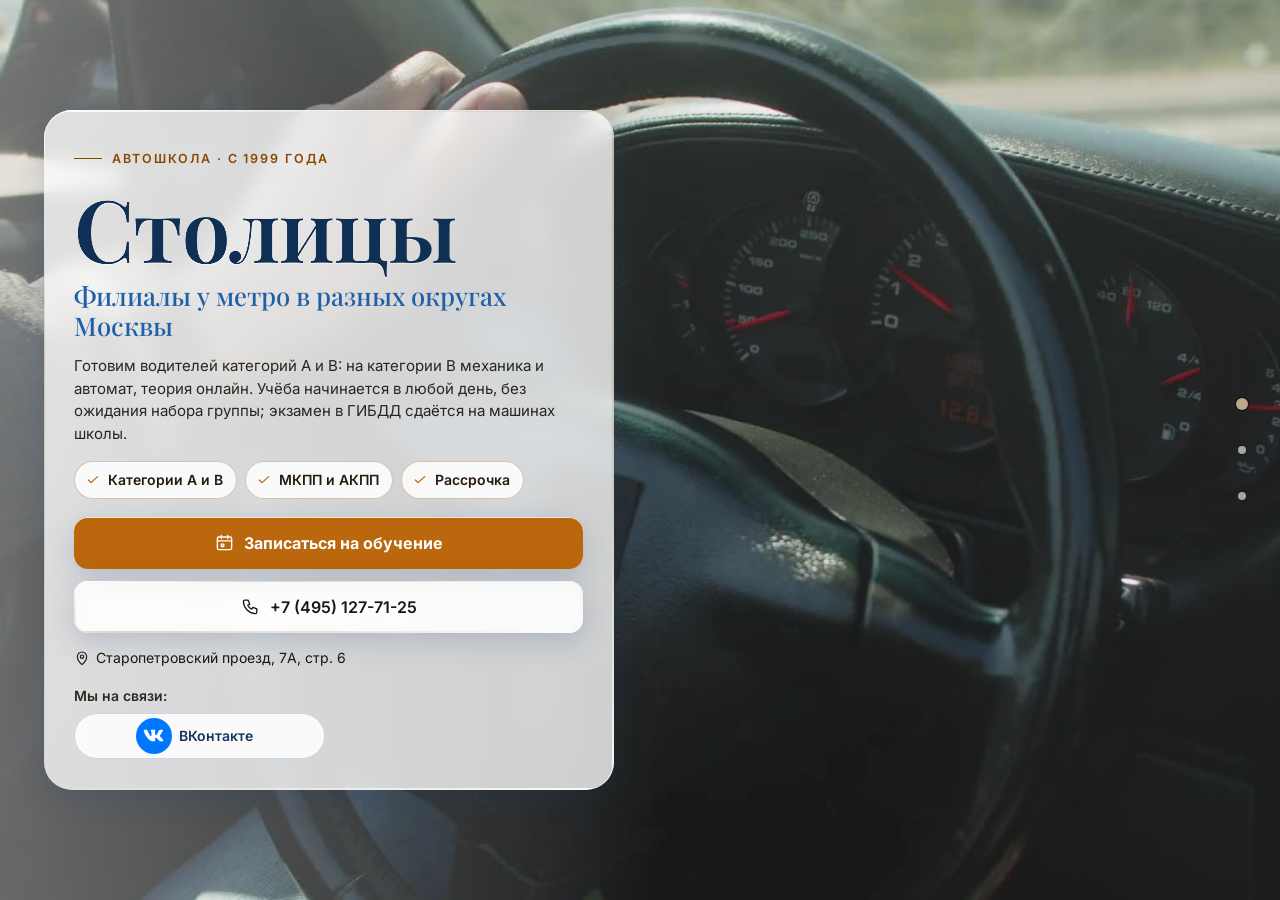
<file: index.html>
<!DOCTYPE html>
<html lang="ru" data-theme="light">
<head>
<meta charset="utf-8">
<meta name="viewport" content="width=device-width, initial-scale=1, viewport-fit=cover">
<title>Автошкола «Столицы» — права категорий A и B в Москве, от 35 900 ₽</title>
<meta name="description" content="Автошкола «Столицы» в Москве: категории A и B, механика и автомат, рассрочка от 8 900 ₽ в месяц, теория онлайн. Курс B — от 35 900 ₽. Телефон +7 (495) 127-71-25.">
<meta name="robots" content="noindex, nofollow, noarchive">
<meta name="geo.region" content="RU-SPE">
<meta name="geo.placename" content="Санкт-Петербург">
<meta name="geo.position" content="59.8944504;30.4585142">
<meta name="ICBM" content="59.8944504, 30.4585142">
<meta property="og:type" content="website">
<meta property="og:locale" content="ru_RU">
<meta property="og:site_name" content="Автошкола «Столицы»">
<meta property="og:title" content="Автошкола «Столицы» — права категорий A и B в Москве, от 35 900 ₽">
<meta property="og:description" content="Автошкола «Столицы» в Москве: категории A и B, механика и автомат, рассрочка от 8 900 ₽ в месяц, теория онлайн. Курс B — от 35 900 ₽. Телефон +7 (495) 127-71-25.">
<meta name="twitter:card" content="summary_large_image">
<meta name="twitter:title" content="Автошкола «Столицы» — права категорий A и B в Москве, от 35 900 ₽">
<meta name="twitter:description" content="Автошкола «Столицы» в Москве: категории A и B, механика и автомат, рассрочка от 8 900 ₽ в месяц, теория онлайн. Курс B — от 35 900 ₽. Телефон +7 (495) 127-71-25.">
<meta name="theme-color" content="#fef8f0">
<link rel="icon" href="data:image/svg+xml,%3Csvg%20xmlns%3D%22http%3A//www.w3.org/2000/svg%22%20viewBox%3D%220%200%2064%2064%22%3E%3Crect%20width%3D%2264%22%20height%3D%2264%22%20rx%3D%2214%22%20fill%3D%22%231f5fa8%22/%3E%3Ccircle%20cx%3D%2232%22%20cy%3D%2232%22%20r%3D%2217%22%20fill%3D%22none%22%20stroke%3D%22%23fff%22%20stroke-width%3D%225%22/%3E%3Ccircle%20cx%3D%2232%22%20cy%3D%2232%22%20r%3D%225%22%20fill%3D%22%23ffc54d%22/%3E%3C/svg%3E">
<script>document.documentElement.classList.add('js');try{var _i=parseInt(localStorage.getItem('nb_fs2'),10),_f=[1,1.15,1.3,1.5][_i];if(_f)document.documentElement.style.setProperty('--fs',_f)}catch(e){}</script>
<style id="hero-timing">:root{--hero-d:1.2s}</style>
<link rel="preload" as="image" href="img/hero-poster.jpg" fetchpriority="high">
<!-- шрифты лежат внутри сайта: Google Fonts у российской аудитории режется -->
<style>
@font-face{font-family:'Inter';font-style:normal;font-weight:400;font-display:swap;src:url(assets/fonts/inter-400-cyrillic-ext.woff2) format('woff2');unicode-range:U+0460-052F, U+1C80-1C8A, U+20B4, U+2DE0-2DFF, U+A640-A69F, U+FE2E-FE2F}
@font-face{font-family:'Inter';font-style:normal;font-weight:400;font-display:swap;src:url(assets/fonts/inter-400-cyrillic.woff2) format('woff2');unicode-range:U+0301, U+0400-045F, U+0490-0491, U+04B0-04B1, U+2116}
@font-face{font-family:'Inter';font-style:normal;font-weight:400;font-display:swap;src:url(assets/fonts/inter-400-latin-ext.woff2) format('woff2');unicode-range:U+0100-02BA, U+02BD-02C5, U+02C7-02CC, U+02CE-02D7, U+02DD-02FF, U+0304, U+0308, U+0329, U+1D00-1DBF, U+1E00-1E9F, U+1EF2-1EFF, U+2020, U+20A0-20AB, U+20AD-20C0, U+2113, U+2C60-2C7F, U+A720-A7FF}
@font-face{font-family:'Inter';font-style:normal;font-weight:400;font-display:swap;src:url(assets/fonts/inter-400-latin.woff2) format('woff2');unicode-range:U+0000-00FF, U+0131, U+0152-0153, U+02BB-02BC, U+02C6, U+02DA, U+02DC, U+0304, U+0308, U+0329, U+2000-206F, U+20AC, U+2122, U+2191, U+2193, U+2212, U+2215, U+FEFF, U+FFFD}
@font-face{font-family:'Inter';font-style:normal;font-weight:500;font-display:swap;src:url(assets/fonts/inter-500-cyrillic-ext.woff2) format('woff2');unicode-range:U+0460-052F, U+1C80-1C8A, U+20B4, U+2DE0-2DFF, U+A640-A69F, U+FE2E-FE2F}
@font-face{font-family:'Inter';font-style:normal;font-weight:500;font-display:swap;src:url(assets/fonts/inter-500-cyrillic.woff2) format('woff2');unicode-range:U+0301, U+0400-045F, U+0490-0491, U+04B0-04B1, U+2116}
@font-face{font-family:'Inter';font-style:normal;font-weight:500;font-display:swap;src:url(assets/fonts/inter-500-latin-ext.woff2) format('woff2');unicode-range:U+0100-02BA, U+02BD-02C5, U+02C7-02CC, U+02CE-02D7, U+02DD-02FF, U+0304, U+0308, U+0329, U+1D00-1DBF, U+1E00-1E9F, U+1EF2-1EFF, U+2020, U+20A0-20AB, U+20AD-20C0, U+2113, U+2C60-2C7F, U+A720-A7FF}
@font-face{font-family:'Inter';font-style:normal;font-weight:500;font-display:swap;src:url(assets/fonts/inter-500-latin.woff2) format('woff2');unicode-range:U+0000-00FF, U+0131, U+0152-0153, U+02BB-02BC, U+02C6, U+02DA, U+02DC, U+0304, U+0308, U+0329, U+2000-206F, U+20AC, U+2122, U+2191, U+2193, U+2212, U+2215, U+FEFF, U+FFFD}
@font-face{font-family:'Inter';font-style:normal;font-weight:600;font-display:swap;src:url(assets/fonts/inter-600-cyrillic-ext.woff2) format('woff2');unicode-range:U+0460-052F, U+1C80-1C8A, U+20B4, U+2DE0-2DFF, U+A640-A69F, U+FE2E-FE2F}
@font-face{font-family:'Inter';font-style:normal;font-weight:600;font-display:swap;src:url(assets/fonts/inter-600-cyrillic.woff2) format('woff2');unicode-range:U+0301, U+0400-045F, U+0490-0491, U+04B0-04B1, U+2116}
@font-face{font-family:'Inter';font-style:normal;font-weight:600;font-display:swap;src:url(assets/fonts/inter-600-latin-ext.woff2) format('woff2');unicode-range:U+0100-02BA, U+02BD-02C5, U+02C7-02CC, U+02CE-02D7, U+02DD-02FF, U+0304, U+0308, U+0329, U+1D00-1DBF, U+1E00-1E9F, U+1EF2-1EFF, U+2020, U+20A0-20AB, U+20AD-20C0, U+2113, U+2C60-2C7F, U+A720-A7FF}
@font-face{font-family:'Inter';font-style:normal;font-weight:600;font-display:swap;src:url(assets/fonts/inter-600-latin.woff2) format('woff2');unicode-range:U+0000-00FF, U+0131, U+0152-0153, U+02BB-02BC, U+02C6, U+02DA, U+02DC, U+0304, U+0308, U+0329, U+2000-206F, U+20AC, U+2122, U+2191, U+2193, U+2212, U+2215, U+FEFF, U+FFFD}
@font-face{font-family:'Inter';font-style:normal;font-weight:700;font-display:swap;src:url(assets/fonts/inter-700-cyrillic-ext.woff2) format('woff2');unicode-range:U+0460-052F, U+1C80-1C8A, U+20B4, U+2DE0-2DFF, U+A640-A69F, U+FE2E-FE2F}
@font-face{font-family:'Inter';font-style:normal;font-weight:700;font-display:swap;src:url(assets/fonts/inter-700-cyrillic.woff2) format('woff2');unicode-range:U+0301, U+0400-045F, U+0490-0491, U+04B0-04B1, U+2116}
@font-face{font-family:'Inter';font-style:normal;font-weight:700;font-display:swap;src:url(assets/fonts/inter-700-latin-ext.woff2) format('woff2');unicode-range:U+0100-02BA, U+02BD-02C5, U+02C7-02CC, U+02CE-02D7, U+02DD-02FF, U+0304, U+0308, U+0329, U+1D00-1DBF, U+1E00-1E9F, U+1EF2-1EFF, U+2020, U+20A0-20AB, U+20AD-20C0, U+2113, U+2C60-2C7F, U+A720-A7FF}
@font-face{font-family:'Inter';font-style:normal;font-weight:700;font-display:swap;src:url(assets/fonts/inter-700-latin.woff2) format('woff2');unicode-range:U+0000-00FF, U+0131, U+0152-0153, U+02BB-02BC, U+02C6, U+02DA, U+02DC, U+0304, U+0308, U+0329, U+2000-206F, U+20AC, U+2122, U+2191, U+2193, U+2212, U+2215, U+FEFF, U+FFFD}
@font-face{font-family:'Playfair Display';font-style:normal;font-weight:500;font-display:swap;src:url(assets/fonts/playfair-display-500-cyrillic.woff2) format('woff2');unicode-range:U+0301, U+0400-045F, U+0490-0491, U+04B0-04B1, U+2116}
@font-face{font-family:'Playfair Display';font-style:normal;font-weight:500;font-display:swap;src:url(assets/fonts/playfair-display-500-latin-ext.woff2) format('woff2');unicode-range:U+0100-02BA, U+02BD-02C5, U+02C7-02CC, U+02CE-02D7, U+02DD-02FF, U+0304, U+0308, U+0329, U+1D00-1DBF, U+1E00-1E9F, U+1EF2-1EFF, U+2020, U+20A0-20AB, U+20AD-20C0, U+2113, U+2C60-2C7F, U+A720-A7FF}
@font-face{font-family:'Playfair Display';font-style:normal;font-weight:500;font-display:swap;src:url(assets/fonts/playfair-display-500-latin.woff2) format('woff2');unicode-range:U+0000-00FF, U+0131, U+0152-0153, U+02BB-02BC, U+02C6, U+02DA, U+02DC, U+0304, U+0308, U+0329, U+2000-206F, U+20AC, U+2122, U+2191, U+2193, U+2212, U+2215, U+FEFF, U+FFFD}
@font-face{font-family:'Playfair Display';font-style:normal;font-weight:600;font-display:swap;src:url(assets/fonts/playfair-display-600-cyrillic.woff2) format('woff2');unicode-range:U+0301, U+0400-045F, U+0490-0491, U+04B0-04B1, U+2116}
@font-face{font-family:'Playfair Display';font-style:normal;font-weight:600;font-display:swap;src:url(assets/fonts/playfair-display-600-latin-ext.woff2) format('woff2');unicode-range:U+0100-02BA, U+02BD-02C5, U+02C7-02CC, U+02CE-02D7, U+02DD-02FF, U+0304, U+0308, U+0329, U+1D00-1DBF, U+1E00-1E9F, U+1EF2-1EFF, U+2020, U+20A0-20AB, U+20AD-20C0, U+2113, U+2C60-2C7F, U+A720-A7FF}
@font-face{font-family:'Playfair Display';font-style:normal;font-weight:600;font-display:swap;src:url(assets/fonts/playfair-display-600-latin.woff2) format('woff2');unicode-range:U+0000-00FF, U+0131, U+0152-0153, U+02BB-02BC, U+02C6, U+02DA, U+02DC, U+0304, U+0308, U+0329, U+2000-206F, U+20AC, U+2122, U+2191, U+2193, U+2212, U+2215, U+FEFF, U+FFFD}
/* ===== Notary site — generator stylesheet (light warm base, dark theme by toggle) ===== */
:root{
  --p100:#665230; --p90:#97825e; --p80:#bba887; --p70:#c2b9a9; --p50:#dad5ce; --p40:#e0dedb;
  --p30:#eeece9; --p20:#f1f1f0; --p10:#f8f8f8; --n100:#0e0f11; --n90:#3c404b; --n10:#fff;

  --bg:var(--p10); --bg2:var(--p20); --bg3:var(--p30); --card:var(--n10); --text:var(--n100); --muted:var(--n90);
  --line:var(--p50); --line2:var(--p40); --accent:var(--p90); --accent-d:var(--p100); --accent-l:var(--p80); --accent-soft:var(--p30);
  --on-accent:#fff; --shadow:0 1px 10px rgba(51,51,51,.10); --shadow-lg:0 12px 40px rgba(30,24,10,.14);
  --hero-ov1:rgba(14,15,17,.72); --hero-ov2:rgba(14,15,17,.30); --sec-ov:rgba(248,248,248,.72);
  --ok:#2e8b57; --bad:#b4453b;
  /* те же цвета составляющими: rgba() понимают все браузеры, color-mix() — нет */
  --bg-rgb:248,248,248; --card-rgb:255,255,255; --accent-rgb:151,130,94; --ok-rgb:46,139,87;

  --zc:var(--fs); --fs:1; --vwu:calc(1vw / var(--fs)); --vhu:calc(1vh / var(--fs));   /* масштаб текста (А−/А+) и «честные» vw/vh под ним */
  --hdr-h:68px; --bar-h:70px; --vh:calc(100*var(--vhu)); --gap:24px; --radius:14px; --radius-s:10px;
  --font:"Inter",Tahoma,Arial,sans-serif; --serif:"Playfair Display",Georgia,"Times New Roman",serif;
  --ease:cubic-bezier(.65,.05,.36,1); --speed:520ms;
}
html[data-theme="dark"]{
  --bg:#17150f; --bg2:#1d1a13; --bg3:#252117; --card:#221e15; --text:#f1ebdf; --muted:#b9ae98;
  --line:#3a3325; --line2:#2f2a1e; --accent:#c9b17f; --accent-d:#e0cf9f; --accent-l:#8d7b58; --accent-soft:#2a251a;
  --on-accent:#17150f; --shadow:0 1px 12px rgba(0,0,0,.45); --shadow-lg:0 14px 40px rgba(0,0,0,.55);
  --hero-ov1:rgba(10,9,6,.80); --hero-ov2:rgba(10,9,6,.40); --sec-ov:rgba(16,15,12,.76);
  --bg-rgb:23,21,15; --card-rgb:34,30,21; --accent-rgb:201,177,127;
}

*,*::before,*::after{box-sizing:border-box}
/* А−/А+: весь сайт — шапка, плашки, меню, формы, окна — растёт пропорционально, как при увеличении масштаба в браузере */
html{-webkit-text-size-adjust:100%;scroll-behavior:auto;zoom:var(--fs,1)}
html,body{height:100%;margin:0;overflow:hidden;background:var(--bg);color:var(--text);
  font-family:var(--font);font-size:16px;line-height:1.55;-webkit-font-smoothing:antialiased}
body{overscroll-behavior:none;position:relative}
a{color:inherit;text-decoration:none}
img{display:block;max-width:100%}
button{font:inherit;color:inherit;background:none;border:0;padding:0;cursor:pointer}
input,select,textarea{font:inherit;color:inherit}
h1,h2,h3,h4,p{margin:0}
ul{margin:0;padding:0;list-style:none}
svg{display:block}
.ico{width:22px;height:22px;stroke:currentColor;fill:none;stroke-width:1.7;stroke-linecap:round;stroke-linejoin:round;flex:none}
.vh{position:absolute!important;width:1px;height:1px;overflow:hidden;clip:rect(0 0 0 0);white-space:nowrap}

/* ---------- typography helpers ---------- */
.kicker{display:inline-flex;align-items:center;gap:10px;font-size:13px;font-weight:600;letter-spacing:.14em;text-transform:uppercase;color:var(--accent)}
.kicker::before{content:"";width:28px;height:1px;background:var(--accent)}
.h2{font-size:clamp(26px,calc(3.2*var(--vwu,1vw)),40px);font-weight:600;letter-spacing:-.02em;line-height:1.12;margin-top:10px}
.lead{color:var(--muted);font-size:17px;max-width:640px;margin-top:12px}
.sec-head{margin-bottom:28px}
#contacts .sec-head{margin-bottom:18px}

/* ---------- buttons ---------- */
.btn{display:inline-flex;align-items:center;justify-content:center;gap:10px;min-height:48px;padding:0 22px;border-radius:999px;
  font-weight:600;font-size:15px;line-height:1;border:1.5px solid transparent;transition:background .25s,color .25s,border-color .25s,transform .2s,box-shadow .25s;white-space:nowrap}
.btn:active{transform:translateY(1px)}
.btn-primary{background:var(--accent-d);color:var(--on-accent);border-color:var(--accent-d)}
.btn-primary:hover{background:var(--accent);border-color:var(--accent);color:#fff}
html[data-theme="dark"] .btn-primary:hover{color:#17150f}
.btn-ghost{border-color:var(--line);color:var(--text);background:var(--card)}
.btn-ghost:hover{border-color:var(--accent);color:var(--accent-d)}
.btn-light{background:rgba(255,255,255,.14);color:#fff;border-color:rgba(255,255,255,.55);backdrop-filter:blur(6px)}
.btn-light:hover{background:#fff;color:var(--n100)}
.btn-white{background:#fff;color:var(--n100);border-color:#fff}
.btn-white:hover{background:var(--p30);border-color:var(--p30)}
.btn .ico{width:18px;height:18px}
.btn-sm{min-height:44px;padding:0 16px;font-size:14px}

/* ---------- header ---------- */
.hdr{position:fixed;top:0;left:0;right:0;height:var(--hdr-h);z-index:200;display:flex;align-items:center;
  zoom:calc(1 / var(--zc,1)); --vwu:1vw; --vhu:1vh;   /* А−/А+ шапку не трогают: она всегда как при 100 % (страница в zoom, шапка — встречный zoom) */
  background:rgba(var(--bg-rgb),.88);backdrop-filter:blur(12px);-webkit-backdrop-filter:blur(12px);
  border-bottom:1px solid var(--line2);transition:background .3s}
.hdr-in{width:100%;max-width:1280px;margin:0 auto;padding:0 28px;display:flex;align-items:center;gap:24px}
.brand{display:flex;align-items:center;gap:12px;min-width:0;min-height:44px}
.mono-img{object-fit:contain;background:#fff;padding:2px;box-sizing:border-box}
.mono{width:42px;height:42px;border-radius:12px;background:var(--accent-d);color:var(--on-accent);display:grid;place-items:center;
  font-family:var(--serif);font-size:20px;font-weight:600;flex:none;letter-spacing:.02em}
.brand-t{display:flex;flex-direction:column;line-height:1.15;min-width:0}
.brand-n{font-weight:600;font-size:15px;white-space:nowrap;overflow:hidden;text-overflow:ellipsis}
.brand-s{font-size:13px;color:var(--muted);white-space:nowrap;overflow:hidden;text-overflow:ellipsis}
.nav{display:flex;align-items:center;gap:4px;margin-left:auto}
.nav > li{position:relative}
.nav-a{display:inline-flex;align-items:center;gap:6px;min-height:44px;padding:10px 12px;border-radius:8px;font-size:14px;font-weight:500;color:var(--text);opacity:.8;transition:opacity .2s,background .2s}
.nav-a:hover,.nav-a.cur,.nav > li.open > .nav-a{opacity:1;background:var(--bg3)}
.nav-a .chev{width:14px;height:14px;transition:transform .25s}
.nav > li.open > .nav-a .chev{transform:rotate(180deg)}
.hdr-tools{display:flex;align-items:center;gap:6px;margin-left:8px}
.tool{width:44px;height:44px;border-radius:10px;display:grid;place-items:center;color:var(--text);opacity:.8;transition:background .2s,opacity .2s}
.tool:hover{background:var(--bg3);opacity:1}
.tool .ico{width:20px;height:20px}
.tool-lang{width:auto;padding:0 10px;gap:6px;font-size:13px;font-weight:600;letter-spacing:.04em;display:flex;align-items:center}
.lang-wrap{position:relative}
.lang-dd{position:absolute;right:0;top:calc(100% + 8px);background:var(--card);border:1px solid var(--line);border-radius:12px;box-shadow:var(--shadow-lg);
  padding:6px;min-width:190px;display:none;z-index:210}
.lang-wrap.open .lang-dd{display:block}
.lang-dd button,.lang-dd a{display:flex;width:100%;align-items:center;gap:10px;min-height:44px;padding:9px 12px;border-radius:8px;font-size:14px;text-align:left}
.lang-dd button:hover,.lang-dd a:hover{background:var(--bg3)}
.lang-dd button.cur,.lang-dd a.cur{color:var(--accent-d);font-weight:600}
.lang-dd b{font-size:13px;letter-spacing:.08em;width:26px;color:var(--muted)}
.hdr-book{margin-left:4px}
.burger{display:none}
.moon,.sun{display:none}
html[data-theme="dark"] .sun{display:block}
html:not([data-theme="dark"]) .moon{display:block}

/* mega menu */
.mega{position:absolute;left:50%;top:calc(100% + 10px);transform:translateX(-50%);width:min(980px,calc(calc(100*var(--vwu,1vw)) - 40px));
  background:var(--card);border:1px solid var(--line);border-radius:16px;box-shadow:var(--shadow-lg);padding:20px;display:none;z-index:210}
.nav > li.open > .mega{display:block}
.mega-head{display:flex;justify-content:space-between;align-items:baseline;gap:16px;padding:0 6px 14px;border-bottom:1px solid var(--line2);margin-bottom:12px}
.mega-head b{font-size:14px}
.mega-head span{font-size:13px;color:var(--muted)}
.mega-grid{display:grid;grid-template-columns:repeat(2,1fr);gap:4px}
.mega-it{display:flex;gap:12px;align-items:flex-start;padding:10px 12px;border-radius:10px;text-align:left;width:100%;transition:background .2s}
.mega-it:hover{background:var(--bg3)}
.mega-it .cic{width:38px;height:38px;border-radius:10px;background:var(--accent-soft);color:var(--accent-d);display:grid;place-items:center;flex:none}
.mega-it .cic .ico{width:20px;height:20px}
.mega-it b{display:block;font-size:14px;font-weight:600}
.mega-it small{display:block;font-size:13px;color:var(--muted);line-height:1.35;margin-top:2px}
.mega-it em{font-style:normal;font-size:13px;color:var(--accent);margin-top:3px;display:block}

/* mobile menu */
.mmenu{position:fixed;top:calc(var(--hdr-h) / var(--zc,1));left:0;right:0;bottom:var(--bar-h);z-index:190;background:var(--bg);overflow-y:auto;padding:14px 18px 30px;display:none}
.mmenu.open{display:block}
.mmenu a,.mmenu .macc > button{display:flex;align-items:center;justify-content:space-between;width:100%;padding:14px 6px;border-bottom:1px solid var(--line2);font-size:17px;font-weight:500;text-align:left}
.mmenu .macc > button .chev{width:18px;height:18px;transition:transform .25s}
.mmenu .macc.open > button .chev{transform:rotate(180deg)}
.mmenu .macc-list{display:none;padding:4px 0 8px}
.mmenu .macc.open .macc-list{display:block}
.mmenu .macc-list button{display:flex;align-items:center;gap:12px;width:100%;padding:11px 8px;border-radius:10px;text-align:left;font-size:15px}
.mmenu .macc-list button:hover{background:var(--bg3)}
.mmenu .macc-list .cic{width:32px;height:32px;border-radius:8px;background:var(--accent-soft);color:var(--accent-d);display:grid;place-items:center;flex:none}
.mmenu .macc-list .cic .ico{width:17px;height:17px}
.mmenu-foot{display:flex;flex-wrap:wrap;gap:8px;margin-top:18px}
.mmenu-foot .btn{flex:1}

/* ---------- full-page scroller ---------- */
.fp{position:relative;width:100%;height:var(--vh);overflow:hidden}
.fp-track{will-change:transform;transition:transform var(--speed) var(--ease)}
.fp-track.no-anim{transition:none}
.sec{position:relative;height:var(--vh);width:100%;overflow:hidden}
.sec-scroll{height:100%;overflow-y:auto;overflow-x:hidden;display:flex;flex-direction:column;
  padding:calc(var(--hdr-h) / var(--zc,1) + 20px) 28px calc(var(--bar-h) + 96px);-webkit-overflow-scrolling:touch;scrollbar-width:thin;scrollbar-color:var(--line) transparent}
.wrap{margin:auto;width:100%;max-width:1180px}
.sec-alt{background:var(--bg2)}

/* reveal animation */
.rv{opacity:0;transform:translateY(18px);transition:opacity .7s ease,transform .7s ease;transition-delay:calc(var(--i,0) * 90ms)}
.sec.active .rv{opacity:1;transform:none}

/* side dots */
.dots{position:fixed;right:16px;top:50%;transform:translateY(-50%);z-index:150;display:flex;flex-direction:column;gap:2px}
.dots button{position:relative;width:44px;height:44px;display:grid;place-items:center}
.dots button::after{content:"";width:8px;height:8px;border-radius:50%;background:var(--muted);opacity:.45;transition:transform .25s,opacity .25s,background .25s}
.dots button:hover::after{opacity:.9}
.dots button.cur::after{background:var(--accent);opacity:1;transform:scale(1.5)}
.dots button span{position:absolute;right:32px;top:50%;transform:translateY(-50%) translateX(6px);background:var(--n100);color:#fff;font-size:13px;
  padding:5px 10px;border-radius:6px;white-space:nowrap;opacity:0;pointer-events:none;transition:opacity .2s,transform .2s}
.dots button:hover span{opacity:1;transform:translateY(-50%)}
.sec-hero ~ .dots{color:#fff}
body[data-sec="0"] .dots button::after{background:#fff}
body[data-sec="0"] .dots button.cur::after{background:var(--p80)}

.sec:not(.sec-hero) .sec-scroll{position:relative;z-index:1}

.status{display:inline-flex;align-items:center;gap:8px;padding:8px 14px 8px 10px;border-radius:999px;background:rgba(255,255,255,.12);border:1px solid rgba(255,255,255,.28);font-size:13px;backdrop-filter:blur(6px)}
.status i{width:9px;height:9px;border-radius:50%;background:#7bd389;box-shadow:0 0 0 3px rgba(123,211,137,.28)}
.status.closed i{background:#f08a7e;box-shadow:0 0 0 3px rgba(240,138,126,.28)}
.status.soon i{background:#f0c674;box-shadow:0 0 0 3px rgba(240,198,116,.28)}
.status span{opacity:.85}
.addr-link{display:inline-flex;align-items:center;gap:6px;border-bottom:1px solid currentColor;padding:13px 0 14px;margin:-13px 0 -14px;transition:color .2s}
.addr-link:hover{color:var(--accent)}
.addr-link .ico{width:16px;height:16px}

/* ---------- services ---------- */
.svc-grid{display:grid;grid-template-columns:repeat(5,1fr);gap:14px}
.svc{display:flex;flex-direction:column;align-items:flex-start;gap:10px;padding:18px 16px 16px;border-radius:var(--radius);background:var(--card);border:1px solid var(--line2);
  text-align:left;min-height:170px;transition:transform .25s,box-shadow .25s,border-color .25s;position:relative}
.svc:hover{transform:translateY(-3px);box-shadow:var(--shadow-lg);border-color:var(--accent-l)}
.svc .cic{width:44px;height:44px;border-radius:12px;background:var(--accent-soft);color:var(--accent-d);display:grid;place-items:center}
.svc b{font-size:15px;font-weight:600;line-height:1.3}
.svc small{font-size:13px;color:var(--muted);line-height:1.35}
.svc em{font-style:normal;font-size:13px;color:var(--accent);margin-top:auto;padding-top:6px;display:inline-flex;align-items:center;gap:4px}
.svc em .ico{width:12px;height:12px}

/* ---------- about ---------- */
.about{display:grid;grid-template-columns:1.15fr .85fr;gap:48px;align-items:start}
.about-txt p{color:var(--muted);margin-top:14px;font-size:16px}
.about-txt p:first-of-type{color:var(--text)}
.quote{margin-top:22px;padding:16px 20px;border-left:3px solid var(--accent);background:var(--card);border-radius:0 12px 12px 0;font-family:var(--serif);font-size:18px;line-height:1.45;color:var(--text)}
.creds{display:grid;gap:10px}
.cred{display:flex;gap:14px;align-items:center;padding:14px 16px;border-radius:12px;background:var(--card);border:1px solid var(--line2)}
.cred .cic{width:40px;height:40px;border-radius:10px;background:var(--accent-soft);color:var(--accent-d);display:grid;place-items:center;flex:none}
.cred .cic .ico{width:20px;height:20px}
.cred small{display:block;font-size:13px;color:var(--muted);text-transform:uppercase;letter-spacing:.06em}
.cred b{display:block;font-size:15px;font-weight:600;line-height:1.3}
.chips{display:flex;flex-wrap:wrap;gap:8px;margin-top:16px}
.chips li{padding:8px 14px;border-radius:999px;border:1px solid var(--accent-l);color:var(--accent-d);font-size:13.5px;font-weight:500;background:var(--card)}
.strong-lbl{margin-top:22px;font-size:13px;text-transform:uppercase;letter-spacing:.1em;color:var(--muted)}

/* ---------- how ---------- */
.steps{display:grid;grid-template-columns:repeat(5,1fr);gap:16px;position:relative;margin-top:14px}
.steps::before{content:"";position:absolute;left:8%;right:8%;top:30px;height:1px;background:var(--line)}
.step{position:relative;padding:0 8px}
.step-n{width:60px;height:60px;border-radius:50%;background:var(--card);border:1.5px solid var(--accent-l);color:var(--accent-d);display:grid;place-items:center;
  font-family:var(--serif);font-size:24px;font-weight:600;position:relative;z-index:1;transition:background .4s,color .4s}
.sec.active .step-n{animation:pop .6s var(--ease) both;animation-delay:calc(var(--i) * 140ms + 150ms)}
@keyframes pop{0%{transform:scale(.6);opacity:0}60%{transform:scale(1.08);opacity:1}100%{transform:scale(1)}}
.step b{display:block;margin-top:16px;font-size:17px;font-weight:600}
.step p{color:var(--muted);font-size:14.5px;margin-top:6px}

/* ---------- reviews ---------- */
.reviews{display:grid;grid-template-columns:300px 1fr;gap:28px;align-items:start}
.rsum{background:var(--card);border:1px solid var(--line2);border-radius:var(--radius);padding:26px 24px;text-align:center}
.rsum .big{font-family:var(--serif);font-size:64px;line-height:1;font-weight:500;color:var(--accent-d)}
.stars{display:inline-flex;gap:3px;--fill:100%}
.stars svg{width:20px;height:20px}
.stars .st{fill:var(--line);stroke:none}
.stars .st.on{fill:#e7b73b}
.stars .st.half{fill:url(#halfgrad)}
.rsum .stars{margin-top:8px}
.rsum p{color:var(--muted);font-size:13.5px;margin-top:10px;line-height:1.4}
.rsum .btn{margin-top:16px;width:100%}
.rsum .gis{display:block;margin:10px 0 -14px;padding:14px 0;font-size:13px;color:var(--accent-d);text-decoration:underline;text-underline-offset:3px}
.rgrid{display:grid;grid-template-columns:repeat(2,1fr);gap:14px}
.rev{background:var(--card);border:1px solid var(--line2);border-radius:var(--radius);padding:20px;display:flex;flex-direction:column;gap:10px}
.rev .stars svg{width:15px;height:15px}
.rev p{font-size:14.5px;line-height:1.5;flex:1}
.rev p::before{content:"“";font-family:var(--serif);color:var(--accent);font-size:22px;line-height:0;margin-right:4px;vertical-align:-6px}
.rev-meta{display:flex;flex-wrap:wrap;justify-content:space-between;gap:4px 10px;align-items:baseline;font-size:13px;color:var(--muted)}
.rev-meta b{color:var(--text);font-weight:600}
.rev-src{display:inline-flex;align-items:center;gap:5px;white-space:nowrap;margin-left:auto}
.rev-src i{width:6px;height:6px;border-radius:50%;background:var(--accent)}
.rev-sample{color:var(--muted);font-style:italic;opacity:.85}
.rev-real{color:var(--accent-d);font-weight:600}
.rev-real i{background:var(--ok)}
.rev-is-real{border-color:var(--accent-l)}
.demo-note{margin-top:14px;max-width:760px;font-size:13.5px;line-height:1.45;color:var(--muted);background:var(--accent-soft);
  border-left:3px solid var(--accent);border-radius:0 8px 8px 0;padding:8px 12px}
.rnote{margin-top:14px;font-size:13px;color:var(--muted)}

/* ---------- faq ---------- */
.faq{display:grid;grid-template-columns:1fr 1fr;gap:0 32px;align-items:start}
.faq-col{display:flex;flex-direction:column}
.fq{border-bottom:1px solid var(--line)}
.fq > button{display:flex;width:100%;align-items:center;justify-content:space-between;gap:16px;min-height:44px;padding:16px 4px;text-align:left;font-weight:600;font-size:15.5px;line-height:1.35}
.fq > button .pl{width:26px;height:26px;border-radius:50%;border:1px solid var(--line);display:grid;place-items:center;flex:none;color:var(--accent-d);transition:transform .3s,background .3s}
.fq > button .pl .ico{width:14px;height:14px}
.fq.open > button .pl{transform:rotate(45deg);background:var(--accent-soft)}
.fq-a{display:grid;grid-template-rows:0fr;transition:grid-template-rows .35s var(--ease)}
.fq.open .fq-a{grid-template-rows:1fr}
.fq-a > div{overflow:hidden}
.fq-a p{color:var(--muted);font-size:14.5px;padding:0 4px 16px;line-height:1.55}
.fq-a .faq-note{font-size:13px;color:var(--accent-d);padding-bottom:6px}
.fq-a .faq-note:empty{display:none}

/* ---------- contacts ---------- */
.contacts{display:grid;grid-template-columns:1fr 1.05fr 1fr;gap:18px;align-items:stretch}
.contacts .cbox{padding:16px 18px}
.cbox{background:var(--card);border:1px solid var(--line2);border-radius:var(--radius);padding:20px}
.cl{display:grid;gap:12px}
.cl li{display:flex;gap:12px;align-items:flex-start}
.cl .cic{width:36px;height:36px;border-radius:10px;background:var(--accent-soft);color:var(--accent-d);display:grid;place-items:center;flex:none}
.cl .cic .ico{width:18px;height:18px}
.cl small{display:block;font-size:13px;color:var(--muted);text-transform:uppercase;letter-spacing:.06em}
.cl b{display:block;font-weight:500;font-size:15px;line-height:1.4}
.cl a.tel,.cl a.mail{display:block;padding:14px 0;margin:-14px 0}
.cl a.tel:hover,.cl a.mail:hover{color:var(--accent-d)}
.hours-link{display:inline-block;font-size:13px;color:var(--accent-d);text-decoration:underline;text-underline-offset:3px;padding:14px 0;margin:-14px 0}
.cl .msgs{display:flex;gap:8px;margin-top:4px;flex-wrap:wrap}
.cl .msgs a{display:inline-flex;align-items:center;gap:6px;padding:6px 10px;border-radius:8px;border:1px solid var(--line);font-size:13px;min-height:44px}
.cl .msgs a .ico{width:16px;height:16px}
.mapbox{display:flex;flex-direction:column;gap:12px;padding:12px}
.map{flex:1;min-height:280px;border-radius:10px;overflow:hidden;border:1px solid var(--line);background:var(--bg3);position:relative}
.map iframe{width:100%;height:100%;border:0;position:absolute;inset:0}
.map-actions{display:flex;gap:8px;flex-wrap:wrap}
.map-actions .btn{flex:1;min-height:44px;font-size:14px;padding:0 12px}

/* form */
.form h3{font-size:19px;font-weight:600}
.form .fdesc{color:var(--muted);font-size:13.5px;margin-top:6px}
.fg{display:grid;gap:8px;margin-top:12px}
.f2{display:grid;grid-template-columns:1fr 1fr;gap:10px}
.fld{display:flex;flex-direction:column;gap:4px}
.fld label{font-size:13px;color:var(--muted);font-weight:500}
.fld input,.fld select,.fld textarea{width:100%;background:var(--bg);border:1px solid var(--line);border-radius:10px;padding:8px 12px;font-size:14px;transition:border-color .2s,box-shadow .2s;min-height:44px}
.fld textarea{min-height:48px;resize:vertical}
.fld input:focus,.fld select:focus,.fld textarea:focus{outline:0;border-color:var(--accent);box-shadow:0 0 0 3px rgba(var(--accent-rgb),.22)}
.fld.err input,.fld.err select{border-color:var(--bad)}
.ferr{font-size:13px;color:var(--bad);display:none}
.fld.err .ferr{display:block}
.fnote{font-size:13px;color:var(--muted);margin-top:8px;line-height:1.4}
.fok{display:none;margin-top:10px;padding:10px 12px;border-radius:10px;background:rgba(var(--ok-rgb),.12);color:var(--ok);font-size:13.5px}
.fok.show{display:block}

.foot{margin-top:18px;padding-top:12px;padding-left:250px;flex-wrap:nowrap;align-items:flex-start;border-top:1px solid var(--line2);display:flex;justify-content:space-between;gap:16px;flex-wrap:wrap;font-size:13px;color:var(--muted)}
.foot p{max-width:none}
.foot .fl{white-space:nowrap;flex:none}
.foot .fl a{margin-left:14px;padding:14px 0;margin-top:-14px;margin-bottom:-14px;display:inline-block;min-width:44px;text-align:center;text-decoration:underline;text-underline-offset:3px}

/* ---------- bottom bar ---------- */
.bar{position:fixed;inset:auto 0 0;z-index:300;background:var(--card);box-shadow:0 -1px 10px rgba(51,51,51,.1);border-top:1px solid var(--line2);
  padding:6px 0;padding-bottom:calc(6px + env(safe-area-inset-bottom,0px))}
.bar-in{display:flex;justify-content:space-around;align-items:center;max-width:1080px;margin:0 auto}
.bi{display:flex;flex-direction:column;align-items:center;gap:5px;padding:8px 24px;border-radius:10px;font-size:13.5px;line-height:1;color:var(--text);opacity:.65;
  transition:opacity .3s,background .3s,color .3s;flex:1;max-width:190px;min-width:0}
.bi span{white-space:nowrap;max-width:100%;overflow:hidden;text-overflow:ellipsis}
.bi .ico{width:24px;height:24px}
.bi:hover{opacity:1;background:var(--bg3)}
.bi.cur{opacity:1;color:var(--accent-d)}


/* ---------- modals ---------- */
.modal{position:fixed;inset:0;z-index:400;background:rgba(14,15,17,.62);display:none;align-items:center;justify-content:center;padding:20px}
.modal.open{display:flex}
.mbox{background:var(--card);color:var(--text);border-radius:18px;width:100%;max-width:560px;max-height:min(calc(86*var(--vhu,1vh)),860px);overflow:auto;padding:26px 26px 22px;position:relative;box-shadow:var(--shadow-lg);
  animation:mup .3s var(--ease)}
@keyframes mup{from{opacity:0;transform:translateY(16px) scale(.98)}to{opacity:1;transform:none}}
.mbox-lg{max-width:760px}
.mclose{position:absolute;top:12px;right:12px;width:44px;height:44px;border-radius:50%;display:grid;place-items:center;color:var(--muted)}
.mclose:hover{background:var(--bg3);color:var(--text)}
.mbox h3{font-size:22px;font-weight:600;padding-right:36px}
.mbox .msub{color:var(--muted);font-size:14px;margin-top:4px}
.hours-t{width:100%;border-collapse:collapse;margin-top:16px;font-size:15px}
.hours-t td{padding:9px 6px;border-bottom:1px solid var(--line2)}
.hours-t td:last-child{text-align:right;font-weight:500;white-space:nowrap}
.hours-t tr.today td{color:var(--accent-d);font-weight:600}
.hours-t tr.today td:first-child::after{content:" · " attr(data-today);font-weight:400;font-size:13px;color:var(--muted)}
.hours-t tr.off td:last-child{color:var(--muted);font-weight:400}
.mnote{margin-top:14px;padding:12px 14px;border-radius:10px;background:var(--bg2);font-size:13.5px;color:var(--muted)}
.mnote b{display:block;color:var(--text);margin-bottom:3px;font-size:13px}
.mcontacts{display:flex;flex-wrap:wrap;gap:8px;margin-top:14px}
.mcontacts a{display:inline-flex;align-items:center;gap:7px;min-height:44px;padding:9px 13px;border-radius:10px;border:1px solid var(--line);font-size:13.5px}
.mcontacts a .ico{width:16px;height:16px}
.mcontacts a:hover{border-color:var(--accent)}
/* способы записи: позвонить, написать на почту, заказать обратный звонок */
.bk-opts{display:grid;gap:10px;margin-top:14px}
.bk-opt{display:flex;align-items:center;gap:14px;min-height:60px;padding:10px 16px;border-radius:14px;border:1px solid var(--line);background:var(--bg3);color:var(--text);font-size:16px;font-weight:600;text-align:left;text-decoration:none;transition:border-color .2s,background .2s}
.bk-opt:hover{border-color:var(--accent);background:var(--accent-soft)}
.bk-opt .ico{width:24px;height:24px;color:var(--accent-d);flex:none}
.bk-opt small{display:block;font-weight:400;font-size:13px;color:var(--muted);margin-top:1px}
.mbox-book{max-width:440px}
/* оплата значками, подпись у общего телефона */
.pay-pills{display:flex;flex-wrap:wrap;gap:6px;margin-top:5px}
.pay-pill{display:inline-flex;align-items:center;gap:6px;padding:4px 11px 4px 9px;border-radius:999px;border:1px solid var(--line);background:var(--bg3);font-size:13px;font-weight:600;line-height:1.3;white-space:nowrap}
.pay-pill .ico{width:15px;height:15px;color:var(--accent-d)}
.pay-pill.pay-logo{background:#fff;border-color:rgba(0,0,0,.12);padding:3px 11px;min-height:28px}
.pay-pill.pay-logo img{display:block;height:17px;width:auto}
.pay-pill.pay-logo img[src$="sbp.svg"]{height:20px}

.brand-t{display:flex;flex-direction:column;justify-content:center;gap:2px;line-height:1.1;min-width:0}
.brand-s{display:block;font-size:10.5px;font-weight:600;letter-spacing:.16em;text-transform:uppercase;color:var(--muted);white-space:nowrap;overflow:visible;text-overflow:clip}
.brand-n{font-size:16px;font-weight:600;white-space:nowrap;overflow:visible;text-overflow:clip}
.nav-a{white-space:nowrap}
#navServices{position:static}
.mega{max-height:calc(calc(100*var(--vhu,1vh)) - var(--hdr-h) - 24px);overflow-y:auto;top:calc(100% + 6px);width:min(980px,calc(calc(100*var(--vwu,1vw)) - 32px))}
@media screen and (max-width:760px){.mega-grid{grid-template-columns:1fr}}
@media screen and (max-width:479px){.brand-t{display:flex}.brand-s{font-size:9px;letter-spacing:.14em}.brand-n{font-size:12.5px;white-space:normal;line-height:1.12}}
.bk-inline{grid-template-columns:repeat(3,1fr);gap:8px}
.bk-inline .bk-opt{flex-direction:column;justify-content:center;gap:5px;min-height:76px;padding:9px 6px;font-size:13.5px;text-align:center;line-height:1.2}
.bk-inline .bk-opt .ico{width:22px;height:22px}
.bk-inline .bk-opt small{display:none}
/* services modal */
.svc-list{margin-top:16px;display:grid;grid-template-columns:1fr 1fr;gap:6px}
.svc-list button{display:flex;gap:10px;align-items:center;width:100%;min-height:44px;text-align:left;padding:10px 12px;border-radius:10px;font-size:14px;line-height:1.35;border:1px solid var(--line2);background:var(--bg)}
.svc-list button:hover{border-color:var(--accent);background:var(--accent-soft)}
.svc-list button .ico{width:16px;height:16px;color:var(--accent);margin-top:2px}
.mhint{font-size:13px;color:var(--muted);margin-top:12px}
.mhead{display:flex;gap:14px;align-items:center;padding-right:36px}
.mhead .cic{width:48px;height:48px;border-radius:12px;background:var(--accent-soft);color:var(--accent-d);display:grid;place-items:center;flex:none}

/* ---------- responsive ---------- */
@media (max-width:1200px){
  .svc-grid{grid-template-columns:repeat(5,1fr)}
  .svc{min-height:160px;padding:14px}
  .svc small{display:none}
}
@media screen and (max-width:991px){
  :root{--hdr-h:62px}
  .nav,.hdr-book{display:none}
  .burger{display:grid}
  .hdr-in{padding:0 18px;gap:12px}
}
@media (max-width:991px){
  :root{--bar-h:64px}
  .sec-scroll{padding:calc(var(--hdr-h) / var(--zc,1) + 16px) 22px calc(var(--bar-h) + 96px)}
  .dots{right:8px;gap:8px}
  .dots button span{display:none}
  .svc-grid{grid-template-columns:repeat(3,1fr);gap:10px}
  .svc{min-height:0}
  .about{grid-template-columns:1fr;gap:22px}
  .steps{grid-template-columns:repeat(5,1fr);gap:10px}
  .step-n{width:48px;height:48px;font-size:20px}
  .step b{font-size:15px}.step p{font-size:13px}
  .reviews{grid-template-columns:1fr;gap:16px}
  .rsum{display:flex;align-items:center;gap:18px;text-align:left;padding:16px 18px}
  .rsum .big{font-size:44px}.rsum .stars{margin:0}.rsum p{margin:0;flex:1}.rsum .btn{margin:0;width:auto}.rsum .gis{display:none}
  .faq{grid-template-columns:1fr;gap:0}
  .contacts{grid-template-columns:1fr 1fr}
  .foot{padding-left:0}
  .contacts .form{grid-column:1 / -1}
  .map{min-height:240px}
  .bi{padding:10px 12px;font-size:13px}
}
@media (max-width:767px){
  :root{--bar-h:62px}
  .h2{font-size:26px}
  .lead{font-size:15px}
  .sec-head{margin-bottom:18px}
  .sec-scroll{padding-left:16px;padding-right:16px}
  .svc-grid{grid-template-columns:repeat(2,1fr);gap:10px}
  .svc{padding:12px;gap:8px}
  .svc .cic{width:36px;height:36px}
  .svc b{font-size:13.5px}
  .svc em{display:none}
  .steps{grid-template-columns:1fr;gap:12px}
  .steps::before{left:24px;right:auto;top:10px;bottom:10px;height:auto;width:1px}
  .step{display:grid;grid-template-columns:48px 1fr;gap:14px;align-items:start;padding:0}
  .step-n{grid-row:1 / span 2}
  .step b{margin-top:10px;grid-column:2}
  .step p{grid-column:2;margin-top:2px}
  .rgrid{display:flex;overflow-x:auto;gap:12px;scroll-snap-type:x mandatory;padding-bottom:8px;margin:0 -16px;padding-left:16px;padding-right:16px;scrollbar-width:none}
  .rgrid::-webkit-scrollbar{display:none}
  .rev{flex:0 0 82%;scroll-snap-align:start}
  .rsum{flex-wrap:wrap;gap:12px}
  .rsum p{flex-basis:100%}
  .contacts{grid-template-columns:1fr;gap:14px}
  .contacts .form{grid-column:auto}
  .cbox{padding:16px}
  .map{min-height:220px}
  .f2{grid-template-columns:1fr}
  .foot{flex-direction:column;gap:8px;padding-left:0}
  .bi{padding:8px 4px;font-size:13px;gap:4px}
  .bi .ico{width:22px;height:22px}
  .sec-scroll{padding-bottom:calc(var(--bar-h) + 66px)}
  .mmenu{padding-bottom:80px}
  .demo-note{font-size:13px;padding:7px 10px}
  .mbox{padding:22px 18px 18px;border-radius:16px}
  .svc-list{grid-template-columns:1fr}
  .dots{right:6px;gap:0}
  .dots button{width:44px;height:44px}
  .dots button::after{width:6px;height:6px}
}
@media screen and (max-width:479px){
  :root{--hdr-h:58px}
  .mono{width:36px;height:36px;font-size:17px;border-radius:10px}
  .brand-n{font-size:14px}
  /* тапы в шапке доведены до 44px (см. .tool ниже) — на самой узкой ширине
     текстовому названию рядом с логотипом уже не хватает места без обрезки,
     поэтому в шапке оставляем только логотип-ссылку */
  .tool{width:44px;height:44px}
  .tool-lang{padding:0 8px;width:auto}
  .tool-lang .ico{display:none}
}
@media (max-width:479px){
  :root{--bar-h:60px}
  .svc{padding:11px 10px}
  .svc b{font-size:13px}
  .bi{padding:6px 2px;font-size:13px;gap:4px;width:100%;max-width:none;letter-spacing:-.01em}
  .bi .ico{width:20px;height:20px}
  .bar{padding:5px 0}
  .cl b{font-size:14px}
}
@media (max-height:640px) and (min-width:768px){
  .svc{min-height:0}
}
@media (prefers-reduced-motion:reduce){
  .fp-track{transition-duration:0s}
  .rv{transition:none;opacity:1;transform:none}
}


/* пометка «демонстрационный проект» в подвале */
.foot-demo{margin-top:.5em;font-size:13px;line-height:1.45;opacity:.62}
.foot-demo a{padding:14px 0;margin:-14px 0;display:inline-block;min-width:44px;text-decoration:underline}

/* --- материалы конторы (перенесённый контент клиента) --- */
.info-links{display:flex;flex-wrap:wrap;gap:10px;justify-content:center;margin-top:26px}
.info-links .ilink{display:inline-flex;align-items:center;gap:8px;min-height:44px;padding:9px 16px;border-radius:999px;border:1px solid var(--line);background:var(--card);color:var(--text);font:inherit;font-size:14px;cursor:pointer;transition:background .2s,border-color .2s}
.info-links .ilink:hover{border-color:var(--accent-d);background:var(--bg-alt)}
.info-tabs{display:flex;flex-wrap:wrap;gap:8px;margin:14px 0 4px}
.info-tabs button{min-height:44px;padding:7px 13px;border-radius:999px;border:1px solid var(--line);background:transparent;color:var(--text);font:inherit;font-size:13px;cursor:pointer}
.info-tabs button[aria-selected="true"]{background:var(--accent-d);border-color:var(--accent-d);color:#fff}
.info-body{max-height:min(calc(56*var(--vhu,1vh)),520px);overflow:auto;margin-top:10px;padding-right:4px}
.info-note{font-size:13px;opacity:.7;margin:6px 0 10px}
.info-i{border-bottom:1px solid var(--line)}
.info-i > button{width:100%;display:flex;justify-content:space-between;align-items:center;gap:12px;padding:13px 2px;background:none;border:0;color:inherit;font:inherit;font-weight:600;text-align:left;cursor:pointer}
.info-i > button .pl{width:26px;height:26px;border-radius:50%;border:1px solid var(--line);display:grid;place-items:center;flex:none;color:var(--accent-d);transition:transform .3s,background .3s}
.info-i > button .pl .ico{width:14px;height:14px}
.info-i.open > button .pl{transform:rotate(45deg);background:var(--accent-soft)}
.info-i > div{display:none;padding:0 2px 14px;font-size:15px;line-height:1.62}
.info-i.open > div{display:block}
.info-i p{margin:0 0 10px}
.info-i h4{margin:14px 0 6px;font-size:15px}
.info-i ul{margin:0 0 10px;padding-left:20px}
.info-i li{margin:0 0 5px}
.info-i table{width:100%;border-collapse:collapse;margin:0 0 12px;font-size:14px}
.info-i th,.info-i td{border:1px solid var(--line);padding:7px 9px;text-align:left;vertical-align:top}
.info-f{display:inline-flex;align-items:center;gap:7px;margin:0 8px 8px 0;min-height:44px;padding:7px 12px;border:1px solid var(--line);border-radius:8px;font-size:13px;text-decoration:none;color:var(--accent-d)}
.info-src{display:block;font-size:13px;opacity:.55;margin-top:8px}

/* мобильный: экран должен помещаться целиком, без прокрутки внутри секции —
   поэтому убираем самое объёмное (встроенная карта заменяется кнопкой) и поджимаем формы */
@media (max-width:760px){
  .mapbox .map{display:none}
  .mapbox{padding:0;background:none;border:0}
  /* карточка со списком контактов на телефоне не нужна: адрес, телефон, часы —
     в нижней плашке; прячем её целиком, иначе остаётся пустая рамка */
  #contacts .cbox-info{display:none}
  .foot{padding-left:0;font-size:13px;gap:8px}
  .foot .fl{white-space:normal;flex:1 1 auto}
  .foot .fl a{margin:-14px 12px -14px 0;padding:14px 0;display:inline-block}
  .form .fld{margin-bottom:8px}
  .reviews .rev:nth-child(n+4){display:none}
  .creds .cred:nth-child(n+4){display:none}
  /* второстепенное на телефоне убираем: метро и оплата есть в модалке часов,
     язык и удобное время можно написать в комментарии */
  .cl li.li-metro,.cl li.li-payment{display:none}
  .fld-lang,.fld-time{display:none}
  .foot [data-i18n="foot_disclaimer"]{display:none}
  .foot{padding-top:10px;font-size:13px}
  #about .sec-head .lead,#contacts .sec-head .lead,.form .fnote{display:none}
  /* на телефоне адрес, часы и телефоны всегда под рукой в нижней плашке,
     поэтому на экране контактов оставляем форму и кнопки карты */
  #about .quote,#about .about-txt p:nth-of-type(3){display:none}
  .creds .cred:nth-child(n+3){display:none}
}

/* ---------- размер текста и режим для слабовидящих ---------- */
.tool-a span{font-weight:700;font-size:13px;line-height:1;letter-spacing:.01em}
#hcBtn[aria-pressed="true"]{border-color:var(--accent-d);color:var(--accent-d)}

html[data-hc="1"]{
  --bg:#000; --bg2:#000; --bg3:#000; --card:#000; --text:#fff; --muted:#fff;
  --line:#fff; --line2:#fff; --accent:#ffe14d; --accent-d:#ffe14d; --accent-l:#ffe14d;
  --accent-soft:#000; --on-accent:#000; --shadow:none; --shadow-lg:none;
  --hero-ov1:rgba(0,0,0,.9); --hero-ov2:rgba(0,0,0,.85); --sec-ov:rgba(0,0,0,.92);
  --bg-rgb:0,0,0; --card-rgb:0,0,0; --accent-rgb:255,225,77;
}
html[data-hc="1"] body{background:#000;color:#fff}
html[data-hc="1"] .sec-bg,html[data-hc="1"] .hero-bg,html[data-hc="1"] .sec-photo{display:none!important}
html[data-hc="1"] *{text-shadow:none!important;box-shadow:none!important;backdrop-filter:none!important}
html[data-hc="1"] .card,html[data-hc="1"] .tool,html[data-hc="1"] .btn,
html[data-hc="1"] .chip,html[data-hc="1"] .tag{border:2px solid #fff!important;background:#000!important;color:#fff!important}
html[data-hc="1"] .btn-primary{background:#ffe14d!important;color:#000!important;border-color:#ffe14d!important}
html[data-hc="1"] .btn-primary *{color:#000!important}
html[data-hc="1"] .sec-scroll :where(p,li,span,small,b,strong,h1,h2,h3,h4,td,th,div){color:#fff!important;opacity:1!important}
html[data-hc="1"] a:not(.btn):not(.nav-a){text-decoration:underline;color:#ffe14d!important}
html[data-hc="1"] :focus-visible{outline:3px solid #ffe14d;outline-offset:2px}

/* палец должен попадать и по ширине, не только по высоте — правило в самом
   конце файла, чтобы точно не быть перебитым медиа-запросами/темой выше */
.tool,.tool-lang,.brand{min-width:44px}

</style>
<link rel="stylesheet" href="css/etalon.css?v=20261112f">
<link rel="stylesheet" href="css/title-b.css?v=20261112f">
<link rel="stylesheet" href="css/nevo.css?v=20261112f">
<link rel="stylesheet" href="css/school.css?v=1">
<script type="application/ld+json">{"@context": "https://schema.org", "@type": "DrivingSchool", "name": "Автошкола «Столицы»", "telephone": "+7 (495) 127-71-25", "email": "info@autostolica.ru", "sameAs": ["https://vk.com/autostolica77"], "address": {"@type": "PostalAddress", "streetAddress": "Старопетровский проезд, 7А, стр. 6", "addressLocality": "Москва", "addressCountry": "RU"}, "geo": {"@type": "GeoCoordinates", "latitude": 55.8255846, "longitude": 37.5007282}, "department": [{"@type": "DrivingSchool", "name": "Автошкола «Столицы» — Войковская", "telephone": "+7 (495) 127-71-25", "address": {"@type": "PostalAddress", "streetAddress": "Старопетровский проезд, 7А, стр. 6", "addressLocality": "Москва", "addressCountry": "RU"}, "geo": {"@type": "GeoCoordinates", "latitude": 55.8255846, "longitude": 37.5007282}}, {"@type": "DrivingSchool", "name": "Автошкола «Столицы» — Речной вокзал", "telephone": "+7 (495) 127-71-25", "address": {"@type": "PostalAddress", "streetAddress": "ул. Смольная, 24А, этаж 16, офис 1602", "addressLocality": "Москва", "addressCountry": "RU"}, "geo": {"@type": "GeoCoordinates", "latitude": 55.8604505, "longitude": 37.4832991}}, {"@type": "DrivingSchool", "name": "Автошкола «Столицы» — Беломорская", "telephone": "+7 (495) 127-71-25", "address": {"@type": "PostalAddress", "streetAddress": "ул. Смольная, 24А, этаж 16, офис 1602", "addressLocality": "Москва", "addressCountry": "RU"}, "geo": {"@type": "GeoCoordinates", "latitude": 55.8604505, "longitude": 37.4832991}}, {"@type": "DrivingSchool", "name": "Автошкола «Столицы» — Динамо", "telephone": "+7 (495) 127-71-25", "address": {"@type": "PostalAddress", "streetAddress": "Старый Петровско-Разумовский пр-д, д. 1/23, стр. 6", "addressLocality": "Москва", "addressCountry": "RU"}, "geo": {"@type": "GeoCoordinates", "latitude": 55.7997072, "longitude": 37.5635935}}, {"@type": "DrivingSchool", "name": "Автошкола «Столицы» — Кузьминки", "telephone": "+7 (495) 127-71-25", "address": {"@type": "PostalAddress", "streetAddress": "Жигулевская, д. 3, к. 3", "addressLocality": "Москва", "addressCountry": "RU"}, "geo": {"@type": "GeoCoordinates", "latitude": 55.7127503, "longitude": 37.7638813}}], "hasOfferCatalog": {"@type": "OfferCatalog", "name": "Обучение вождению", "itemListElement": [{"@type": "Offer", "itemOffered": {"@type": "Course", "name": "B  — базовый курс — Стоимость"}, "price": "35900", "priceCurrency": "RUB"}, {"@type": "Offer", "itemOffered": {"@type": "Course", "name": "B  — стандарт — Стоимость"}, "price": "46900", "priceCurrency": "RUB"}, {"@type": "Offer", "itemOffered": {"@type": "Course", "name": "B  — полный курс — Стоимость"}, "price": "55900", "priceCurrency": "RUB"}, {"@type": "Offer", "itemOffered": {"@type": "Course", "name": "B  — рассрочка на 6 месяцев — Стоимость"}, "price": "8900", "priceCurrency": "RUB"}, {"@type": "Offer", "itemOffered": {"@type": "Course", "name": "B  — только теория — Стоимость"}, "price": "24900", "priceCurrency": "RUB"}, {"@type": "Offer", "itemOffered": {"@type": "Course", "name": "B  — «Вернись за руль» — Стоимость"}, "price": "29900", "priceCurrency": "RUB"}]}, "legalName": "НОЧУ ПОО «Автошколы Столицы»"}</script>
<style id="city-map-bg">
/* Фон раздела «Как нас найти» — картинка города школы */
#contacts .sec-bg{background:#1c2633}
#contacts .sec-bg .a4bg{display:none}
#contacts .sec-bg .city-bg{position:absolute;inset:0}
#contacts .sec-bg .city-bg img{opacity:1;object-fit:cover;object-position:50% 60%}
#contacts .sec-bg::after,html[data-theme="light"]:not([data-hc="1"]) #contacts .sec-bg::after{background:linear-gradient(180deg,rgba(10,22,40,.10) 0%,rgba(10,22,40,.30) 100%)}
html[data-theme="dark"] #contacts .sec-bg::after{background:rgba(5,12,24,.55)}
@media (max-width:760px){#contacts .sec-bg .city-bg img{object-position:50% 50%}}
</style>
</head>
<body data-sec="0">
<svg xmlns="http://www.w3.org/2000/svg" style="display:none" aria-hidden="true">
<!-- Font Awesome Free 5.13.0 by @fontawesome - https://fontawesome.com License - https://fontawesome.com/license/free (Icons: CC BY 4.0) --><symbol id="fa-wa" viewBox="0 0 448 512"><path fill="currentColor" stroke="none" d="M380.9 97.1C339 55.1 283.2 32 223.9 32c-122.4 0-222 99.6-222 222 0 39.1 10.2 77.3 29.6 111L0 480l117.7-30.9c32.4 17.7 68.9 27 106.1 27h.1c122.3 0 224.1-99.6 224.1-222 0-59.3-25.2-115-67.1-157zm-157 341.6c-33.2 0-65.7-8.9-94-25.7l-6.7-4-69.8 18.3L72 359.2l-4.4-7c-18.5-29.4-28.2-63.3-28.2-98.2 0-101.7 82.8-184.5 184.6-184.5 49.3 0 95.6 19.2 130.4 54.1 34.8 34.9 56.2 81.2 56.1 130.5 0 101.8-84.9 184.6-186.6 184.6zm101.2-138.2c-5.5-2.8-32.8-16.2-37.9-18-5.1-1.9-8.8-2.8-12.5 2.8-3.7 5.6-14.3 18-17.6 21.8-3.2 3.7-6.5 4.2-12 1.4-32.6-16.3-54-29.1-75.5-66-5.7-9.8 5.7-9.1 16.3-30.3 1.8-3.7.9-6.9-.5-9.7-1.4-2.8-12.5-30.1-17.1-41.2-4.5-10.8-9.1-9.3-12.5-9.5-3.2-.2-6.9-.2-10.6-.2-3.7 0-9.7 1.4-14.8 6.9-5.1 5.6-19.4 19-19.4 46.3 0 27.3 19.9 53.7 22.6 57.4 2.8 3.7 39.1 59.7 94.8 83.8 35.2 15.2 49 16.5 66.6 13.9 10.7-1.6 32.8-13.4 37.4-26.4 4.6-13 4.6-24.1 3.2-26.4-1.3-2.5-5-3.9-10.5-6.6z"/></symbol><symbol id="fa-tg" viewBox="0 0 448 512"><path fill="currentColor" stroke="none" d="M446.7 98.6l-67.6 318.8c-5.1 22.5-18.4 28.1-37.3 17.5l-103-75.9-49.7 47.8c-5.5 5.5-10.1 10.1-20.7 10.1l7.4-104.9 190.9-172.5c8.3-7.4-1.8-11.5-12.9-4.1L117.8 284 16.2 252.2c-22.1-6.9-22.5-22.1 4.6-32.7L418.2 66.4c18.4-6.9 34.5 4.1 28.5 32.2z"/></symbol><symbol id="fa-vk" viewBox="0 0 576 512"><path fill="currentColor" stroke="none" d="M545 117.7c3.7-12.5 0-21.7-17.8-21.7h-58.9c-15 0-21.9 7.9-25.6 16.7 0 0-30 73.1-72.4 120.5-13.7 13.7-20 18.1-27.5 18.1-3.7 0-9.4-4.4-9.4-16.9V117.7c0-15-4.2-21.7-16.6-21.7h-92.6c-9.4 0-15 7-15 13.5 0 14.2 21.2 17.5 23.4 57.5v86.8c0 19-3.4 22.5-10.9 22.5-20 0-68.6-73.4-97.4-157.4-5.8-16.3-11.5-22.9-26.6-22.9H38.8c-16.8 0-20.2 7.9-20.2 16.7 0 15.6 20 93.1 93.1 195.5C160.4 378.1 229 416 291.4 416c37.5 0 42.1-8.4 42.1-22.9 0-66.8-3.4-73.1 15.4-73.1 8.7 0 23.7 4.4 58.7 38.1 40 40 46.6 57.9 69 57.9h58.9c16.8 0 25.3-8.4 20.4-25-11.2-34.9-86.9-106.7-90.3-111.5-8.7-11.2-6.2-16.2 0-26.2.1-.1 72-101.3 79.4-135.6z"/></symbol>
<symbol id="ico-max" viewBox="0 0 24 24"><text x="12" y="15.6" text-anchor="middle" font-family="Arial,Helvetica,sans-serif" font-size="9.5" font-weight="700" fill="currentColor" stroke="none">max</text></symbol>
<symbol id="ico-home" viewBox="0 0 24 24"><path d="M3 11l9-8 9 8"/><path d="M5 10v10h14V10"/><path d="M10 20v-6h4v6"/></symbol>
<symbol id="ico-scroll" viewBox="0 0 24 24"><path d="M7 3h8l4 4v14H7z"/><path d="M15 3v4h4"/><path d="M10 12h6M10 16h6"/></symbol>
<symbol id="ico-heart" viewBox="0 0 24 24"><path d="M12 20s-7-4.4-7-10a4 4 0 0 1 7-2.5A4 4 0 0 1 19 10c0 5.6-7 10-7 10z"/></symbol>
<symbol id="ico-key" viewBox="0 0 24 24"><circle cx="8" cy="15" r="4"/><path d="M11 12l9-9M15 8l2 2M18 5l2 2"/></symbol>
<symbol id="ico-briefcase" viewBox="0 0 24 24"><rect x="3" y="7" width="18" height="13" rx="2"/><path d="M9 7V4h6v3M3 12h18"/></symbol>
<symbol id="ico-stamp" viewBox="0 0 24 24"><path d="M9 10V5a3 3 0 0 1 6 0v5"/><rect x="4" y="10" width="16" height="5" rx="1"/><path d="M7 15v4h10v-4"/></symbol>
<symbol id="ico-safe" viewBox="0 0 24 24"><rect x="3" y="4" width="18" height="16" rx="2"/><circle cx="12" cy="12" r="4"/><path d="M12 10v2l1.5 1.5M6 20v2M18 20v2"/></symbol>
<symbol id="ico-mail" viewBox="0 0 24 24"><rect x="3" y="5" width="18" height="14" rx="2"/><path d="M3 7l9 6 9-6"/></symbol>
<symbol id="ico-chip" viewBox="0 0 24 24"><rect x="6" y="6" width="12" height="12" rx="2"/><rect x="9" y="9" width="6" height="6"/><path d="M9 2v4M15 2v4M9 18v4M15 18v4M2 9h4M2 15h4M18 9h4M18 15h4"/></symbol>
<symbol id="ico-plus" viewBox="0 0 24 24"><circle cx="12" cy="12" r="9"/><path d="M12 8v8M8 12h8"/></symbol>
<symbol id="ico-plus-s" viewBox="0 0 24 24"><path d="M12 6v12M6 12h12"/></symbol>
<symbol id="ico-pin" viewBox="0 0 24 24"><path d="M12 22s7-6.2 7-12a7 7 0 0 0-14 0c0 5.8 7 12 7 12z"/><circle cx="12" cy="10" r="2.5"/></symbol>
<symbol id="ico-phone" viewBox="0 0 24 24"><path d="M5 4h4l2 5-2.5 1.5a11 11 0 0 0 5 5L15 13l5 2v4a2 2 0 0 1-2 2A16 16 0 0 1 3 6a2 2 0 0 1 2-2z"/></symbol>
<symbol id="ico-pen" viewBox="0 0 24 24"><path d="M4 20h4l10-10-4-4L4 16z"/><path d="M12.5 7.5l4 4"/></symbol>
<symbol id="ico-calendar" viewBox="0 0 24 24"><rect x="3" y="5" width="18" height="16" rx="2"/><path d="M3 10h18M8 3v4M16 3v4"/><path d="M8 14h3v3H8z"/></symbol>
<symbol id="ico-clock" viewBox="0 0 24 24"><circle cx="12" cy="12" r="9"/><path d="M12 7v5l3 2"/></symbol>
<symbol id="ico-telegram" viewBox="0 0 24 24"><path d="M21 4L3 11.5l6 2 2 6 3-4 5 3.5z"/><path d="M9 13.5l12-9.5"/></symbol>
<symbol id="ico-callback" viewBox="0 0 24 24"><path d="M5 4h4l2 5-2.5 1.5a11 11 0 0 0 5 5L15 13l5 2v4a2 2 0 0 1-2 2A16 16 0 0 1 3 6a2 2 0 0 1 2-2z"/><path d="M14.5 3.5h6v6M20.5 3.5l-6.5 6.5"/></symbol>
<symbol id="ico-metro" viewBox="0 0 24 24"><circle cx="12" cy="12" r="9"/><path d="M8 16V8l4 5 4-5v8"/></symbol>
<symbol id="ico-check" viewBox="0 0 24 24"><path d="M5 12l4 4L19 7"/></symbol>
<symbol id="ico-moon" viewBox="0 0 24 24"><path d="M20 14.5A8 8 0 0 1 9.5 4a8 8 0 1 0 10.5 10.5z"/></symbol>
<symbol id="ico-sun" viewBox="0 0 24 24"><circle cx="12" cy="12" r="4"/><path d="M12 2v2M12 20v2M2 12h2M20 12h2M4.9 4.9l1.4 1.4M17.7 17.7l1.4 1.4M4.9 19.1l1.4-1.4M17.7 6.3l1.4-1.4"/></symbol>
<symbol id="ico-globe" viewBox="0 0 24 24"><circle cx="12" cy="12" r="9"/><path d="M3 12h18M12 3a14 14 0 0 1 0 18M12 3a14 14 0 0 0 0 18"/></symbol>
<symbol id="ico-menu" viewBox="0 0 24 24"><path d="M4 7h16M4 12h16M4 17h16"/></symbol>
<symbol id="ico-x" viewBox="0 0 24 24"><path d="M6 6l12 12M18 6L6 18"/></symbol>
<symbol id="ico-chev" viewBox="0 0 24 24"><path d="M6 9l6 6 6-6"/></symbol>
<symbol id="ico-card" viewBox="0 0 24 24"><rect x="3" y="6" width="18" height="12" rx="2"/><path d="M3 10h18M7 15h4"/></symbol>
<symbol id="ico-cash" viewBox="0 0 24 24"><rect x="2.5" y="6" width="19" height="12" rx="2"/><circle cx="12" cy="12" r="2.6"/><path d="M6 12h.01M18 12h.01"/></symbol>
<symbol id="ico-shield" viewBox="0 0 24 24"><path d="M12 3l8 3v6c0 5-3.5 8-8 9-4.5-1-8-4-8-9V6z"/><path d="M9 12l2 2 4-4"/></symbol>
<symbol id="ico-hash" viewBox="0 0 24 24"><path d="M10 4L8 20M16 4l-2 16M4 9h17M3 15h17"/></symbol>
<symbol id="ico-users" viewBox="0 0 24 24"><circle cx="9" cy="8" r="3.5"/><path d="M2.5 20a6.5 6.5 0 0 1 13 0"/><circle cx="17" cy="9" r="2.5"/><path d="M15.5 14.5a5 5 0 0 1 6 5"/></symbol>
<symbol id="ico-award" viewBox="0 0 24 24"><circle cx="12" cy="9" r="6"/><path d="M8.5 14L7 22l5-3 5 3-1.5-8"/></symbol>
<symbol id="ico-route" viewBox="0 0 24 24"><circle cx="6" cy="18" r="2.5"/><circle cx="18" cy="6" r="2.5"/><path d="M8.5 18H14a3 3 0 0 0 0-6h-4a3 3 0 0 1 0-6h5.5"/></symbol>
<symbol id="ico-arrow" viewBox="0 0 24 24"><path d="M5 12h14M13 6l6 6-6 6"/></symbol>
<symbol id="ico-ext" viewBox="0 0 24 24"><path d="M14 4h6v6M20 4l-9 9"/><path d="M19 14v5a1 1 0 0 1-1 1H5a1 1 0 0 1-1-1V6a1 1 0 0 1 1-1h5"/></symbol>
<symbol id="ico-send" viewBox="0 0 24 24"><path d="M21 3L10 14"/><path d="M21 3l-7 18-4-7-7-4z"/></symbol>
<symbol id="ico-vk" viewBox="0 0 24 24"><rect x="3" y="3" width="18" height="18" rx="4"/><path d="M7 9c.5 4 2.5 6 5 6v-6m0 3c1.5 0 3-1.5 3-3m-3 3c1.5 0 3 1.5 3 3"/></symbol>
<symbol id="ico-copy" viewBox="0 0 24 24"><rect x="9" y="9" width="11" height="11" rx="2"/><path d="M5 15V6a2 2 0 0 1 2-2h9"/></symbol>
<symbol id="ico-eye" viewBox="0 0 24 24"><path d="M2 12s3.8-6.5 10-6.5S22 12 22 12s-3.8 6.5-10 6.5S2 12 2 12Z"/><circle cx="12" cy="12" r="3"/></symbol>
</svg>

<!-- ===== шапка: на первом экране скрыта, закрепляется со второго ===== -->
<header class="hdr" id="hdr">
  <div class="hdr-in">
    <a class="brand" href="#home" data-go="home" aria-label="Автошкола «Столицы»">
      <span class="brand-t"><span class="brand-s">Автошкола</span><span class="brand-n">Столицы</span></span>
    </a>
    <ul class="nav" id="nav"><li><a class="nav-a" href="#home" data-go="home">Главная</a></li><li><a class="nav-a" href="#services" data-go="services">Цены</a></li><li><a class="nav-a" href="#contacts" data-go="contacts">Филиалы</a></li><li><a class="nav-a" href="credits.html">О сайте</a></li></ul>
    <div class="hdr-tools">
      <div class="hdr-a11y" role="group" aria-label="Размер текста, контраст и тема">
        <button class="tool tool-a" id="fsDown" type="button" title="Мельче" aria-label="Мельче"><span>А−</span></button>
        <button class="tool tool-a" id="fsUp" type="button" title="Крупнее" aria-label="Крупнее"><span>А+</span></button>
        <button class="tool" id="hcBtn" type="button" title="Для слабовидящих" aria-label="Для слабовидящих" aria-pressed="false"><svg class="ico"><use href="#ico-eye"/></svg></button>
        <button class="tool" id="themeBtn" type="button" title="Тёмная / светлая тема" aria-label="Тёмная / светлая тема"><svg class="ico moon"><use href="#ico-moon"/></svg><svg class="ico sun"><use href="#ico-sun"/></svg></button>
      </div>
      <a class="btn btn-primary btn-sm hdr-book" href="#book" data-modal="bookModal">Записаться на обучение</a>
      <a class="hdr-tel" href="tel:+74951277125" aria-label="Позвонить +7 (495) 127-71-25"><svg class="ico"><use href="#ico-phone"/></svg><span>+7 (495) 127-71-25</span></a>
      <button class="tool burger" id="burger" type="button" aria-controls="mmenu" aria-expanded="false" aria-label="Меню"><svg class="ico"><use href="#ico-menu"/></svg></button>
    </div>
  </div>
</header>

<nav class="mmenu" id="mmenu" aria-label="Меню">
  <a href="#home" data-go="home"><span>Главная</span></a>
  <a href="#services" data-go="services"><span>Цены</span></a>
  <a href="#contacts" data-go="contacts"><span>Филиалы</span></a>
  <a href="credits.html"><span>О сайте</span></a>
  <div class="mm-set">
    <div class="mm-tools" role="group" aria-label="Размер текста, контраст и тема"><button type="button" data-proxy="#fsDown" aria-label="Мельче"><span>А−</span></button><button type="button" data-proxy="#fsUp" aria-label="Крупнее"><span>А+</span></button><button type="button" data-proxy="#hcBtn" aria-label="Для слабовидящих"><svg class="ico"><use href="#ico-eye"/></svg></button><button type="button" data-proxy="#themeBtn" aria-label="Тёмная / светлая тема"><svg class="ico moon"><use href="#ico-moon"/></svg><svg class="ico sun"><use href="#ico-sun"/></svg></button></div>
  </div>
  <div class="mmenu-foot">
    <a class="btn btn-primary" href="#book" data-modal="bookModal">Записаться на обучение</a>
    <a class="btn btn-ghost" href="tel:+74951277125"><svg class="ico"><use href="#ico-phone"/></svg>+7 (495) 127-71-25</a>
  </div>
</nav>

<main class="fp" id="fp">
  <div class="fp-track" id="track">

<!-- 1. HOME -->
    <section class="sec sec-hero active" id="home" data-title="nav_home">
      <div class="hero-bg" aria-hidden="true">
        <video class="hero-video" id="heroVideo" autoplay muted loop playsinline preload="auto" poster="img/hero-poster.jpg" disablepictureinpicture tabindex="-1"></video>
        <script>(function(){var v=document.getElementById('heroVideo');if(!v)return;var c=navigator.connection;if((window.matchMedia&&matchMedia('(prefers-reduced-motion:reduce)').matches)||(c&&c.saveData)){v.removeAttribute('autoplay');return}v.src=(window.matchMedia&&matchMedia('(max-width:768px)').matches)?'img/hero-video-mobile.mp4':'img/hero-video.mp4'})();</script>
        <canvas class="hero-clouds" id="heroClouds"></canvas>
      </div>
      <div class="sec-scroll"><div class="wrap">
        <div class="hero hero-plq glass glow">
          <span class="kicker rv" style="--i:0">Автошкола · с 1999 года</span>
          <h1 class="hero-h1"><span class="hw" id="heroWord">Столицы</span><span class="hn rv" style="--i:1">Филиалы у метро в разных округах Москвы</span></h1>
          <p class="hero-lead rv" style="--i:2">Готовим водителей категорий A и B: на категории B механика и автомат, теория онлайн. Учёба начинается в любой день, без ожидания набора группы; экзамен в ГИБДД сдаётся на машинах школы.</p>
          <ul class="hero-cats rv" style="--i:3" aria-label="Обучение"><li><svg class="ico"><use href="#ico-check"/></svg>Категории A и B</li><li><svg class="ico"><use href="#ico-check"/></svg>МКПП и АКПП</li><li><svg class="ico"><use href="#ico-check"/></svg>Рассрочка</li></ul>
          <div class="hero-cta rv" style="--i:4">
            <a class="btn btn-glass btn-book glass glow" href="#book" data-modal="bookModal"><svg class="ico"><use href="#ico-calendar"/></svg><span>Записаться на обучение</span></a>
            <a class="btn btn-glass btn-call glass glow" href="tel:+74951277125"><svg class="ico"><use href="#ico-phone"/></svg><span>+7 (495) 127-71-25</span></a>
          </div>
          <p class="hero-addr rv" style="--i:5"><a class="addr-link" href="#contacts" data-go="contacts"><svg class="ico"><use href="#ico-pin"/></svg>Старопетровский проезд, 7А, стр. 6</a></p>
          <div class="hero-soc ac-soc2 rv" style="--i:6"><span class="soc-cap">Мы на связи:</span><a class="soc soc-vk" href="https://vk.com/autostolica77" target="_blank" rel="noopener" aria-label="Мы во ВКонтакте"><span class="soc-i"><svg><use href="#fa-vk"/></svg></span><span class="soc-n">ВКонтакте</span></a></div>
        </div>
      </div></div>
    </section>

<!-- services -->
    <section class="sec nk-sec" id="services" data-title="nav_services">
      <div class="sec-bg" aria-hidden="true"><div class="a4bg vl-road" aria-hidden="true"><svg viewBox="0 0 1600 900" preserveAspectRatio="xMidYMax slice" focusable="false">
<rect class="vlr-band" x="0" y="520" width="1600" height="320"/><path class="vlr-edge" d="M0 524H1600M0 836H1600"/><path class="vlr-dash" d="M0 628H1600M0 732H1600"/><g class="vlr-v" style="--t:11s;--d:-2s"><g transform="translate(0 616)"><rect class="vlr-body" x="0" y="-38" width="150" height="34" rx="12"/><path class="vlr-body" d="M30 -38 L52 -66 H108 L128 -38Z"/><path class="vlr-glass" d="M58 -60 H104 L118 -40 H48Z"/><circle class="vlr-lamp" cx="146" cy="-24" r="5"/><circle class="vlr-wheel" cx="34" cy="-4" r="13"/><circle class="vlr-wheel" cx="118" cy="-4" r="13"/><rect class="vlr-plate" x="53.0" y="-35" width="44" height="26" rx="5"/><text class="vlr-plt" x="75" y="-15">B</text></g></g><g class="vlr-v" style="--t:15s;--d:-7s"><g transform="translate(0 720)"><rect class="vlr-body" x="0" y="-38" width="150" height="34" rx="12"/><path class="vlr-body" d="M30 -38 L52 -66 H108 L128 -38Z"/><path class="vlr-glass" d="M58 -60 H104 L118 -40 H48Z"/><circle class="vlr-lamp" cx="146" cy="-24" r="5"/><circle class="vlr-wheel" cx="34" cy="-4" r="13"/><circle class="vlr-wheel" cx="118" cy="-4" r="13"/><rect class="vlr-plate" x="53.0" y="-35" width="44" height="26" rx="5"/><text class="vlr-plt" x="75" y="-15">B</text></g></g><g class="vlr-v" style="--t:19s;--d:-12s"><g transform="translate(0 824)"><rect class="vlr-body" x="0" y="-38" width="150" height="34" rx="12"/><path class="vlr-body" d="M30 -38 L52 -66 H108 L128 -38Z"/><path class="vlr-glass" d="M58 -60 H104 L118 -40 H48Z"/><circle class="vlr-lamp" cx="146" cy="-24" r="5"/><circle class="vlr-wheel" cx="34" cy="-4" r="13"/><circle class="vlr-wheel" cx="118" cy="-4" r="13"/><rect class="vlr-plate" x="53.0" y="-35" width="44" height="26" rx="5"/><text class="vlr-plt" x="75" y="-15">B</text></g></g></svg></div></div>
      <div class="sec-scroll"><div class="wrap">
        <div class="sec-head glass glow"><span class="kicker rv" style="--i:0">Цены</span><h2 class="h2 rv" style="--i:1">Категория B: базовый, стандарт или полный курс</h2></div>
        <div class="cbox ac-tbl ac-c1 rv"><div class="ac-tr ac-th"><span>Курс</span><span>Стоимость</span></div><div class="ac-tr"><span class="ac-c"><i>B</i> — базовый курс<small>134 ч. теории, 20 ч. вождения</small></span><b>35 900&nbsp;₽</b></div><div class="ac-tr"><span class="ac-c"><i>B</i> — стандарт<small>134 ч. теории, 40 ч. вождения</small></span><b>46 900&nbsp;₽</b></div><div class="ac-tr"><span class="ac-c"><i>B</i> — полный курс<small>134 ч. теории, 56 ч. на МКПП или 54 на АКПП</small></span><b>55 900&nbsp;₽</b></div><div class="ac-tr"><span class="ac-c"><i>B</i> — рассрочка на 6 месяцев<small>в месяц, 6 месяцев, плюс 10 000 ₽ в конце обучения</small></span><b>8 900&nbsp;₽</b></div><div class="ac-tr"><span class="ac-c"><i>B</i> — только теория<small>134 ч. теории</small></span><b>24 900&nbsp;₽</b></div><div class="ac-tr"><span class="ac-c"><i>B</i> — «Вернись за руль»<small>7 уроков онлайн, 10 ч. вождения</small></span><b>29 900&nbsp;₽</b></div></div><div class="cbox ac-extra rv" style="--i:2">Скидка студентам — <b>1&nbsp;000&nbsp;₽</b>, многодетным семьям, сиротам и участникам боевых действий — <b>2&nbsp;000&nbsp;₽</b>; скидки не суммируются</div>
        <ul class="a4-notes rv"><li><svg class="ico"><use href="#ico-calendar"/></svg><span>Начало обучения в любой день, не нужно ждать набора группы</span></li><li><svg class="ico"><use href="#ico-check"/></svg><span>Бесплатное ознакомительное занятие</span></li><li><svg class="ico"><use href="#ico-card"/></svg><span>Рассрочка оплаты от 8 900 ₽ в месяц</span></li><li><svg class="ico"><use href="#ico-award"/></svg><span>Проработка экзаменационного маршрута ГИБДД и экзамен на машине школы</span></li></ul>
        <div class="a4-cta rv"><a class="btn btn-primary" href="#book" data-modal="bookModal"><svg class="ico"><use href="#ico-calendar"/></svg><span>Записаться на обучение</span></a></div>
      </div></div>
    </section>

    

    

    

    

<!-- contacts -->
    <section class="sec nk-sec" id="contacts" data-title="nav_contacts">
      <div class="sec-bg" aria-hidden="true"><picture class="city-bg"><source media="(max-width:760px)" srcset="img/city-bg-m.jpg"><img src="img/city-bg.jpg" alt="" loading="lazy" decoding="async"></picture><div class="a4bg vl-scheme" aria-hidden="true"><svg viewBox="0 0 1600 900" preserveAspectRatio="xMidYMid slice" focusable="false"><path class="vls-wave" d="M0 820 C 300 790, 700 850, 1000 810 S 1400 780, 1600 820M0 860 C 400 830, 800 890, 1600 850"/><path id="vlr1" class="vls-route" d="M309 297 Q250 240 240 159"/><path id="vlr2" class="vls-route" d="M309 297 Q250 240 240 159"/><path id="vlr3" class="vls-route" d="M309 297 Q453 302 560 398"/><path id="vlr4" class="vls-route" d="M309 297 Q915 329 1360 741"/><circle class="vls-ring" cx="309" cy="297" r="16" style="animation-delay:-0.00s"/><circle class="vls-pt" cx="309" cy="297" r="9"/><circle class="vls-ring" cx="240" cy="159" r="16" style="animation-delay:-0.45s"/><circle class="vls-pt" cx="240" cy="159" r="9"/><circle class="vls-ring" cx="240" cy="159" r="16" style="animation-delay:-0.90s"/><circle class="vls-pt" cx="240" cy="159" r="9"/><circle class="vls-ring" cx="560" cy="398" r="16" style="animation-delay:-1.35s"/><circle class="vls-pt" cx="560" cy="398" r="9"/><circle class="vls-ring" cx="1360" cy="741" r="16" style="animation-delay:-1.80s"/><circle class="vls-pt" cx="1360" cy="741" r="9"/><circle class="vls-hub" cx="309" cy="297" r="13"/><circle class="vls-dot" r="6"><animateMotion dur="4.9s" begin="-0.7s" repeatCount="indefinite"><mpath href="#vlr1"/></animateMotion></circle><circle class="vls-dot" r="6"><animateMotion dur="5.8s" begin="-1.4s" repeatCount="indefinite"><mpath href="#vlr2"/></animateMotion></circle><circle class="vls-dot" r="6"><animateMotion dur="6.7s" begin="-2.1s" repeatCount="indefinite"><mpath href="#vlr3"/></animateMotion></circle><circle class="vls-dot" r="6"><animateMotion dur="4.0s" begin="-2.8s" repeatCount="indefinite"><mpath href="#vlr4"/></animateMotion></circle></svg></div></div>
      <div class="sec-scroll"><div class="wrap">
        <div class="sec-head glass glow"><span class="kicker rv" style="--i:0">Филиалы</span><h2 class="h2 rv" style="--i:1">Как нас найти</h2></div>
        <div class="contacts nk-contacts vl-contacts">
          <div class="cbox vl-offs rv"><details class="vl-grp" open><summary><svg class="ico"><use href="#ico-pin"/></svg>Филиалы<small>5 адресов</small></summary><ul class="vl-ol"><li><span>Войковская</span><a class="addr-link" href="https://yandex.ru/maps/?ll=37.5007282,55.8255846&z=16&pt=37.5007282,55.8255846" target="_blank" rel="noopener">Старопетровский проезд, 7А, стр. 6</a><span class="addr-note">пн–пт 11:00–19:00</span></li><li><span>Речной вокзал</span><a class="addr-link" href="https://yandex.ru/maps/?ll=37.4832991,55.8604505&z=16&pt=37.4832991,55.8604505" target="_blank" rel="noopener">ул. Смольная, 24А, этаж 16, офис 1602</a><span class="addr-note">пн–пт 11:00–19:00</span></li><li><span>Беломорская</span><a class="addr-link" href="https://yandex.ru/maps/?ll=37.4832991,55.8604505&z=16&pt=37.4832991,55.8604505" target="_blank" rel="noopener">ул. Смольная, 24А, этаж 16, офис 1602</a><span class="addr-note">пн–пт 11:00–19:00</span></li><li><span>Динамо</span><a class="addr-link" href="https://yandex.ru/maps/?ll=37.5635935,55.7997072&z=16&pt=37.5635935,55.7997072" target="_blank" rel="noopener">Старый Петровско-Разумовский пр-д, д. 1/23, стр. 6</a><span class="addr-note">пн–пт 11:00–19:00</span></li><li><span>Кузьминки</span><a class="addr-link" href="https://yandex.ru/maps/?ll=37.7638813,55.7127503&z=16&pt=37.7638813,55.7127503" target="_blank" rel="noopener">Жигулевская, д. 3, к. 3</a><span class="addr-note">пн–пт 11:00–19:00</span></li></ul></details><p class="vl-more">Записаться можно по телефону +7 (495) 127-71-25 или по почте info@autostolica.ru.</p></div>
          <div class="cbox mapbox rv" style="--i:3">
            <a class="map-static" href="https://yandex.ru/maps/?ll=37.5590,55.8118&z=10&pt=37.5007282,55.8255846,pm2orm1~37.4832991,55.8604505,pm2orm2~37.4832991,55.8604505,pm2orm3~37.5635935,55.7997072,pm2orm4~37.7638813,55.7127503,pm2orm5" target="_blank" rel="noopener" aria-label="Открыть карту в Яндекс Картах"><img src="img/map-static.webp" width="720" height="300" alt="Карта: адреса автошколы" loading="lazy" decoding="async"><span class="map-osm">© OpenStreetMap</span></a><div class="map"><iframe data-src="https://yandex.ru/map-widget/v1/?ll=37.5590,55.8118&z=10&pt=37.5007282,55.8255846,pm2orm1~37.4832991,55.8604505,pm2orm2~37.4832991,55.8604505,pm2orm3~37.5635935,55.7997072,pm2orm4~37.7638813,55.7127503,pm2orm5" title="Карта: Автошкола «Столицы»" allowfullscreen></iframe></div>
            <p class="vl-tel"><svg class="ico"><use href="#ico-phone"/></svg><a class="tel" href="tel:+74951277125">+7 (495) 127-71-25</a><span class="addr-note"><span class="nw">будни с 11:00 до 19:00</span> · <span class="nw">начало обучения в любой день</span></span><span class="addr-note">Речной вокзал и Беломорская: <a class="tel" href="tel:+79859310633">+7 (985) 931-06-33</a></span><span class="addr-note">Руководитель курсов: <a class="tel" href="tel:+74959566501">+7 (495) 956-65-01</a></span><span class="addr-note">Заместитель директора: <a class="tel" href="tel:+74997862040">+7 (499) 786-20-40</a></span></p>
            <p class="a4-mail"><svg class="ico"><use href="#ico-mail"/></svg><a class="mail" href="mailto:info@autostolica.ru">info@autostolica.ru</a> · <a href="https://vk.com/autostolica77" target="_blank" rel="noopener">ВКонтакте</a></p>
            <div class="map-actions"><button class="btn btn-ghost" type="button" data-modal="wayModal"><svg class="ico"><use href="#ico-metro"/></svg><span>Как добраться</span></button>
              <a class="btn btn-ghost" href="https://yandex.ru/maps/?ll=37.5590,55.8118&z=10&pt=37.5007282,55.8255846,pm2orm1~37.4832991,55.8604505,pm2orm2~37.4832991,55.8604505,pm2orm3~37.5635935,55.7997072,pm2orm4~37.7638813,55.7127503,pm2orm5" target="_blank" rel="noopener"><svg class="ico"><use href="#ico-ext"/></svg><span>На Яндекс.Картах</span></a></div>
          </div>
        </div>
      </div></div>
    </section>

    

    



  </div>
</main>

<!-- side dots -->
<nav class="dots" id="dots" aria-label="Разделы"></nav>

<!-- ===== bottom bar ===== -->
<nav class="bar" aria-label="Быстрые действия">
  <div class="bar-in">
    <a class="bi" href="https://yandex.ru/maps/?rtext=~55.8255846,37.5007282&rtt=auto" target="_blank" rel="noopener"><svg class="ico"><use href="#ico-route"/></svg><span>Маршрут</span></a>
    <a class="bi" href="tel:+74951277125"><svg class="ico"><use href="#ico-phone"/></svg><span>Позвонить</span></a>
    <a class="bi" href="#mail" data-modal="mailModal"><svg class="ico"><use href="#ico-pen"/></svg><span>Написать</span></a>
    <a class="bi" href="#book" data-modal="bookModal"><svg class="ico"><use href="#ico-calendar"/></svg><span>Записаться</span></a>
    <a class="bi" href="#hours" data-modal="hoursModal"><svg class="ico"><use href="#ico-clock"/></svg><span>Часы</span></a>
    <a class="bi" href="mailto:info@autostolica.ru"><svg class="ico"><use href="#ico-mail"/></svg><span>Почта</span></a>
  </div>
</nav>

<!-- ===== modals ===== -->
<div class="modal" id="bookModal" role="dialog" aria-modal="true" aria-labelledby="bookTitle">
  <div class="mbox mbox-book flipc flipc-swap">
    <button class="mclose" type="button" title="Закрыть" aria-label="Закрыть"><svg class="ico"><use href="#ico-x"/></svg></button>
   <div class="flip-front">
    <h3 id="bookTitle">Как удобнее записаться на обучение?</h3>
    <div class="bk-opts">
      <button class="bk-opt" type="button" data-flip="tel"><svg class="ico"><use href="#ico-phone"/></svg><span><span>Позвонить</span><small>+7 (495) 127-71-25</small></span></button>
      <button class="bk-opt" type="button" data-flip="mail"><svg class="ico"><use href="#ico-mail"/></svg><span><span>Написать на почту</span><small>info@autostolica.ru</small></span></button>
      <button class="bk-opt" type="button" data-flip="cb"><svg class="ico"><use href="#ico-callback"/></svg><span><span>Заказать обратный звонок</span></span></button>
    </div>
   </div>
   <div class="flip-back" data-cb-back="md" aria-hidden="true"></div>
  </div>
</div>













<div class="modal" id="wayModal" role="dialog" aria-modal="true" aria-labelledby="wayModalT">
  <div class="mbox mbox-rev">
    <button class="mclose" type="button" title="Закрыть" aria-label="Закрыть"><svg class="ico"><use href="#ico-x"/></svg></button>
    <h3 id="wayModalT">Как добраться</h3>
    <div class="nk-mbody"><ul class="nk-list"><li>Войковская — Старопетровский проезд, 7А, стр. 6</li><li>Речной вокзал — ул. Смольная, 24А, этаж 16, офис 1602</li><li>Беломорская — ул. Смольная, 24А, этаж 16, офис 1602</li><li>Динамо — Старый Петровско-Разумовский пр-д, д. 1/23, стр. 6</li><li>Кузьминки — Жигулевская, д. 3, к. 3</li></ul><p class="nk-note">Филиалы у метро Войковская, Речной вокзал, Беломорская, Динамо и Кузьминки.</p></div>
  </div>
</div>
<div class="modal" id="mailModal" role="dialog" aria-modal="true" aria-labelledby="mailTitle">
  <div class="mbox mbox-mail">
    <button class="mclose" type="button" title="Закрыть" aria-label="Закрыть"><svg class="ico"><use href="#ico-x"/></svg></button>
    <div id="mailBox"></div>
  </div>
</div>
<div class="modal" id="hoursModal" role="dialog" aria-modal="true" aria-labelledby="hoursTitle">
  <div class="mbox">
    <button class="mclose" type="button" title="Закрыть" aria-label="Закрыть"><svg class="ico"><use href="#ico-x"/></svg></button>
    <h3 id="hoursTitle">Часы работы</h3>
    <p class="msub">Телефон автошколы +7 (495) 127-71-25: будни с 11:00 до 19:00, начало обучения в любой день.</p>
    <table class="hours-t"><tbody id="hoursBody"></tbody></table>
        <div class="mnote"><b>Вне часов приёма</b><span>Оставьте заявку через форму на сайте или напишите на почту — ответим в ближайший рабочий день.</span></div>
    <div class="mcontacts">
      <a href="tel:+74951277125"><svg class="ico"><use href="#ico-phone"/></svg>+7 (495) 127-71-25</a>
      <a href="mailto:info@autostolica.ru"><svg class="ico"><use href="#ico-mail"/></svg>info@autostolica.ru</a>

      <a href="#book" data-modal="bookModal" class="mclose-go"><svg class="ico"><use href="#ico-calendar"/></svg><span>Записаться</span></a>
    </div>
  </div>
</div>


<script>window.SITE = {"hours_known": true, "slug": "avtoshkola-stolitsy", "lang": "ru", "langs": ["ru"], "base": "", "name": "Автошкола «Столицы»", "name_ru": "Автошкола «Столицы»", "short_name": "Столицы", "url": "", "form_to": "info@autostolica.ru", "hours": {"mon": "11:00–19:00", "tue": "11:00–19:00", "wed": "11:00–19:00", "thu": "11:00–19:00", "fri": "11:00–19:00", "sat": "", "sun": "", "noappt": []}, "phones": ["+7 (495) 127-71-25"], "email": "info@autostolica.ru", "lat": 55.8255846, "lon": 37.5007282, "i18n": {"ru": {"_name": "Русский", "_flag": "RU", "nav_home": "Главная", "nav_services": "Обучение и цены", "nav_about": "Об автошколе", "nav_how": "Поступление", "nav_reviews": "Отзывы", "nav_faq": "Вопросы", "nav_contacts": "Контакты", "nav_book": "Записаться", "theme_toggle": "Тёмная / светлая тема", "lang_label": "Язык", "btn_book": "Записаться на обучение", "btn_services": "Все услуги", "status_open": "Открыто сейчас", "status_closed": "Сейчас закрыто", "status_until": "до {t}", "status_opens": "откроется {d} в {t}", "status_today": "сегодня", "status_tomorrow": "завтра", "badge_reviews": "Отзывы на Яндекс.Картах", "badge_hint": "Открыть отзывы на Яндекс.Картах", "contacts_kicker": "Контакты", "contacts_title": "Как нас найти", "lbl_address": "Адрес", "lbl_metro": "Метро", "lbl_phone": "Телефоны", "lbl_email": "Почта", "lbl_hours": "Часы приёма", "lbl_payment": "Оплата", "btn_route": "Проложить маршрут", "btn_map": "Открыть на Яндекс.Картах", "hours_mf": "Пн–Пт", "hours_sat": "Сб", "hours_sun": "Вс", "form_title": "Записаться на приём", "form_desc": "Заполните форму — откроется ваш почтовый клиент с готовым письмом. Или позвоните +7 (495) 127-71-25.", "f_name": "Ваше имя", "f_phone": "Телефон", "f_lang": "Язык обращения", "f_service": "Направление", "f_service_ph": "Выберите направление", "f_time": "Удобное время", "f_time_ph": "Например: вторник после 15:00", "f_comment": "Комментарий", "f_comment_ph": "Кратко опишите задачу", "f_submit": "Отправить заявку", "f_note": "Нажимая кнопку, вы открываете письмо в своём почтовом приложении — проверьте и отправьте его.", "f_err_name": "Укажите имя", "f_err_phone": "Укажите телефон в формате +7 …", "f_err_service": "Выберите услугу", "f_sent": "Письмо сформировано и открыто в почтовой программе. Если оно не открылось (например, на телефоне нет почты) — скопируйте адрес и напишите нам вручную или позвоните +7 (495) 127-71-25.", "mail_subject": "Запись на обучение — автошкола «Столицы»", "mail_intro": "Заявка на обучение с сайта автошколы «Столицы»", "bar_route": "Маршрут", "bar_call": "Позвонить", "bar_write": "Написать", "bar_book": "Записаться", "bar_hours": "Часы", "bar_tg": "Telegram", "bar_mail": "Почта", "hm_title": "Часы работы", "hm_today": "сегодня", "hm_closed": "выходной", "hm_outside": "Вне часов работы", "hm_outside_text": "Оставьте заявку на сайте или напишите на почту — ответим, когда откроемся.", "day_mon": "Понедельник", "day_tue": "Вторник", "day_wed": "Среда", "day_thu": "Четверг", "day_fri": "Пятница", "day_sat": "Суббота", "day_sun": "Воскресенье", "modal_close": "Закрыть", "metro_prefix": "м. ", "aria_menu": "Меню", "aria_sections": "Разделы", "aria_quick": "Быстрые действия", "lang_switch": "Языки сайта", "mail_lbl_notary": "Автошкола", "mail_lbl_name": "Имя", "mail_lbl_phone": "Телефон", "mail_lbl_lang": "Язык", "mail_lbl_service": "Категория", "mail_lbl_time": "Удобное время", "mail_lbl_comment": "Комментарий", "mail_lbl_site": "Сайт", "lbl_messengers": "Мы на связи", "status_docs_last": "приём документов до {t}", "status_docs_over": "приём документов на сегодня закончен", "a11y_bigger": "Крупнее", "a11y_smaller": "Мельче", "a11y_contrast": "Для слабовидящих", "book_pick_title": "Как удобнее записаться?", "book_mail": "Написать на почту", "hours_line": "Пн 10:00–17:00; Вт 11:00–18:00; Ср — нет приёма; Чт 10:00–17:00; Пт 10:00–17:00; Сб, Вс — выходной", "hm_noappt": "нет приёма", "pay_cash": "Наличные", "pay_card": "Банковские карты", "cb_btn": "Заказать обратный звонок", "cb_title": "Заказать обратный звонок", "cb_sub": "Оставьте номер — откроется письмо в автошколу с просьбой перезвонить.", "cb_back": "Назад", "f_email": "Почта", "f_optional": "необязательно", "f_err_email": "Проверьте адрес почты", "cb_service": "Какое обучение нужно", "cb_service_ph": "Выберите направление", "cb_service_other": "Пока не знаю", "cb_time": "Удобное время для звонка", "cb_time_ph": "Например: завтра после 15:00", "cb_submit": "Заказать звонок", "cb_note": "Нажимая кнопку, вы открываете письмо в своём почтовом приложении — проверьте и отправьте его.", "cb_sent": "Письмо сформировано и открыто в почтовой программе. Если оно не открылось (например, на телефоне нет почты) — скопируйте адрес и напишите нам вручную или позвоните +7 (495) 127-71-25.", "mail_cb_subject": "Просьба перезвонить — автошкола «Столицы»", "mail_cb_intro": "Прошу перезвонить мне", "mail_cb_about": "по вопросу", "mail_cb_time": "Удобное время для звонка", "mail_lbl_email": "Почта", "mail_modal_title": "Написать на почту", "mail_modal_sub": "Заполните форму — откроется ваша почтовая программа с готовым письмом в автошколу.", "mail_addr_lbl": "Адрес для писем", "mail_copy": "Скопировать адрес", "mail_copied": "Адрес скопирован", "tel_title": "Позвонить", "tel_sub": "Звоните в часы приёма — ответим на вопросы и запишем на приём.", "phone_common": "учебная часть", "cat_B": "Категория B", "cat_IND": "Индивидуальное обучение", "cat_KID": "Детская автошкола", "cat_KAP": "Контраварийная подготовка", "cat_ADP": "Адаптация к своему автомобилю", "nav_docs": "Документы", "nav_team": "Преподаватели", "nav_admit": "Документы для поступления", "nav_more": "Отзывы и документы"}}, "svc": {}, "cats": [{"id": "B", "icon": "plus", "items": []}, {"id": "IND", "icon": "plus", "items": []}, {"id": "KID", "icon": "plus", "items": []}, {"id": "KAP", "icon": "plus", "items": []}, {"id": "ADP", "icon": "plus", "items": []}]};</script>
<script>
/* Notary site engine: full-page scroller, i18n, theme, menus, modals, hours status, form. No dependencies. */
(function () {
  'use strict';
  var S = window.SITE || {};
  var I18N = S.i18n || {};
  var LANGS = Object.keys(I18N);
  var $ = function (sel, root) { return (root || document).querySelector(sel); };
  var $$ = function (sel, root) { return Array.prototype.slice.call((root || document).querySelectorAll(sel)); };
  var html = document.documentElement, body = document.body;
  var lang = 'ru', dict = {};

  /* ---------- helpers ---------- */
  function fmt(str, vars) {
    return String(str).replace(/\{(\w+)\}/g, function (m, k) { return (vars && k in vars) ? vars[k] : (S.vars && k in S.vars ? S.vars[k] : m); });
  }
  function t(key, vars) { var v = dict[key]; if (v === undefined) v = (I18N.ru || {})[key]; if (v === undefined) return key; return fmt(v, vars); }
  function store(k, v) { try { if (v === undefined) return localStorage.getItem(k); localStorage.setItem(k, v); } catch (e) { return null; } }

  /* ---------- i18n ---------- */
  /* Every language is a separate static page (ru at the root, others in /<lang>/); the page already contains its
     dictionary (+ Russian as fallback), so applyLang only (re)fills the dynamic bits — hours table, status, dots. */
  function applyLang(code) {
    if (!I18N[code]) code = 'ru';
    lang = code; dict = I18N[code];
    html.setAttribute('lang', code === 'kg' ? 'ky' : code);
    $$('[data-i18n]').forEach(function (el) {
      var k = el.getAttribute('data-i18n'); var v = t(k);
      if (el.hasAttribute('data-i18n-html')) el.innerHTML = v; else el.textContent = v;
    });
    $$('[data-i18n-ph]').forEach(function (el) { el.setAttribute('placeholder', t(el.getAttribute('data-i18n-ph'))); });
    $$('[data-i18n-title]').forEach(function (el) { el.setAttribute('title', t(el.getAttribute('data-i18n-title'))); el.setAttribute('aria-label', t(el.getAttribute('data-i18n-title'))); });
    $$('.lang-dd [data-lang]').forEach(function (b) { b.classList.toggle('cur', b.getAttribute('data-lang') === code); });
    var cur = $('#langCur'); if (cur) cur.textContent = (dict._flag || code.toUpperCase());
    store('nb_lang', code);
    updateStatus(); buildDots(); buildHours();
    scheduleFit();
    if ($('#infoModal') && (infoData || S.content)) renderInfo();
  }
  function langHref(code) { return (S.base || '') + (code === 'ru' ? '' : code + '/'); }
  function initLang() {
    var page = S.lang || 'ru';
    // legacy links ?lang=xx / #lang=xx → the real language page (hash with the section is kept)
    var want = ((location.search + location.hash).match(/lang=(\w+)/) || [])[1];
    if (want && want !== page && (S.langs || []).indexOf(want) >= 0) {
      var sec = (location.hash.match(/#([a-z]+)/) || [])[1];
      location.replace(langHref(want) + (sec && sec !== 'lang' ? '#' + sec : ''));
      return;
    }
    applyLang(page);
  }

  /* ---------- theme ---------- */
  function initTheme() {
    var saved = store('nb_theme_etalon');   /* свой ключ: на github.io другие демо пишут сюда nb_theme */
    if (saved === 'light' || saved === 'dark') html.setAttribute('data-theme', saved);
    var b = $('#themeBtn'); if (b) b.addEventListener('click', function () {
      var next = html.getAttribute('data-theme') === 'dark' ? 'light' : 'dark';
      html.setAttribute('data-theme', next); store('nb_theme_etalon', next);
    });
  }

  /* ---------- размер текста и режим для слабовидящих ----------
     А−/А+ меняют масштаб всей страницы (CSS zoom на <html>): шапка, плашки, меню, формы, окна и подписи растут
     вместе. Чтобы раскладка перестраивалась так же, как при увеличении масштаба в браузере (колонки сворачиваются,
     меню шапки уходит в бургер, плашки занимают свободное место), пороги всех @media (max/min-width|height)
     пересчитываются под масштаб: «ширина окна» для вёрстки — это ширина окна ÷ масштаб. */
  var FS = [1, 1.15, 1.3, 1.5], fsNow = 1, mqList = null;
  function mqCollect() {
    mqList = [];
    function walk(rules) {
      for (var k = 0; k < rules.length; k++) {
        var r = rules[k];
        if (r.media && r.cssRules && !/^screen\b/.test(r.media.mediaText) && /(?:max|min)-(?:width|height)\s*:\s*[\d.]+px/.test(r.media.mediaText)) mqList.push({ r: r, t: r.media.mediaText });
        if (r.cssRules) walk(r.cssRules);
      }
    }
    Array.prototype.forEach.call(document.styleSheets, function (sh) { var rules; try { rules = sh.cssRules; } catch (e) { return; } if (rules) walk(rules); });
  }
  function mqScale(f) {
    if (!mqList) { if (f === 1) return; mqCollect(); }
    mqList.forEach(function (o) {
      var txt = f === 1 ? o.t : o.t.replace(/((?:max|min)-(?:width|height)\s*:\s*)([\d.]+)px/g, function (m, a, n) { return a + Math.round(n * f) + 'px'; });
      if (o.r.media.mediaText !== txt) o.r.media.mediaText = txt;
    });
  }
  function initA11y() {
    var i = parseInt(store('nb_fs2'), 10); if (isNaN(i) || i < 0 || i >= FS.length) i = 0;
    function apply() {
      fsNow = FS[i];
      html.style.setProperty('--fs', fsNow); html.setAttribute('data-fs', String(i)); store('nb_fs2', String(i));
      mqScale(fsNow);
      var d = $('#fsDown'), u = $('#fsUp');
      if (d) d.disabled = (i === 0); if (u) u.disabled = (i === FS.length - 1);
      window.dispatchEvent(new Event('resize'));                // высоты разделов пересчитать
    }
    apply();
    var u = $('#fsUp'), d = $('#fsDown');
    if (u) u.addEventListener('click', function () { if (i < FS.length - 1) { i++; apply(); } });
    if (d) d.addEventListener('click', function () { if (i > 0) { i--; apply(); } });
    if (store('nb_hc') === '1') html.setAttribute('data-hc', '1');
    var h = $('#hcBtn');
    if (h) {
      h.setAttribute('aria-pressed', html.getAttribute('data-hc') === '1' ? 'true' : 'false');
      h.addEventListener('click', function () {
        var on = html.getAttribute('data-hc') !== '1';
        if (on) html.setAttribute('data-hc', '1'); else html.removeAttribute('data-hc');
        h.setAttribute('aria-pressed', on ? 'true' : 'false'); store('nb_hc', on ? '1' : '0');
      });
    }
  }
  initA11y();

  /* ---------- full page scroller ---------- */
  var track = $('#track'), secs = track ? $$('.sec', track) : [];
  var idx = 0, vh = window.innerHeight / fsNow, lastFlip = 0, lastFlipP = -1e9, lastInner = -1e9;
  /* видимая высота: меньшее из окна и «малого» экрана (100svh — с показанными панелями браузера, адресной строкой и полоской жестов);
     на Android во встроенном браузере Telegram и в Chrome окно бывает выше видимой части — тогда низ экрана уходил под край */
  function visH() {
    var h = window.innerHeight, c = document.documentElement.clientHeight;
    if (c && c < h) h = c;
    try { var pr = document.createElement('div'); pr.style.cssText = 'position:fixed;top:0;left:0;width:0;height:100svh;visibility:hidden;pointer-events:none';
      document.body.appendChild(pr); var sv = pr.offsetHeight; pr.remove(); if (sv > 0 && sv < h) h = sv; } catch (e) { }
    /* встроенные браузеры (Telegram) иногда отдают окно выше видимой части — сверяемся с visualViewport,
       но не во время набора текста (клавиатура) и не при увеличении щипком */
    var vv = window.visualViewport, a = document.activeElement;
    if (vv && vv.scale <= 1.01 && !(a && /^(INPUT|TEXTAREA|SELECT)$/.test(a.tagName))) { var vvh = Math.floor(vv.height); if (vvh > 240 && vvh < h) h = vvh; }
    return h;
  }
  function setVh() {
    var vr = visH(); vh = vr / fsNow; html.style.setProperty('--vh', vh + 'px');   /* в «масштабных» пикселях страницы */
    html.style.setProperty('--vhr', vr + 'px');   /* та же высота в настоящих пикселях — для первого экрана (у него встречный zoom) */
    if (!track) return;
    track.classList.add('no-anim'); track.style.transform = 'translateY(' + (-idx * vh) + 'px)';
    void track.offsetHeight; track.classList.remove('no-anim');
  }
  function goTo(i, noAnim) {
    if (!track) return;
    i = Math.max(0, Math.min(secs.length - 1, i));
    var changed = i !== idx; idx = i;
    if (noAnim) track.classList.add('no-anim');
    track.style.transform = 'translateY(' + (-idx * vh) + 'px)';
    if (noAnim) { void track.offsetHeight; track.classList.remove('no-anim'); }
    body.setAttribute('data-sec', idx);
    secs.forEach(function (s, k) { s.classList.toggle('active', k === idx); });
    if (window.nkAnimSync) window.nkAnimSync();
    var id = secs[idx].id;
    $$('.dots button').forEach(function (d, k) { d.classList.toggle('cur', k === idx); });
    $$('[data-go]').forEach(function (a) { a.classList.toggle('cur', a.getAttribute('data-go') === id); });
    if (changed) { lastFlip = Date.now(); lastFlipP = performance.now(); try { history.replaceState(null, '', '#' + id); } catch (e) { } }
    closeMenus();
  }
  function goId(id) { var k = secs.findIndex(function (s) { return s.id === id; }); if (k >= 0) goTo(k); }
  function canScroll(el, dir) {
    if (!el) return false;
    if (dir > 0) return el.scrollTop + el.clientHeight < el.scrollHeight - 2;
    return el.scrollTop > 2;
  }
  function locked() { return body.classList.contains('modal-open') || body.classList.contains('menu-open'); }

  /* Колесо и тачпад. Один жест = один переход. Жест — это поток событий wheel без пауз дольше WHEEL_QUIET мс.
     Пока идёт анимация перехода и пока поток не затих, новые события только продлевают блокировку: инерция
     тачпада (десятки мелких событий подряд, иногда секунду и дольше) не листает дальше. Отдельный новый жест
     распознаётся по паузе или по явному «разгону» дельты поверх затухающего хвоста. */
  var WHEEL_QUIET = 180, WHEEL_THRESH = 36, wheelAcc = 0, wheelAt = -1e9, wheelHold = false, wheelTail = [];
  function wheelDelta(e) {
    var d = e.deltaY;
    if (e.deltaMode === 1) d *= 33; else if (e.deltaMode === 2) d *= vh;   // строки (Firefox) и страницы → пиксели
    return d;
  }
  function onWheel(e) {
    if (locked()) return;
    var sc = e.target.closest ? e.target.closest('.sec-scroll') : null;
    var d = wheelDelta(e);
    /* время берём у самого события: если страница на миг зависла, накопившиеся события не примут за новый жест */
    var ts = (e.timeStamp && e.timeStamp < 1e11) ? e.timeStamp : performance.now();
    if (Math.abs(e.deltaX) > Math.abs(e.deltaY)) return;                // horizontal (review carousel)
    if (sc && canScroll(sc, d)) { lastInner = ts; return; }              // native inner scroll
    e.preventDefault();
    var gap = ts - wheelAt; wheelAt = ts;
    var ad = Math.abs(d);
    if (gap > WHEEL_QUIET || gap < 0) { wheelHold = false; wheelAcc = 0; wheelTail = []; }   // тишина: новый жест
    wheelTail.push(ad); if (wheelTail.length > 6) wheelTail.shift();
    if (ts - lastFlipP < 620) { wheelHold = true; wheelAcc = 0; return; }          // идёт анимация перехода
    if (ts - lastInner < 350) { wheelAcc = 0; return; }                            // только что доехали до края внутри
    if (wheelHold) {
      /* тот же поток после перехода: пропускаем, пока не появится явный новый толчок */
      var before = wheelTail.slice(0, -1), base = before.length ? Math.max.apply(null, before) : 0;
      if (ad >= 60 && ad > base * 2.5) { wheelHold = false; wheelAcc = 0; } else return;
    }
    if (ad < 2) return;
    wheelAcc += d;
    if (Math.abs(wheelAcc) < WHEEL_THRESH) return;
    var dir = wheelAcc > 0 ? 1 : -1;
    wheelAcc = 0; wheelHold = true;
    goTo(idx + dir);
  }

  /* Касание. Короткий свайп (≥ 40 px или быстрый жест от 24 px) переключает экран сразу. Если внутри экрана своя
     прокрутка — сначала она: свайп, который целиком ушёл на докрутку, экран не листает; свайп, у которого после
     упора осталась «лишняя» длина, листает сразу, без второго свайпа. Пока палец ведёт — экран не двигается. */
  var tY = 0, tX = 0, tT = 0, tOn = false, tSc = null, tScroll0 = 0, tNative = false;
  function evTime(e) { return (e.timeStamp && e.timeStamp < 1e11) ? e.timeStamp : performance.now(); }
  function onTouchStart(e) {
    if (e.touches.length !== 1) { tOn = false; return; }
    var p = e.touches[0]; tY = p.clientY; tX = p.clientX; tT = evTime(e); tOn = true; tNative = false;
    tSc = e.target.closest ? e.target.closest('.sec-scroll') : null;
    tScroll0 = tSc ? tSc.scrollTop : 0;
  }
  function onTouchMove(e) {
    if (locked() || !tOn) return;
    var p = e.touches[0]; var dy = tY - p.clientY, dx = tX - p.clientX;
    if (Math.abs(dx) > Math.abs(dy)) return;                             // horizontal gesture – let it be
    if (tSc && canScroll(tSc, dy)) { tNative = true; return; }           // свой скролл внутри экрана ещё есть
    if (e.cancelable) e.preventDefault();                                 // иначе страница стоит на месте
  }
  function onTouchEnd(e) {
    if (locked() || !tOn) return;
    var p = e.changedTouches[0]; var dy = tY - p.clientY, dx = tX - p.clientX, dt = Math.max(1, evTime(e) - tT);
    tOn = false;
    if (Math.abs(dx) > Math.abs(dy)) return;
    var dir = dy > 0 ? 1 : -1;
    var used = tSc ? Math.abs(tSc.scrollTop - tScroll0) : 0;             // сколько пальцу «съела» внутренняя прокрутка
    var rest = Math.abs(dy) - used;                                       // длина свайпа сверх неё
    if (tSc && canScroll(tSc, dir)) return;                               // внутри ещё есть что докручивать — листать рано
    var fast = Math.abs(dy) / dt > 0.45;
    if (!(rest >= 40 || (fast && rest >= 24))) return;
    if (Date.now() - lastFlip < 450) return;
    goTo(idx + dir);
  }
  function onKey(e) {
    if (locked()) { if (e.key === 'Escape') { closeModals(); closeMenus(); } return; }
    var tag = (e.target.tagName || '').toLowerCase();
    if (tag === 'input' || tag === 'textarea' || tag === 'select') return;
    var sc = $('.sec-scroll', secs[idx]);
    var k = e.key;
    if (k === 'ArrowDown' || k === 'PageDown' || k === ' ') {
      e.preventDefault();
      if (canScroll(sc, 1)) { sc.scrollBy({ top: k === 'ArrowDown' ? 90 : sc.clientHeight * .8, behavior: 'smooth' }); } else goTo(idx + 1);
    } else if (k === 'ArrowUp' || k === 'PageUp') {
      e.preventDefault();
      if (canScroll(sc, -1)) { sc.scrollBy({ top: -(k === 'ArrowUp' ? 90 : sc.clientHeight * .8), behavior: 'smooth' }); } else goTo(idx - 1);
    } else if (k === 'Home') { e.preventDefault(); goTo(0); }
    else if (k === 'End') { e.preventDefault(); goTo(secs.length - 1); }
    else if (k === 'Escape') { closeMenus(); }
  }
  function buildDots() {
    var box = $('#dots'); if (!box) return;
    box.innerHTML = '';
    secs.forEach(function (s, k) {
      var b = document.createElement('button'); b.type = 'button';
      var name = t(s.getAttribute('data-title') || ('nav_' + s.id));
      b.setAttribute('aria-label', name); b.innerHTML = '<span></span>'; b.firstChild.textContent = name;
      if (k === idx) b.classList.add('cur');
      b.addEventListener('click', function () { goTo(k); });
      box.appendChild(b);
    });
  }
  function initScroller() {
    if (!track) return;
    setVh();
    window.addEventListener('resize', setVh);
    window.addEventListener('orientationchange', function () { setTimeout(setVh, 200); });
    if (window.visualViewport) visualViewport.addEventListener('resize', function () { setVh(); if (typeof scheduleFit === 'function') scheduleFit(); });
    [400, 1200, 2500].forEach(function (t) { setTimeout(function () { setVh(); if (typeof scheduleFit === 'function') scheduleFit(); }, t); });   /* панели встроенного браузера встают на место не сразу */
    window.addEventListener('wheel', onWheel, { passive: false });
    window.addEventListener('touchstart', onTouchStart, { passive: true });
    window.addEventListener('touchmove', onTouchMove, { passive: false });
    window.addEventListener('touchend', onTouchEnd, { passive: true });
    window.addEventListener('keydown', onKey);
    document.addEventListener('click', function (e) {
      var a = e.target.closest ? e.target.closest('[data-go]') : null;
      if (!a) return;
      e.preventDefault(); closeModals(); goId(a.getAttribute('data-go'));
      var f = a.getAttribute('data-focus'); if (f) setTimeout(function () { var el = $(f); if (el) el.focus({ preventScroll: true }); }, 600);
    });
    var h = location.hash.replace('#', '').replace(/lang=\w+/, '').replace(/[&?]/g, '');
    var start = h ? secs.findIndex(function (s) { return s.id === h; }) : 0;
    goTo(start > 0 ? start : 0, true);
    // prevent the page itself from scrolling on focus jumps
    window.addEventListener('scroll', function () { if (window.scrollY) window.scrollTo(0, 0); });
  }

  /* ---------- menus ---------- */
  function closeMenus() {
    $$('.nav > li.open').forEach(function (li) { li.classList.remove('open'); });
    var lw = $('.lang-wrap'); if (lw) lw.classList.remove('open');
    var mm = $('#mmenu'); if (mm && mm.classList.contains('open')) { mm.classList.remove('open'); body.classList.remove('menu-open'); }
    var bg = $('#burger'); if (bg) bg.setAttribute('aria-expanded', 'false');
  }
  function initMenus() {
    var svcLi = $('#navServices');
    if (svcLi) {
      var btn = $('.nav-a', svcLi);
      btn.addEventListener('click', function (e) { e.preventDefault(); e.stopPropagation(); var o = svcLi.classList.contains('open'); closeMenus(); if (!o) svcLi.classList.add('open'); });
      var hoverT;
      svcLi.addEventListener('mouseenter', function () { if (window.innerWidth > 991) { clearTimeout(hoverT); svcLi.classList.add('open'); } });
      svcLi.addEventListener('mouseleave', function () { if (window.innerWidth > 991) hoverT = setTimeout(function () { svcLi.classList.remove('open'); }, 180); });
    }
    var lw = $('.lang-wrap');
    if (lw) {
      $('#langBtn').addEventListener('click', function (e) { e.stopPropagation(); var o = lw.classList.contains('open'); $$('.nav > li.open').forEach(function (li) { li.classList.remove('open'); }); lw.classList.toggle('open', !o); });
      // language items are links to the static language pages; keep the current section in the hash
      $$('.lang-dd [data-lang]').forEach(function (b) { b.addEventListener('click', function (e) {
        var code = b.getAttribute('data-lang'); lw.classList.remove('open');
        if (code === lang) { e.preventDefault(); return; }
        var sec = secs[idx] ? secs[idx].id : '';
        if (b.tagName === 'A') { if (sec && sec !== 'home') b.setAttribute('href', langHref(code) + '#' + sec); return; }
        applyLang(code);
      }); });
    }
    var bg = $('#burger'), mm = $('#mmenu');
    if (bg && mm) bg.addEventListener('click', function (e) {
      e.stopPropagation();
      var o = mm.classList.contains('open');
      closeMenus();
      if (!o) { mm.classList.add('open'); body.classList.add('menu-open'); bg.setAttribute('aria-expanded', 'true'); }
    });
    $$('.macc > button').forEach(function (b) { b.addEventListener('click', function () { b.parentNode.classList.toggle('open'); }); });
    document.addEventListener('click', function (e) {
      if (e.target.closest && (e.target.closest('.nav > li.open') || e.target.closest('.lang-wrap') || e.target.closest('#mmenu') || e.target.closest('#burger'))) return;
      $$('.nav > li.open').forEach(function (li) { li.classList.remove('open'); });
      if (lw) lw.classList.remove('open');
    });
    $$('[data-cat]').forEach(function (b) { b.addEventListener('click', function (e) { e.preventDefault(); openCat(b.getAttribute('data-cat')); }); });
  }

  /* ---------- modals ---------- */
  function openModal(id) { var m = $('#' + id); if (!m) return; closeMenus(); $$('.modal.open').forEach(function (o) { if (o !== m) o.classList.remove('open'); }); m.classList.add('open'); body.classList.add('modal-open'); var c = $('.mclose', m); if (c) c.focus({ preventScroll: true }); }
  function closeModals() { $$('.modal.open').forEach(function (m) { m.classList.remove('open'); }); body.classList.remove('modal-open'); resetFlips(); }
  function initModals() {
    $$('[data-modal]').forEach(function (b) { b.addEventListener('click', function (e) { e.preventDefault(); openModal(b.getAttribute('data-modal')); }); });
    $$('.modal').forEach(function (m) {
      m.addEventListener('click', function (e) { if (e.target === m) closeModals(); });
      $$('.mclose', m).forEach(function (c) { c.addEventListener('click', closeModals); });
    });
    document.addEventListener('keydown', function (e) { if (e.key === 'Escape') closeModals(); });
  }

  /* ---------- services category modal ---------- */
  var cats = S.cats || [];
  function catById(id) { for (var i = 0; i < cats.length; i++) if (cats[i].id === id) return cats[i]; return null; }
  function openCat(id) {
    var c = catById(id); if (!c) return;
    var m = $('#svcModal'); if (!m) return;
    $('#svcTitle', m).textContent = t('cat_' + c.id);
    $('#svcDesc', m).textContent = t('cat_' + c.id + '_d');
    var ic = $('#svcIcon', m); var tpl = $('#ico-' + c.icon); ic.innerHTML = tpl ? tpl.innerHTML : '';
    var list = $('#svcList', m); list.innerHTML = '';
    var tr = (S.svc && S.svc[c.id]) || [];          // translated names for the page language; missing → Russian original
    c.items.forEach(function (ru, i) {
      var name = (lang !== 'ru' && tr[i]) ? tr[i] : ru;
      var b = document.createElement('button'); b.type = 'button';
      var chk = $('#ico-check'); b.innerHTML = (chk ? chk.innerHTML : '') + '<span></span>'; b.lastChild.textContent = name;
      // the request e-mail is read by a Russian-speaking office: translated name + Russian original
      b.addEventListener('click', function () { pickService(c.id, name === ru ? ru : name + ' (' + ru + ')'); });
      list.appendChild(b);
    });
    var bk = $('#svcBook', m); bk.onclick = function () { var sel = $('#fService'); if (sel) sel.value = c.id; closeModals(); openModal('bookModal'); };
    openModal('svcModal');
  }
  function pickService(catId, item) {
    closeModals();
    var sel = $('#fService'); if (sel) sel.value = catId;
    var cm = $('#fComment'); if (cm && item) cm.value = item;
    goId('contacts');
    setTimeout(function () { var n = $('#fName'); if (n) n.focus({ preventScroll: true }); }, 600);
  }

  /* ---------- hours / status ---------- */
  var DAYS = ['sun', 'mon', 'tue', 'wed', 'thu', 'fri', 'sat'];
  function mskNow() { var d = new Date(); return new Date(d.getTime() + (d.getTimezoneOffset() + 180) * 60000); }
  function parseRange(s) { var m = String(s || '').match(/(\d{1,2}):(\d{2})\s*[–—-]\s*(\d{1,2}):(\d{2})/); if (!m) return null; return { o: +m[1] * 60 + +m[2], c: +m[3] * 60 + +m[4], os: m[1].padStart(2, '0') + ':' + m[2], cs: m[3].padStart(2, '0') + ':' + m[4] }; }
  function dayRange(dow) { var h = S.hours || {}; return parseRange(h[DAYS[dow]]); }
  /* Приём документов заканчивается раньше закрытия конторы (hours.doc).
     Отсюда три состояния «светофора»: зелёный — работаем и принимаем документы,
     жёлтый — открыто, но приём документов кончается/закончился, красный — закрыто.
     Всё считается по реальному расписанию, ничего не выдумывается. */
  function docMins(dow) {
    var h = S.hours || {}, doc = h.doc; if (!doc) return null;
    var v = dow === 0 ? doc.sun : dow === 6 ? doc.sat : doc.mon_fri;
    var m = String(v || '').match(/(\d{1,2}):(\d{2})/); if (!m) return null;
    return { m: +m[1] * 60 + +m[2], s: m[1].padStart(2, '0') + ':' + m[2] };
  }
  function updateStatus() {
    var el = $('#status'); if (!el) return;
    var now = mskNow(), dow = now.getDay(), mins = now.getHours() * 60 + now.getMinutes();
    var r = dayRange(dow), open = r && mins >= r.o && mins < r.c;
    var soon = false;
    var txt;
    if (open) {
      var dm = docMins(dow);
      if (dm && mins >= dm.m) { soon = true; txt = t('status_open') + ' · ' + t('status_docs_over'); }
      else if (dm && mins >= dm.m - 30) { soon = true; txt = t('status_open') + ' · ' + t('status_docs_last', { t: dm.s }); }
      else txt = t('status_open') + ' · ' + t('status_until', { t: r.cs });
    }
    else {
      var when = null, d = dow, add = 0;
      if (r && mins < r.o) when = { d: t('status_today'), t: r.os };
      else for (var i = 1; i <= 7 && !when; i++) { var rr = dayRange((dow + i) % 7); if (rr) when = { d: i === 1 ? t('status_tomorrow') : t('day_' + DAYS[(dow + i) % 7]).toLowerCase(), t: rr.os }; }
      txt = t('status_closed') + (when ? ' · ' + t('status_opens', when) : '');
    }
    el.classList.toggle('closed', !open);
    el.classList.toggle('soon', !!soon);
    $('span', el).textContent = txt;
  }
  function buildHours() {
    var tb = $('#hoursBody'); if (!tb) return;
    var h = S.hours || {}, dow = mskNow().getDay(); tb.innerHTML = '';
    for (var i = 1; i <= 7; i++) {
      var d = i % 7, key = DAYS[d], val = h[key];
      var r = parseRange(val), tr = document.createElement('tr');
      if (d === dow) { tr.className = 'today'; }
      if (!r) tr.classList.add('off');
      var td1 = document.createElement('td'); td1.textContent = t('day_' + key); td1.setAttribute('data-today', t('hm_today'));
      var td2 = document.createElement('td'); td2.textContent = r ? (r.os + ' – ' + r.cs) : t((h.noappt || []).indexOf(key) >= 0 ? 'hm_noappt' : 'hm_closed');
      tr.appendChild(td1); tr.appendChild(td2); tb.appendChild(tr);
    }
  }

  /* ---------- stars ---------- */
  var starN = 0;
  function starsHtml(rating) {
    var out = '', r = Math.max(0, Math.min(5, parseFloat(String(rating).replace(',', '.')) || 0));
    var path = 'M12 2.5l2.9 6.1 6.6.8-4.9 4.6 1.3 6.6L12 17.4l-5.9 3.2 1.3-6.6L2.5 9.4l6.6-.8z';
    for (var i = 0; i < 5; i++) {
      var p = Math.max(0, Math.min(1, r - i)), id = 'sc' + (starN++);
      out += '<svg viewBox="0 0 24 24" aria-hidden="true"><path class="st" d="' + path + '"/>';
      if (p > 0) out += '<clipPath id="' + id + '"><rect x="0" y="0" width="' + (24 * p).toFixed(1) + '" height="24"/></clipPath><path class="st on" clip-path="url(#' + id + ')" d="' + path + '"/>';
      out += '</svg>';
    }
    return out;
  }
  function initStars() { $$('[data-stars]').forEach(function (el) { el.innerHTML = starsHtml(el.getAttribute('data-stars')); }); }

  /* ---------- FAQ ---------- */
  function initFaq() {
    $$('.fq > button').forEach(function (b) {
      b.addEventListener('click', function () {
        var it = b.parentNode, open = it.classList.contains('open');
        it.classList.toggle('open', !open); b.setAttribute('aria-expanded', String(!open));
      });
    });
    var first = $('.fq');
    if (first && window.innerWidth / fsNow > 760) { first.classList.add('open'); $('button', first).setAttribute('aria-expanded', 'true'); }
  }

  /* ---------- form ---------- */
  function initForm() {
    var f = $('#bookForm'); if (!f) return;
    function setErr(id, on) { var fl = $('#' + id).closest('.fld'); fl.classList.toggle('err', !!on); }
    f.addEventListener('submit', function (e) {
      e.preventDefault();
      var name = $('#fName').value.trim(), phone = $('#fPhone').value.trim(), svc = $('#fService'), ok = true;
      var digits = phone.replace(/\D/g, '');
      setErr('fName', name.length < 2); if (name.length < 2) ok = false;
      setErr('fPhone', digits.length < 10); if (digits.length < 10) ok = false;
      setErr('fService', !svc.value); if (!svc.value) ok = false;
      if (!ok) return;
      var svcName = svc.options[svc.selectedIndex].textContent;
      var notaryName = S.name_ru && S.name_ru !== S.name ? S.name + ' / ' + S.name_ru : (S.name || '');
      var lines = [t('mail_intro'), '',
        t('mail_lbl_notary') + ': ' + notaryName,
        t('mail_lbl_name') + ': ' + name,
        t('mail_lbl_phone') + ': ' + phone,
        t('mail_lbl_lang') + ': ' + $('#fLang').value,
        t('mail_lbl_service') + ': ' + svcName,
        t('mail_lbl_time') + ': ' + ($('#fTime').value.trim() || '—'),
        t('mail_lbl_comment') + ': ' + ($('#fComment').value.trim() || '—'), '',
        t('mail_lbl_site') + ': ' + (S.url || location.href)];
      var href = 'mailto:' + (S.form_to || '') + '?subject=' + encodeURIComponent(t('mail_subject')) + '&body=' + encodeURIComponent(lines.join('\n'));
      window.location.href = href;
      showSent($('#fOk'), 'f_sent');
    });
    $$('input,select,textarea', f).forEach(function (el) { el.addEventListener('input', function () { el.closest('.fld').classList.remove('err'); }); });
  }


  /* ---------- обратный звонок: плашка переворачивается (3D flip) в форму; без серверов — письмо через mailto ---------- */
  function flipCard(card, toBack, done, mid) {
    var front = $('.flip-front', card), back = $('.flip-back', card);
    function swap() {
      if (mid) mid();   /* в момент, когда плашка стоит ребром: смена вида и высоты не видна */
      card.classList.toggle('show-back', toBack);
      if (front) front.setAttribute('aria-hidden', toBack ? 'true' : 'false');
      if (back) back.setAttribute('aria-hidden', toBack ? 'false' : 'true');
    }
    var reduced = window.matchMedia && matchMedia('(prefers-reduced-motion:reduce)').matches;
    if (reduced || !card.animate || card._flipping) { if (!card._flipping) { swap(); if (done) done(); } return; }
    card._flipping = true;
    var P = 'perspective(1500px) ';
    var out = card.animate([{ transform: P + 'rotateY(0deg) scale(1)' }, { transform: P + 'rotateY(90deg) scale(.94)' }],
      { duration: 360, easing: 'cubic-bezier(.55,0,.9,.55)', fill: 'forwards' });
    out.onfinish = function () {
      swap();
      var inn = card.animate([{ transform: P + 'rotateY(-90deg) scale(.94)' }, { transform: P + 'rotateY(0deg) scale(1)' }],
        { duration: 620, easing: 'cubic-bezier(.2,.9,.3,1.18)' });
      out.cancel();
      inn.onfinish = function () { card._flipping = false; if (done) done(); };
    };
  }
  function resetFlips() { $$('.flipc.show-back').forEach(function (c) { c.classList.remove('show-back'); showView(c, null); var f = $('.flip-front', c), b = $('.flip-back', c); if (f) f.setAttribute('aria-hidden', 'false'); if (b) b.setAttribute('aria-hidden', 'true'); }); }
  function cbHTML(p) {
    var opts = '<option value="" selected disabled>' + esch(t('cb_service_ph')) + '</option>' +
      (S.cats || []).map(function (c) { var n = t('cat_' + c.id); return '<option value="' + esch(n) + '">' + esch(n) + '</option>'; }).join('') +
      '<option value="' + esch(t('cb_service_other')) + '">' + esch(t('cb_service_other')) + '</option>';
    function fld(id, label, input, err, opt) {
      return '<div class="fld"><label for="' + id + '">' + esch(label) + (opt ? ' <span class="opt">(' + esch(t('f_optional')) + ')</span>' : '') + '</label>' + input + (err ? '<span class="ferr">' + esch(err) + '</span>' : '') + '</div>';
    }
    return '<h3>' + esch(t('cb_title')) + '</h3><p class="fdesc">' + esch(t('cb_sub')) + '</p>' +
      '<form class="fg cb-form" novalidate>' +
      '<div class="f2">' +
        fld('cb' + p + 'Name', t('f_name'), '<input id="cb' + p + 'Name" name="name" type="text" autocomplete="name" required>', t('f_err_name')) +
        fld('cb' + p + 'Phone', t('f_phone'), '<input id="cb' + p + 'Phone" name="phone" type="tel" inputmode="tel" autocomplete="tel" placeholder="+7 " required>', t('f_err_phone')) +
      '</div><div class="f2">' +
        fld('cb' + p + 'Email', t('f_email'), '<input id="cb' + p + 'Email" name="email" type="email" inputmode="email" autocomplete="email" placeholder="name@example.ru">', t('f_err_email'), true) +
        fld('cb' + p + 'Service', t('cb_service'), '<select id="cb' + p + 'Service" name="service" required>' + opts + '</select>', t('f_err_service')) +
      '</div>' +
      fld('cb' + p + 'Time', t('cb_time'), '<input id="cb' + p + 'Time" name="time" type="text" placeholder="' + esch(t('cb_time_ph')) + '">', '', true) +
      '<div class="cb-actions"><button class="btn btn-ghost cb-back-btn" type="button"><svg class="ico" style="transform:rotate(180deg)"><use href="#ico-arrow"/></svg><span>' + esch(t('cb_back')) + '</span></button>' +
      '<button class="btn btn-primary" type="submit"><svg class="ico"><use href="#ico-send"/></svg><span>' + esch(t('cb_submit')) + '</span></button></div>' +
      '<p class="fnote">' + esch(t('cb_note')) + '</p>' +
      (dict.pd_note || (I18N.ru || {}).pd_note ? '<p class="pd-note">' + esch(t('pd_note')) + ' <a href="' + esch((S.base || '') + 'politika.html') + '" target="_blank" rel="noopener">' + esch(t('pd_link')) + '</a></p>' : '') + '<p class="fok"></p></form>';
  }
  /* Обратная сторона плашки «Записаться на приём» — три вида: обратный звонок (cb), письмо (mail), телефон (tel).
     Показывается один, остальные скрыты; «Назад» переворачивает плашку обратно. Тот же 3D-переворот. */
  function telHTML() {
    var h = S.hours || {}, dow = mskNow().getDay(), rows = '';
    for (var i = 1; i <= 7; i++) {
      var d = i % 7, key = DAYS[d], r = parseRange(h[key]);
      rows += '<tr class="' + (d === dow ? 'today ' : '') + (r ? '' : 'off') + '"><td data-today="' + esch(t('hm_today')) + '">' + esch(t('day_' + key)) + '</td><td>' +
        esch(r ? (r.os + ' – ' + r.cs) : t((h.noappt || []).indexOf(key) >= 0 ? 'hm_noappt' : 'hm_closed')) + '</td></tr>';
    }
    var num = (S.phones || [])[0] || '', href = 'tel:' + num.replace(/[^\d+]/g, '');
    return '<h3>' + esch(t('tel_title')) + '</h3><p class="fdesc">' + esch(t('tel_sub')) + '</p>' +
      '<a class="tel-num" href="' + esch(href) + '">' + esch(num) + '</a>' +
      (S.phone2 ? '<a class="tel-num2" href="tel:' + esch(S.phone2.replace(/[^\d+]/g, '')) + '"><b>' + esch(S.phone2) + '</b><span>' + esch(t('phone_common')) + '</span></a>' : '') +
      '<a class="btn btn-primary tel-call" href="' + esch(href) + '"><svg class="ico"><use href="#ico-phone"/></svg><span>' + esch(t('bar_call')) + '</span></a>' +
      '<div class="tel-hours"><b>' + esch(t('lbl_hours')) + '</b><table class="hours-t hours-mini"><tbody>' + rows + '</tbody></table></div>' +
      '<div class="cb-actions solo"><button class="btn btn-ghost cb-back-btn" type="button"><svg class="ico" style="transform:rotate(180deg)"><use href="#ico-arrow"/></svg><span>' + esch(t('cb_back')) + '</span></button></div>';
  }
  function showView(card, v) {   /* v = null — все виды скрыты, плашка по высоте равна лицевой стороне */
    var back = $('.flip-back', card); if (!back) return;
    $$('.fb-view', back).forEach(function (el) { el.hidden = !v || el.getAttribute('data-view') !== v; });
    if (v) card.setAttribute('data-view', v);
  }
  function initCallback() {
    $$('[data-cb-back]').forEach(function (back) {
      var card = back.closest('.flipc'), p = back.getAttribute('data-cb-back');
      back.innerHTML = '<div class="fb-view" data-view="cb">' + cbHTML(p) + '</div>' +
        '<div class="fb-view" data-view="mail" hidden>' + mailHTML(p, true) + '</div>' +
        '<div class="fb-view" data-view="tel" hidden>' + telHTML() + '</div>';
      showView(card, null); card.setAttribute('data-view', 'cb');
      var form = $('.cb-form', back), ok = $('.fok', form);
      $$('.cb-back-btn', back).forEach(function (bb) {
        bb.addEventListener('click', function () {
          var v = card.getAttribute('data-view');
          flipCard(card, false, function () { var b = $('[data-flip="' + v + '"]', card); if (b) b.focus({ preventScroll: true }); }, function () { showView(card, null); });
        });
      });
      bindMailForm($('.ml-form', back));
      $$('input,select', form).forEach(function (el) { el.addEventListener('input', function () { el.closest('.fld').classList.remove('err'); }); el.addEventListener('change', function () { el.closest('.fld').classList.remove('err'); }); });
      form.addEventListener('submit', function (e) {
        e.preventDefault();
        var q = function (n) { return form.elements[n]; };
        var name = q('name').value.trim(), phone = q('phone').value.trim(), email = q('email').value.trim(), svc = q('service').value, time = q('time').value.trim();
        var bad = { name: name.length < 2, phone: phone.replace(/\D/g, '').length < 10, email: !!email && !/^[^\s@]+@[^\s@]+\.[^\s@]{2,}$/.test(email), service: !svc };
        var okAll = true;
        Object.keys(bad).forEach(function (k) { q(k).closest('.fld').classList.toggle('err', bad[k]); if (bad[k]) okAll = false; });
        if (!okAll) { var f = form.querySelector('.fld.err input,.fld.err select'); if (f) f.focus({ preventScroll: true }); return; }
        var notary = S.name_ru && S.name_ru !== S.name ? S.name + ' / ' + S.name_ru : (S.name || '');
        var lines = [t('mail_cb_intro') + (svc ? ' ' + t('mail_cb_about') + ' «' + svc + '»' : '') + (time ? ' — ' + t('mail_cb_time').toLowerCase() + ': ' + time : '') + '.', '',
          t('mail_lbl_notary') + ': ' + notary,
          t('mail_lbl_name') + ': ' + name,
          t('mail_lbl_phone') + ': ' + phone,
          t('mail_lbl_email') + ': ' + (email || '—'),
          t('mail_lbl_service') + ': ' + svc,
          t('mail_cb_time') + ': ' + (time || '—'), '',
          t('mail_lbl_site') + ': ' + (S.url || location.href)];
        window.location.href = 'mailto:' + (S.form_to || '') + '?subject=' + encodeURIComponent(t('mail_cb_subject')) + '&body=' + encodeURIComponent(lines.join('\n'));
        showSent(ok, 'cb_sent');
      });
    });
    $$('[data-flip]').forEach(function (btn) {
      btn.addEventListener('click', function () {
        var card = btn.closest('.flipc'); if (!card || card._flipping) return;
        var v = btn.getAttribute('data-flip');
        flipCard(card, true, function () {
          var f = $('.fb-view[data-view="' + v + '"] ' + (v === 'tel' ? '.tel-call' : 'input'), card);
          if (f) f.focus({ preventScroll: true });
        }, function () { showView(card, v); });
      });
    });
  }

  /* ---------- письмо на почту ----------
     Одна форма письма для окна «Написать» (нижняя полоса) и для обратной стороны плашки записи. Почтового сервера нет:
     письмо открывается в почтовой программе (mailto). Если программы нет (частый случай на телефоне) — адрес
     показан рядом с кнопкой «Скопировать адрес», его же показывает сообщение после отправки. */
  var LANG_OPTS = ['Русский', 'English', 'O‘zbekcha', 'Тоҷикӣ', 'Кыргызча', 'Azərbaycanca', '中文'];
  function mailAddr() { return S.form_to || S.email || ''; }
  function copyRow(cls) {
    var a = mailAddr();
    return '<span class="mail-addr ' + (cls || '') + '"><b>' + esch(a) + '</b><button class="btn btn-ghost btn-sm mail-copy" type="button" data-copy="' + esch(a) + '">' +
      '<svg class="ico"><use href="#ico-copy"/></svg><span>' + esch(t('mail_copy')) + '</span></button></span>';
  }
  function showSent(el, key) {
    if (!el) return;
    el.innerHTML = '<span class="ok-t">' + esch(t(key)) + '</span>' + copyRow('in-ok');
    el.classList.add('show');
    try { el.scrollIntoView({ block: 'nearest', behavior: 'smooth' }); } catch (e) { }   /* сообщение не должно остаться за краем окна */
  }
  function copyText(txt, ok, fail) {
    function legacy() {
      var ta = document.createElement('textarea'); ta.value = txt; ta.setAttribute('readonly', '');
      ta.style.cssText = 'position:fixed;top:0;left:0;opacity:0;font-size:16px';
      document.body.appendChild(ta); ta.focus({ preventScroll: true }); ta.select(); ta.setSelectionRange(0, txt.length);
      var r = false; try { r = document.execCommand('copy'); } catch (e) { }
      document.body.removeChild(ta); if (r) ok(); else fail();
    }
    if (navigator.clipboard && navigator.clipboard.writeText && window.isSecureContext) navigator.clipboard.writeText(txt).then(ok, legacy); else legacy();
  }
  function initCopy() {
    document.addEventListener('click', function (e) {
      var b = e.target.closest && e.target.closest('.mail-copy'); if (!b) return;
      e.preventDefault();
      var lab = $('span', b), txt = b.getAttribute('data-copy');
      copyText(txt, function () {
        lab.textContent = t('mail_copied'); b.classList.add('done');
        clearTimeout(b._ct); b._ct = setTimeout(function () { lab.textContent = t('mail_copy'); b.classList.remove('done'); }, 2400);
      }, function () {   // копирование запрещено: выделяем адрес, чтобы его можно было скопировать вручную
        var bb = $('b', b.parentNode); if (bb && window.getSelection) { var r = document.createRange(); r.selectNodeContents(bb); var sel = window.getSelection(); sel.removeAllRanges(); sel.addRange(r); }
      });
    });
  }
  function mailHTML(p, back, tid) {
    var svc = '<option value="" selected>' + esch(t('f_service_ph')) + '</option>' +
      (S.cats || []).map(function (c) { return '<option value="' + esch(c.id) + '">' + esch(t('cat_' + c.id)) + '</option>'; }).join('');
    var lng = LANG_OPTS.map(function (l, i) { return '<option value="' + esch(l) + '"' + (i ? '' : ' selected') + '>' + esch(l) + '</option>'; }).join('');
    var id = function (n) { return 'ml' + p + n; };
    function fld(i, label, input, err) {
      return '<div class="fld"><label for="' + i + '">' + esch(label) + '</label>' + input + (err ? '<span class="ferr">' + esch(err) + '</span>' : '') + '</div>';
    }
    return '<h3' + (tid ? ' id="' + tid + '"' : '') + '>' + esch(t('mail_modal_title')) + '</h3><p class="fdesc">' + esch(t('mail_modal_sub')) + '</p>' +
      '<form class="fg ml-form" novalidate>' +
      '<div class="f2">' +
        fld(id('Name'), t('f_name'), '<input id="' + id('Name') + '" name="name" type="text" autocomplete="name" required>', t('f_err_name')) +
        fld(id('Phone'), t('f_phone'), '<input id="' + id('Phone') + '" name="phone" type="tel" inputmode="tel" autocomplete="tel" placeholder="+7 " required>', t('f_err_phone')) +
      '</div><div class="f2">' +
        fld(id('Lang'), t('f_lang'), '<select id="' + id('Lang') + '" name="lang">' + lng + '</select>') +
        fld(id('Service'), t('f_service'), '<select id="' + id('Service') + '" name="service" required>' + svc + '</select>', t('f_err_service')) +
      '</div>' +
      fld(id('Time'), t('f_time'), '<input id="' + id('Time') + '" name="time" type="text" placeholder="' + esch(t('f_time_ph')) + '">') +
      fld(id('Comment'), t('f_comment'), '<textarea id="' + id('Comment') + '" name="comment" rows="2" placeholder="' + esch(t('f_comment_ph')) + '"></textarea>') +
      '<div class="mail-line"><span>' + esch(t('mail_addr_lbl')) + '</span>' + copyRow() + '</div>' +
      '<div class="cb-actions' + (back ? '' : ' solo') + '">' +
        (back ? '<button class="btn btn-ghost cb-back-btn" type="button"><svg class="ico" style="transform:rotate(180deg)"><use href="#ico-arrow"/></svg><span>' + esch(t('cb_back')) + '</span></button>' : '') +
        '<button class="btn btn-primary" type="submit"><svg class="ico"><use href="#ico-send"/></svg><span>' + esch(t('f_submit')) + '</span></button></div>' +
      '<p class="fnote">' + esch(t('f_note')) + '</p>' +
      (dict.pd_note || (I18N.ru || {}).pd_note ? '<p class="pd-note">' + esch(t('pd_note')) + ' <a href="' + esch((S.base || '') + 'politika.html') + '" target="_blank" rel="noopener">' + esch(t('pd_link')) + '</a></p>' : '') + '<p class="fok"></p></form>';
  }
  function bindMailForm(form) {
    var ok = $('.fok', form);
    $$('input,select,textarea', form).forEach(function (el) { el.addEventListener('input', function () { el.closest('.fld').classList.remove('err'); }); el.addEventListener('change', function () { el.closest('.fld').classList.remove('err'); }); });
    form.addEventListener('submit', function (e) {
      e.preventDefault();
      var q = function (n) { return form.elements[n]; };
      var name = q('name').value.trim(), phone = q('phone').value.trim(), svc = q('service');
      var bad = { name: name.length < 2, phone: phone.replace(/\D/g, '').length < 10, service: !svc.value };
      var okAll = true;
      Object.keys(bad).forEach(function (k) { q(k).closest('.fld').classList.toggle('err', bad[k]); if (bad[k]) okAll = false; });
      if (!okAll) { var f = form.querySelector('.fld.err input,.fld.err select'); if (f) f.focus({ preventScroll: true }); return; }
      var svcName = svc.options[svc.selectedIndex].textContent;
      var notary = S.name_ru && S.name_ru !== S.name ? S.name + ' / ' + S.name_ru : (S.name || '');
      var lines = [t('mail_intro'), '',
        t('mail_lbl_notary') + ': ' + notary,
        t('mail_lbl_name') + ': ' + name,
        t('mail_lbl_phone') + ': ' + phone,
        t('mail_lbl_lang') + ': ' + q('lang').value,
        t('mail_lbl_service') + ': ' + svcName,
        t('mail_lbl_time') + ': ' + (q('time').value.trim() || '—'),
        t('mail_lbl_comment') + ': ' + (q('comment').value.trim() || '—'), '',
        t('mail_lbl_site') + ': ' + (S.url || location.href)];
      window.location.href = 'mailto:' + mailAddr() + '?subject=' + encodeURIComponent(t('mail_subject')) + '&body=' + encodeURIComponent(lines.join('\n'));
      showSent(ok, 'f_sent');
    });
  }
  function initMail() {
    initCopy();
    var box = $('#mailBox'); if (!box) return;
    box.innerHTML = mailHTML('M', false, 'mailTitle');
    bindMailForm($('form', box));
  }

  /* ---------- материалы конторы ----------
     Контент со старого сайта клиента (тарифы, памятки по документам, разъяснения,
     полезная информация, ПДн) переносится дословно и живёт в одной модалке с
     вкладками — чтобы не заводить отдельные страницы и не ломать перелистывание. */
  var INFO_TABS = [['tariffs', 'info_tariffs'], ['docs', 'info_docs'], ['articles', 'info_articles'],
                   ['useful', 'info_useful'], ['pdn', 'info_pdn']];
  var infoTab = '', infoData = null, infoLoading = null;
  function C() { return infoData || S.content || {}; }
  /* Контент клиента общий для всех языковых версий и лежит отдельным content.json,
     чтобы не утяжелять каждую страницу: грузим при первом открытии модалки. */
  function loadInfo() {
    if (infoData || !S.content_url) return Promise.resolve();
    if (!infoLoading) {
      infoLoading = fetch(S.content_url).then(function (r) { return r.json(); })
        .then(function (j) { infoData = j; }).catch(function () { infoData = {}; });
    }
    return infoLoading;
  }
  /* Типографика текста материалов: союзы, предлоги и отдельные буквы не остаются в конце строки (неразрывный пробел),
     тире не отрывается от слова, «ст. 35» и «№ 5» не рвутся; в длинные слова добавляются мягкие переносы,
     чтобы текст «по ширине» не растягивался в рваные пробелы. */
  var VOW = 'аеёиоуыэюя', START = ' бл бр вз вл вм вн вр гл гн гр дв дл дн др жд жм зв зд зл зн зр кл кн кр кс кт кв лг мн мг мл мс пл пн пр пс пт рв рд рж рт сб св сг сд сж сз ск см сн сп ср ст сх сч тв тк тл тр тс фл фр хл хр цв чв чт шк шл шн шт шв щр ';
  function hyph(w) {
    if (w.length < 7 || w === w.toUpperCase()) return w;
    var lw = w.toLowerCase(), n = lw.length, cuts = [], i = 0, v;
    function isV(k) { return VOW.indexOf(lw.charAt(k)) >= 0; }
    while (i < n && !isV(i)) i++;                         // первая гласная
    while (i < n) {
      v = i; i++;
      var s = i; while (i < n && !isV(i)) i++;            // согласные между гласными: s..i-1
      if (i >= n) break;                                  // дальше гласных нет
      var k = i - s;
      if (k === 0) continue;                              // две гласные подряд: не переносим
      var c1 = lw.charAt(s), c2 = lw.charAt(s + 1), cut;
      if (k === 1) cut = (c1 === 'й' || c1 === 'ь' || c1 === 'ъ') ? s + 1 : s;
      else if (c1 === 'й') cut = s + 1;                                           // ой|ти
      else if (c2 === 'ь' || c2 === 'ъ') cut = s + 2;                             // каль|ций
      else cut = START.indexOf(' ' + c1 + c2 + ' ') >= 0 ? s : s + 1;             // сочетание, с которого начинаются слова, уходит на новую строку целиком
      if (cut >= 3 && n - cut >= 3) cuts.push(cut);
    }
    if (!cuts.length) return w;
    var out = '', prev = 0;
    cuts.forEach(function (c) { out += w.slice(prev, c) + '\u00AD'; prev = c; });
    return out + w.slice(prev);
  }
  var NB = '\u00A0';
  function typo(s, hy) {
    s = String(s == null ? '' : s)
      .replace(/(^|[\s(«„"])([А-Яа-яЁёA-Za-z]{1,2})\s+(?=\S)/g, function (m, a, w) { return a + w + NB; })
      .replace(/(^|[\s(«„"])(для|при|без|над|под|про|или|как|что|так|еще|ещё|бы)\s+(?=\S)/gi, function (m, a, w) { return a + w + NB; })
      .replace(/(^|[\s(])(ст|п|пп|ч|гл|г|№|кв|д|ул)\.?\s+(?=\d)/gi, function (m, a, w) { return a + w + (m.indexOf('.') >= 0 ? '.' : '') + NB; })
      .replace(/\s+([–—-])\s+/g, NB + '$1 ');
    if (hy) s = s.replace(/[А-Яа-яЁё]{7,}/g, hyph);
    return s;
  }
  function esch(v) { return String(v == null ? '' : v).replace(/[&<>"]/g, function (c) { return { '&': '&amp;', '<': '&lt;', '>': '&gt;', '"': '&quot;' }[c]; }); }
  function infoHas(id) {
    var c = C();
    if (id === 'tariffs') { var tf = c.tariffs || {}; return !!((tf.rows || []).length || tf.intro || (tf.files || []).length); }
    if (id === 'docs') return !!(c.docs || []).length;
    if (id === 'articles') return !!(c.articles || []).length;
    if (id === 'useful') return !!((c.useful || []).length || ((c.history || {}).paragraphs || []).length);
    if (id === 'pdn') return (((c.pdn || {}).paragraphs) || []).length > 0;
    return false;
  }
  function pars(list) { return (list || []).map(function (p) { return '<p>' + esch(typo(p, true)) + '</p>'; }).join(''); }
  function files(list) {
    return (list || []).map(function (f) {
      return '<a class="info-f" href="' + esch(f.url) + '" target="_blank" rel="noopener">' +
        '<svg class="ico"><use href="#ico-scroll"/></svg>' + esch(f.title || t('info_file')) + '</a>';
    }).join('');
  }
  function src() { return ''; }   // адрес страницы-источника остаётся в данных, но посетителю не показывается
  function acc(title, inner) {
    return '<div class="info-i"><button type="button" aria-expanded="false"><span>' + esch(typo(title, false)) +
      '</span><span class="pl"><svg class="ico"><use href="#ico-plus-s"/></svg></span></button><div>' + inner + '</div></div>';
  }
  function infoBody(id) {
    var c = C(), out = '';
    if (id === 'tariffs') {
      var tf = c.tariffs || {}, inner = pars(tf.intro ? [tf.intro] : []);
      if ((tf.rows || []).length) {
        inner += '<table><tbody>' + tf.rows.map(function (r) {
          return '<tr><td>' + esch(r.service) + '</td><td>' + esch(r.tariff) + '</td><td>' + esch(r.upth) + '</td><td>' + esch(r.total) + '</td></tr>';
        }).join('') + '</tbody></table>';
      }
      inner += files(tf.files) + pars(tf.note ? [tf.note] : []) + src(tf.source_url);
      out = acc(tf.title || t('info_tariffs'), inner);
    } else if (id === 'docs') {
      out = (c.docs || []).map(function (d) {
        var inner = pars(d.intro ? [d.intro] : []);
        (d.sections || []).forEach(function (sec) {
          if (sec.title) inner += '<h4>' + esch(typo(sec.title, false)) + '</h4>';
          if (sec.text) inner += '<p>' + esch(typo(sec.text, true)) + '</p>';
          if ((sec.items || []).length) inner += '<ul>' + sec.items.map(function (i) { return '<li>' + esch(typo(i, true)) + '</li>'; }).join('') + '</ul>';
        });
        return acc(d.title, inner + files(d.files) + src(d.source_url));
      }).join('');
    } else if (id === 'articles') {
      out = (c.articles || []).map(function (a) {
        var head = a.title ? ((a.date ? a.date + ' · ' : '') + a.title) : (a.date || t('info_articles'));
        return acc(head, pars(a.paragraphs) + files(a.files) + src(a.source_url));
      }).join('');
    } else if (id === 'useful') {
      out = (c.useful || []).map(function (u) {
        var inner = pars(u.text ? [u.text] : []);
        (u.entries || []).forEach(function (e) {
          var bits = [];
          if (e.address) bits.push(esch(e.address));
          (e.phones || []).forEach(function (ph) { bits.push('<a href="tel:' + esch(String(ph).replace(/[^+\d]/g, '')) + '">' + esch(ph) + '</a>'); });
          if (e.email) bits.push('<a href="mailto:' + esch(e.email) + '">' + esch(e.email) + '</a>');
          if (e.url) bits.push('<a href="' + esch(e.url) + '" target="_blank" rel="noopener">' + esch(e.url) + '</a>');
          inner += '<p><b>' + esch(e.name) + '</b><br>' + bits.join('<br>') + '</p>';
        });
        return acc(u.title, inner + src(u.source_url));
      }).join('');
      var h = c.history || {};
      if ((h.paragraphs || []).length) out += acc(h.title || '', pars(h.paragraphs) + src(h.source_url));
    } else if (id === 'pdn') {
      var pd = c.pdn || {};
      out = acc(pd.title || t('info_pdn'), pars(pd.paragraphs) + src(pd.source_url));
    }
    return out;
  }
  function renderInfo() {
    var tabsEl = $('#infoTabs'), bodyEl = $('#infoBody');
    if (!tabsEl || !bodyEl) return;
    var avail = INFO_TABS.filter(function (x) { return infoHas(x[0]); });
    if (!avail.length) return;
    if (!infoTab || avail.map(function (x) { return x[0]; }).indexOf(infoTab) < 0) infoTab = avail[0][0];
    tabsEl.innerHTML = avail.map(function (x) {
      return '<button type="button" role="tab" data-itab="' + x[0] + '" aria-selected="' + (x[0] === infoTab) + '">' + esch(t(x[1])) + '</button>';
    }).join('');
    var note = t('info_ru_note');
    bodyEl.innerHTML = (note ? '<p class="info-note">' + esch(note) + '</p>' : '') + infoBody(infoTab);
    var first = $('.info-i', bodyEl);
    if (first) { first.classList.add('open'); $('button', first).setAttribute('aria-expanded', 'true'); }
  }
  function openInfo(tab) {
    var m = $('#infoModal'); if (m) m.removeAttribute('hidden');
    openModal('infoModal');
    loadInfo().then(function () {
      if (tab && infoHas(tab)) infoTab = tab;
      renderInfo();
    });
  }
  function initInfo() {
    var m = $('#infoModal'); if (!m) return;
    if (!S.content_url && !INFO_TABS.some(function (x) { return infoHas(x[0]); })) { m.remove(); return; }
    m.removeAttribute('hidden');
    $$('[data-info]').forEach(function (b) {
      b.addEventListener('click', function (e) { e.preventDefault(); openInfo(b.getAttribute('data-info')); });
    });
    var tabsEl = $('#infoTabs'), bodyEl = $('#infoBody');
    tabsEl.addEventListener('click', function (e) {
      var b = e.target.closest('[data-itab]'); if (!b) return;
      infoTab = b.getAttribute('data-itab'); renderInfo();
      bodyEl.scrollTop = 0;
    });
    bodyEl.addEventListener('click', function (e) {
      var b = e.target.closest('.info-i > button'); if (!b) return;
      var it = b.parentNode, open = it.classList.toggle('open');
      b.setAttribute('aria-expanded', open ? 'true' : 'false');
    });
  }

  /* ---------- посадка экрана в телефон ----------
     На узких экранах контент секции бывает выше окна, и палец сначала листает
     секцию, а только потом перелистывается страница — не то перелистывание,
     ради которого всё затевалось. Поэтому на мобильных ужимаем содержимое
     секции ровно под высоту экрана.
     Важно: zoom секции масштабирует заодно и кнопки/ссылки, утаскивая тап-
     таргеты ниже 44px. Чтобы этого не было, но при этом не отключать само
     сжатие (иначе секции начинают скроллиться внутри себя), у конкретных
     интерактивных элементов из TAP_EXEMPT_SEL на каждой итерации подбора
     ставится встречный zoom = 1/k — они остаются в реальном размере, а под
     них при подборе k честно учитывается их настоящая (не ужатая) высота. */
  var TAP_EXEMPT_SEL = '.info-links .ilink,.map-actions .btn,.fg .btn-primary,.foot-demo a,.foot .fl a,.rsum .btn,.cl .msgs a';
  var MIN_ZOOM = 0.8;
  /* шапка и нижняя панель при крупном шрифте телефона (встроенный браузер Telegram берёт размер шрифта из настроек)
     выше, чем заложено в --hdr-h/--bar-h: берём их настоящую высоту, иначе низ раздела уходит под панель */
  var safeProbe;
  function measureChrome() {
    html.style.removeProperty('--bar-h'); html.style.removeProperty('--hdr-h');
    html.classList.remove('nk-bar-icons');
    if (fsNow !== 1) return;
    var bar = $('.bar'), hdr = $('.hdr');
    if (bar) {
      var caps = $$('.bi span', bar).some(function (sp) { return sp.offsetWidth > 0 && (sp.scrollWidth > sp.parentNode.clientWidth + 1 || sp.offsetHeight > 22); });
      if (caps) html.classList.add('nk-bar-icons');
      if (!safeProbe) { safeProbe = document.createElement('div'); safeProbe.style.cssText = 'position:fixed;left:0;bottom:0;width:0;height:0;visibility:hidden;padding-bottom:env(safe-area-inset-bottom,0px)'; document.body.appendChild(safeProbe); }
      var safe = parseFloat(getComputedStyle(safeProbe).paddingBottom) || 0;
      var bh = Math.ceil(bar.getBoundingClientRect().height - safe);
      var cssBar = parseFloat(getComputedStyle(html).getPropertyValue('--bar-h')) || 0;
      if (bh > cssBar + 1) html.style.setProperty('--bar-h', bh + 'px');
    }
    if (hdr) {
      var hh = Math.ceil(hdr.getBoundingClientRect().height);
      var cssHdr = parseFloat(getComputedStyle(html).getPropertyValue('--hdr-h')) || 0;
      if (hh > cssHdr + 1) html.style.setProperty('--hdr-h', hh + 'px');
    }
  }
  function overflowing() {
    return $$('.sec').some(function (sec) { var sc = $('.sec-scroll', sec); return sc && sc.clientHeight && sc.scrollHeight > sc.clientHeight + 2; });
  }
  /* живые картинки внизу разделов: полоса занимает свободное место между текстом и нижней панелью, текст не закрывает */
  function fitAnims() {
    var bar = $('.bar'), bh = bar ? bar.getBoundingClientRect().height : 0, vis = visH(), phone = window.innerWidth <= 767;
    $$('.nk-anim').forEach(function (a) {
      var sec = a.closest('.sec'), inner = sec && $('.sec-scroll .wrap', sec);
      if (!inner) return;
      var top0 = sec.getBoundingClientRect().top, cb = inner.getBoundingClientRect().bottom - top0;
      var gap = phone ? 6 : 10, limit = Math.min(sec.clientHeight, vis) - bh, free = limit - cb - gap - (phone ? 4 : 10);
      var hMax = phone ? 100 : 116, h = Math.min(hMax, free);
      if (h < 18) { a.style.display = 'none'; return; }
      a.style.display = ''; a.style.height = Math.floor(h) + 'px'; a.style.bottom = Math.ceil(sec.clientHeight - limit + gap) + 'px';
      var sv = $('svg', a); if (sv) sv.setAttribute('preserveAspectRatio', phone ? 'xMidYMax slice' : 'xMidYMax meet');
    });
    window.nkAnimSync();
  }
  window.nkAnimSync = function () {
    var reduce = window.matchMedia && matchMedia('(prefers-reduced-motion: reduce)').matches;
    var phoneV = window.innerWidth <= 767;
    $$('.vb4 video').forEach(function (v) {
      if (!v.poster) v.poster = phoneV ? v.getAttribute('data-pm') : v.getAttribute('data-pd');
      var on = !reduce && v.closest('.sec').classList.contains('active');
      if (on) { if (!v.getAttribute('src')) { v.src = phoneV ? v.getAttribute('data-m') : v.getAttribute('data-d'); } var pr = v.play(); if (pr && pr.catch) pr.catch(function () {}); }
      else if (!v.paused) v.pause();
    });
    $$('.nk-anim svg, .vb svg').forEach(function (sv) {
      if (!sv.pauseAnimations) return;
      var on = !reduce && sv.closest('.sec').classList.contains('active');
      if (on) sv.unpauseAnimations(); else sv.pauseAnimations();
    });
  };
  function fitSections() {
    var phone = window.innerWidth / fsNow <= 767;
    if (!window.matchMedia('(max-height:700px)').matches) html.classList.remove('nk-compact');
    measureChrome(); fitPass();
    /* не влезло даже ужатым — плотная раскладка (как у низких телефонов) и ещё раз */
    if (phone && overflowing() && !html.classList.contains('nk-compact')) { html.classList.add('nk-compact'); measureChrome(); fitPass(); }
    if (typeof fitAnims === 'function') fitAnims();
  }
  function fitPass() {
    var wide = window.innerWidth / fsNow > 760;
    /* на широком экране тоже поджимаем, но чуть-чуть: секция контактов бывает
       выше окна, и подвал уезжает под нижнюю плашку */
    /* при увеличенном тексте (А+) раздел не ужимается обратно: он прокручивается внутри себя */
    var floor0 = fsNow > 1 ? 1 : (wide ? 0.8 : MIN_ZOOM);
    $$('.sec').forEach(function (sec) {
      var sc = $('.sec-scroll', sec), inner = sc && $('.wrap', sc);
      if (!sc || !inner) return;
      /* первый экран А−/А+ не трогают: он всегда как при 100 % (окно — настоящее, без поправки на масштаб) */
      var floor = sec.classList.contains('sec-hero') ? (window.innerWidth > 760 ? 0.8 : 1) : floor0;   /* на телефоне плашка первого экрана компактная — не ужимаем */
      if (sec.getAttribute('data-fit') === 'scroll' || (sec.getAttribute('data-fit') === 'scroll-m' && !wide)) floor = 1;   /* scroll-m: на телефоне не сжимается (формы и текст в настоящем размере), а прокручивается */   /* длинный справочный экран («Тарифы»): не сжимается, а прокручивается внутри */
      var exempt = $$(TAP_EXEMPT_SEL, inner);
      function setExemptZoom(z) { exempt.forEach(function (e) { e.style.zoom = z; }); }
      inner.style.zoom = '';
      setExemptZoom('');
      var have = sc.clientHeight;
      if (!have) return;
      /* zoom, а не transform: transform уменьшает картинку, но не размер блока,
         и секция всё равно осталась бы прокручиваемой */
      var k = 1, over = sc.scrollHeight > have + 2;
      if (over) k = Math.max(have / sc.scrollHeight * 0.99, floor);
      for (var i = 0; over && i < 6; i++) {
        inner.style.zoom = k;
        setExemptZoom(1 / k);
        if (sc.scrollHeight <= sc.clientHeight + 2 || k <= floor) break;
        k = Math.max(k * (sc.clientHeight / sc.scrollHeight) * 0.99, floor);
      }
      /* страховка: низ содержимого обязан стоять над нижней панелью видимой части окна */
      if (fsNow === 1 && !sec.classList.contains('sec-hero') && window.innerWidth <= 767) {
        var bar = $('.bar'), bh = bar ? bar.getBoundingClientRect().height : 0;
        var limit = Math.min(sc.clientHeight, visH()) - bh - 4, top0 = sec.getBoundingClientRect().top;
        for (var j = 0; j < 4; j++) {
          var wb = inner.getBoundingClientRect().bottom - top0, wt = inner.getBoundingClientRect().top - top0;
          if (wb <= limit || k <= 0.7) break;
          k = Math.max(k * (limit - wt) / (wb - wt) * 0.99, 0.7);
          inner.style.zoom = k; setExemptZoom(1 / Math.max(k, 0.86));
        }
      }
    });
  }
  var fitTimer;
  function scheduleFit() { clearTimeout(fitTimer); fitTimer = setTimeout(fitSections, 120); }

  /* ---------- init ---------- */
  function init() {
    initTheme(); initStars(); initFaq(); initForm(); initMenus(); initModals(); initInfo();
    initLang(); initCallback(); initMail(); initScroller();
    setInterval(updateStatus, 60000);
    scheduleFit();
    window.addEventListener('resize', scheduleFit);
    window.addEventListener('orientationchange', scheduleFit);
    window.addEventListener('load', scheduleFit);
    if (document.fonts && document.fonts.ready) document.fonts.ready.then(scheduleFit);
    if (window.nkAnimSync) window.nkAnimSync();
    var y = $('#year'); if (y) y.textContent = new Date().getFullYear();
    // block scroll on inner content when a modal is open
    $$('.mbox').forEach(function (m) { m.addEventListener('wheel', function (e) { e.stopPropagation(); }, { passive: true }); });
  }
  if (document.readyState === 'loading') document.addEventListener('DOMContentLoaded', init); else init();
  window.NB = { goTo: goTo, goId: goId, applyLang: applyLang, openCat: openCat, openModal: openModal, openInfo: openInfo };
})();

</script>
<script>
(function () {
  var box = document.getElementById('revAll'), done = false;
  function e(s) { return String(s).replace(/[&<>"]/g, function (c) { return {'&':'&amp;','<':'&lt;','>':'&gt;','"':'&quot;'}[c]; }); }
  document.querySelectorAll('[data-modal="revModal"]').forEach(function (b) { b.addEventListener('click', function () {
    if (done) return; done = true;
    fetch('reviews.json').then(function (r) { return r.json(); }).then(function (list) {
      box.innerHTML = list.map(function (r) {
        return '<article class="nk-rev">' + (r.title ? '<b class="nk-rev-t">' + e(r.title) + '</b>' : '') +
          '<p>' + e(r.text).replace(/\n/g, '<br>') + '</p><div class="nk-rev-meta"><b>' + e(r.name) + '</b><small>' + e(r.date || '') + '</small></div></article>';
      }).join('');
    }).catch(function () { done = false; box.innerHTML = '<p class="msub">Не удалось загрузить отзывы. Попробуйте ещё раз.</p>'; });
  }); });
})();
</script>
<script src="js/etalon.js" defer></script>
<script src="js/title-b.js" defer></script>
<script src="js/fit-title.js" defer></script>
<script src="js/diag.js?v=1"></script>
<!-- visits-counter: заход на сайт школы; без cookies и хранилища, IP не сохраняется; ?k=1 — наш просмотр -->
<script>(function(){try{var q=location.search,s=(location.pathname.split('/')[1]||'').toLowerCase();if(!s)return;var n=0,done=false,iv=setInterval(function(){if(done)return;if(document.visibilityState==='visible')n++;if(n<3)return;done=true;clearInterval(iv);var u='https://rinazolotareva.ru/vseti-api/avto-hit?s='+encodeURIComponent(s)+'&k='+(/[?&]k=1\b/.test(q)?1:0)+'&w='+(navigator.webdriver?1:0)+'&m='+(/Mobi|Android|iPhone|iPad/i.test(navigator.userAgent)?1:0);if(!(navigator.sendBeacon&&navigator.sendBeacon(u)))new Image().src=u;},1000);}catch(e){}})();</script>
</body>
</html>
</file>
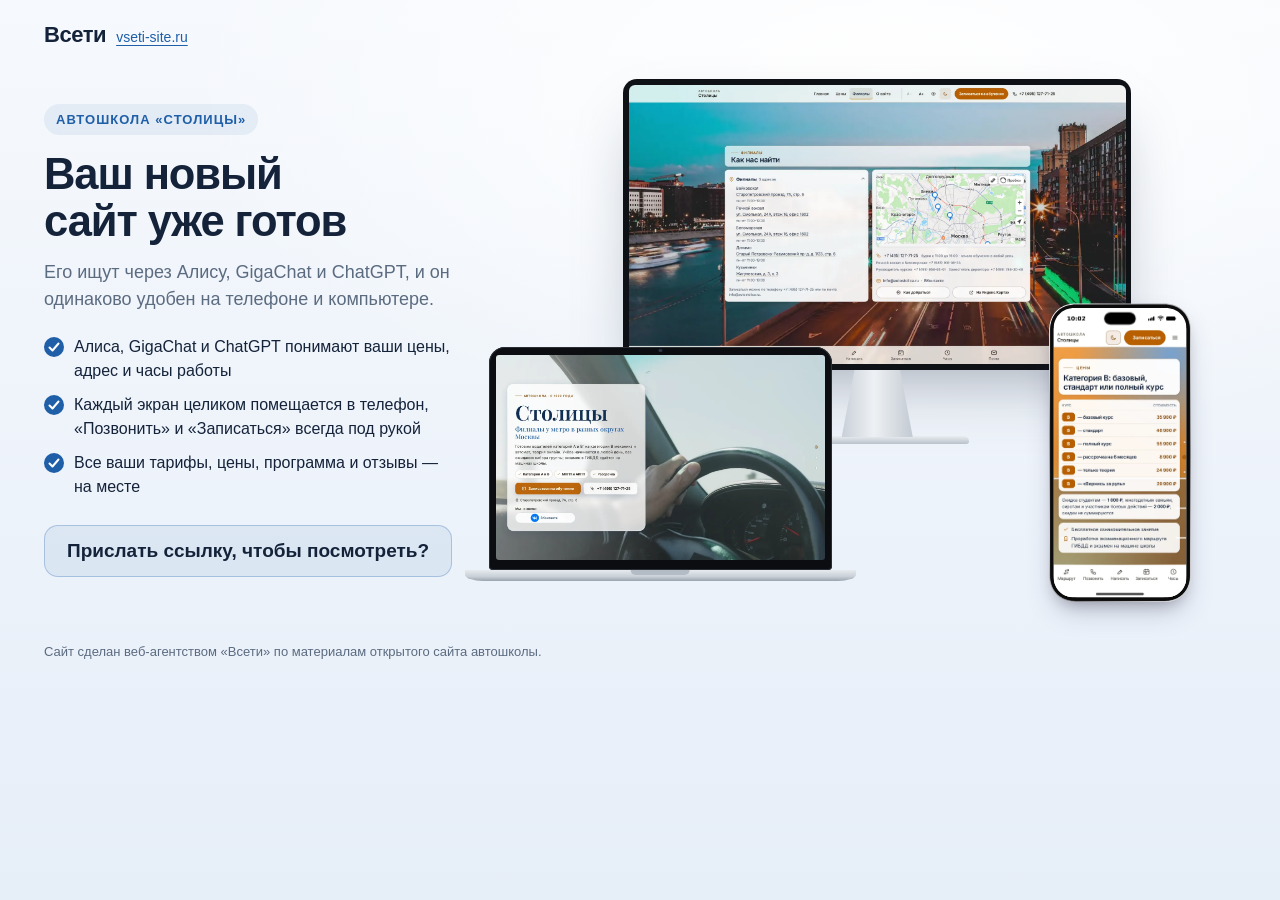
<file: vitrina/index.html>
<!doctype html>
<html lang="ru">
<head>
<meta charset="utf-8">
<meta name="viewport" content="width=device-width, initial-scale=1">
<meta name="robots" content="noindex, nofollow">
<title>Новый сайт автошколы «Столицы» — веб-агентство «Всети»</title>
<style>
@layer stageshow{:where(.ss-phone){position:relative}.ss-phone{flex-shrink:0;box-shadow:0 calc(var(--ps) * 40) calc(var(--ps) * 80) calc(var(--ps) * -16) #32325d40,0 calc(var(--ps) * 24) calc(var(--ps) * 48) calc(var(--ps) * -24) #0000004d}.ss-phone__glass{height:100%}.ss-phone__window{position:relative;overflow:hidden;isolation:isolate}.ss-phone:is([data-frame=pro],[data-frame=silver],[data-frame=bezel],[data-frame=clay],[data-frame=outline],[data-frame=bare]){--ss-phone-glass: #0b0b0c;--ss-phone-rim: #2c2c2d;--ss-phone-seam: #e0dfdc;--ss-phone-line: var(--ss-text-faint, #9a9a9d);background:none}.ss-phone__bands{position:absolute;inset:0;overflow:visible;pointer-events:none}.ss-phone:is([data-frame=pro],[data-frame=silver],[data-frame=bezel],[data-frame=clay],[data-frame=outline]) .ss-phone__glass{position:relative}.ss-phone[data-frame=pro]{--ss-phone-band-1: #e3e3e6;--ss-phone-band-2: #9a9ba0;--ss-phone-band-3: #cfd0d4;--ss-phone-band-4: #85868b;--ss-phone-band-5: #c9cacd}.ss-stage[data-theme=dark] .ss-phone[data-frame=pro],.ss-stage[data-theme=glass] .ss-phone[data-frame=pro][data-dark]{--ss-phone-band-1: #5b5c61;--ss-phone-band-2: #2b2c2f;--ss-phone-band-3: #48494d;--ss-phone-band-4: #232427;--ss-phone-band-5: #404145}.ss-phone[data-frame=silver]{--ss-phone-band-1: #f4f4f6;--ss-phone-band-2: #c9cacf;--ss-phone-band-3: #eeeef1;--ss-phone-band-4: #b9babf;--ss-phone-band-5: #e6e6ea}.ss-phone[data-frame=bezel]{--ss-phone-glass: #111113}.ss-phone[data-frame=clay]{--ss-phone-clay-top: color-mix(in srgb, var(--ss-phone-clay, #ecebe8), #fff 45%);--ss-phone-clay-bottom: color-mix(in srgb, var(--ss-phone-clay, #ecebe8), #000 6%);box-shadow:0 calc(var(--ps) * 30) calc(var(--ps) * 60) calc(var(--ps) * -12) #32325d33,0 calc(var(--ps) * 16) calc(var(--ps) * 32) calc(var(--ps) * -16) #00000029}.ss-stage[data-theme=dark] .ss-phone[data-frame=clay]{--ss-phone-clay-top: color-mix(in srgb, var(--ss-phone-clay, #2a2a2e), #fff 6%);--ss-phone-clay-bottom: var(--ss-phone-clay, #2a2a2e);--ss-phone-seam: #333338}.ss-phone[data-frame=outline]{box-shadow:none}.ss-stage[data-theme=blueprint] .ss-phone[data-frame=outline]{--ss-phone-line: var(--ss-line)}.ss-phone:not([data-frame=android],[data-frame=soft]) .ss-phone__status{height:62px;padding:0}.ss-phone:not([data-frame=android],[data-frame=soft]) .ss-phone__time{position:absolute;top:21.5px;left:0;width:138.5px;line-height:22px;text-align:center}.ss-phone:not([data-frame=android],[data-frame=soft]) .ss-phone__glyphs{position:absolute;top:25.33px;left:285.25px;align-items:flex-start;gap:8px}.ss-phone:not([data-frame=android],[data-frame=soft]) .ss-phone__signal{margin-top:1px}.ss-phone:not([data-frame=android],[data-frame=soft]) .ss-phone__battery{margin-top:.33px}.ss-phone[data-frame=photo]{position:relative;background:none}.ss-phone__photo{position:absolute;z-index:4;background:var(--ss-phone-photo-light, none) center / 100% 100% no-repeat;pointer-events:none}.ss-stage[data-theme=dark] .ss-phone__photo,.ss-phone[data-dark] .ss-phone__photo{background-image:var(--ss-phone-photo-dark, var(--ss-phone-photo-light, none))}.ss-phone[data-frame=android]{background:linear-gradient(150deg,#3a3b3f,#1d1e21 40%,#2f3034 70%,#1a1b1e)}.ss-phone[data-frame=android] .ss-phone__glass{background:#050505}.ss-phone[data-frame=android] .ss-phone__island{top:14px;width:24px;height:24px;border-radius:50%}.ss-phone[data-frame=android] .ss-phone__status{height:48px;padding:0 26px}.ss-phone[data-frame=android] .ss-phone__time{font-family:system-ui,sans-serif;font-size:15px;font-weight:500}.ss-phone[data-frame=android] .ss-phone__content[data-status]{padding-top:48px}.ss-phone[data-frame=android] .ss-phone__home{width:108px;height:4px}.ss-phone[data-frame=soft]{box-shadow:0 0 0 calc(var(--ps) * 1.5) #0a25400d,0 calc(var(--ps) * 30) calc(var(--ps) * 60) calc(var(--ps) * -12) #32325d2e,0 calc(var(--ps) * 18) calc(var(--ps) * 36) calc(var(--ps) * -18) #0000001f}.ss-phone[data-frame=soft] .ss-phone__glass{background:#f6f9fc;box-shadow:inset 0 calc(var(--ps) * -2.9) calc(var(--ps) * 7.2) #0a254038}.ss-stage[data-theme=dark] .ss-phone[data-frame=soft] .ss-phone__glass{background:#1c2433;box-shadow:inset 0 calc(var(--ps) * -2.9) calc(var(--ps) * 7.2) #00000073}.ss-phone__screen{--pt: 1px;position:absolute;top:0;left:0;display:flex;flex-direction:column;overflow:hidden;background:#fff;color:#000;font-family:-apple-system,system-ui,sans-serif;font-size:15px;letter-spacing:-.015em;transform-origin:0 0;-webkit-font-smoothing:antialiased}.ss-phone[data-dark] .ss-phone__screen{background:#000;color:#fff}.ss-phone__status{position:absolute;top:0;right:0;left:0;z-index:2;display:flex;align-items:center;justify-content:space-between;height:54px;padding:0 34px 0 52px;transition:color .3s ease;will-change:transform}.ss-phone__time{font-family:SF Pro Text,-apple-system,system-ui,sans-serif;font-variation-settings:"opsz" 17;font-size:17.67px;font-weight:590;letter-spacing:0}.ss-phone__island{position:absolute;top:var(--ss-island-top, 14px);left:50%;z-index:3;width:var(--ss-island-w, 95px);height:37px;border-radius:18.5px;background:#000;transform:translate(-50%)}.ss-phone__glyphs{display:flex;align-items:center;gap:8px}.ss-phone__glyph{display:block}.ss-phone__content{position:relative;flex:1;min-height:0}.ss-phone__content[data-status]{padding-top:62px}.ss-phone__content:not([data-status]){padding-top:44px}.ss-phone[data-frame=bare] .ss-phone__content{padding-right:8px;padding-left:8px}.ss-phone__home{position:absolute;bottom:8px;left:50%;z-index:2;width:144px;height:5px;border-radius:2.5px;background:currentColor;transform:translate(-50%);transition:color .3s ease;will-change:transform}.ss-lock{position:absolute;inset:0;color:#fff;text-align:center}.ss-lock__date{margin-top:66px;font-size:22px;font-weight:600;letter-spacing:-.01em;opacity:.85}.ss-lock__clock{margin-top:-4px;font-size:112px;font-weight:700;line-height:1;letter-spacing:-.035em;font-variant-numeric:tabular-nums;opacity:.92}.ss-lock__stack{position:absolute;right:0;bottom:118px;left:0;display:flex;flex-direction:column;gap:8px;text-align:left}.ss-lock__stack[data-at=top]{top:290px;bottom:auto}.ss-lock__controls{position:absolute;right:46px;bottom:48px;left:46px;display:flex;justify-content:space-between}.ss-lock__control{display:grid;place-items:center;width:50px;height:50px;border-radius:50%;background:#0a0c1842;backdrop-filter:blur(24px) saturate(1.3);color:#fff}.ss-notification{display:flex;align-items:center;gap:13px;margin:0 18px;padding:14px 17px 14px 14px;border-radius:23px;background:#fcfcfdc2;backdrop-filter:blur(30px) saturate(1.25);box-shadow:0 4px 24px #0000000f;color:#000;text-align:left}.ss-notification[data-banner]{position:absolute;top:56px;right:0;left:0;z-index:2;animation:ss-banner-in .52s cubic-bezier(.2,.9,.25,1) both}@keyframes ss-banner-in{0%{transform:translateY(-110px)}}.ss-notification__icon{display:grid;flex-shrink:0;place-items:center;width:38px;height:38px;overflow:hidden;border-radius:9px;background:var(--ss-accent);color:#fff}.ss-notification__icon:has(>img){background:none}.ss-notification__icon>img{display:block;width:100%;height:100%}.ss-notification__text{display:flex;flex:1;flex-direction:column;min-width:0;font-size:15px;line-height:18px;letter-spacing:-.016em}.ss-notification__head{display:flex;align-items:baseline;gap:8px}.ss-notification__title{flex:1;min-width:0;overflow:hidden;font-weight:600;white-space:nowrap;text-overflow:ellipsis}.ss-notification__time{flex-shrink:0;font-size:12px;letter-spacing:-.005em;color:#3c3c4399}.ss-notification__body{display:-webkit-box;overflow:hidden;-webkit-line-clamp:3;-webkit-box-orient:vertical}.ss-lock[data-size=satellite] .ss-lock__stack{top:232px;bottom:auto}.ss-lock[data-size=satellite][data-clock=off] .ss-lock__stack{top:74px}.ss-notification{will-change:transform}.ss-phone:not([data-dark]) .ss-notification{background:#ffffffeb;box-shadow:0 0 0 .5px #00000014,0 8px 24px #0000001f}.ss-phone__time-bar{display:inline-block;width:30px;height:7px;border-radius:4px;background:currentColor;opacity:.5}}
:root{--ink:#14233a;--muted:#5b6b80;--accent:#1f5fa8;--sand:#ffc94d;--bg1:#f6f9fd;--bg2:#e6eef8}
*{box-sizing:border-box}
html,body{margin:0}
body{font:16px/1.5 -apple-system,"Segoe UI",Roboto,Arial,sans-serif;color:var(--ink);background:radial-gradient(1200px 600px at 70% 10%,#ffffff 0,rgba(255,255,255,0) 60%),linear-gradient(180deg,var(--bg1),var(--bg2));min-height:100vh}
a{color:inherit}
.top{display:flex;align-items:center;justify-content:space-between;max-width:1240px;margin:0 auto;padding:18px 24px}
.brand{display:flex;align-items:baseline;gap:10px;text-decoration:none}
.brand b{font-size:22px;letter-spacing:-.02em}
.brand span{font-size:14px;color:var(--accent);text-decoration:underline;text-underline-offset:3px}
.hero{max-width:1240px;margin:0 auto;padding:10px 24px 40px;display:grid;grid-template-columns:minmax(0,.82fr) minmax(0,1.5fr);gap:36px;align-items:center}
.eyebrow{display:inline-block;font-size:13px;font-weight:600;letter-spacing:.08em;text-transform:uppercase;color:var(--accent);background:rgba(31,95,168,.08);padding:6px 12px;border-radius:999px}
h1{text-wrap:balance;font-size:clamp(30px,3.4vw,48px);line-height:1.08;letter-spacing:-.025em;margin:16px 0 14px}
.lead{font-size:18px;color:var(--muted);margin:0 0 22px;max-width:30em}
.pts{list-style:none;padding:0;margin:0 0 26px;display:grid;gap:10px}
.pts li{display:flex;gap:10px;align-items:flex-start}
.pts li::before{content:"";flex:none;width:20px;height:20px;margin-top:2px;border-radius:50%;background:var(--accent) url("data:image/svg+xml,%3Csvg xmlns='http://www.w3.org/2000/svg' viewBox='0 0 20 20'%3E%3Cpath d='M5.5 10.5l3 3 6-7' fill='none' stroke='%23fff' stroke-width='2' stroke-linecap='round' stroke-linejoin='round'/%3E%3C/svg%3E") center/100% no-repeat}
.cta{display:flex;flex-wrap:wrap;gap:14px;align-items:center}
.btn{display:inline-flex;align-items:center;gap:8px;min-height:52px;padding:0 26px;border-radius:14px;background:var(--accent);color:#fff;font-weight:600;text-decoration:none;box-shadow:0 10px 24px rgba(31,95,168,.28)}
.btn:hover{background:#174a86}
.ask{margin:0;display:inline-flex;align-items:center;min-height:52px;padding:12px 22px;line-height:1.3;border-radius:14px;background:rgba(31,95,168,.08);border:1.5px solid rgba(31,95,168,.28);color:var(--ink);font-size:19px;font-weight:600}
/* сцена с устройствами */
.stage{position:relative;width:100%;aspect-ratio:16/11.2}
.dv{position:absolute}
.dv img{display:block;width:100%;height:100%;object-fit:cover;object-position:center top}
.mon .scr img,.lap .scr img{height:auto}
.mon{left:18%;top:0;width:68%}
.mon .scr{padding:1.1%;background:#0e1116;border-radius:14px;box-shadow:0 30px 60px -20px rgba(20,35,58,.35)}
.mon .scr img{border-radius:6px}
.mon .neck{width:14%;aspect-ratio:1/.95;margin:0 auto;background:linear-gradient(90deg,#c9d0d8,#eef1f4 45%,#c3cad2);clip-path:polygon(18% 0,82% 0,100% 100%,0 100%)}
.mon .foot{width:36%;aspect-ratio:36/1.5;margin:-1px auto 0;border-radius:6px 6px 3px 3px;background:linear-gradient(180deg,#e9edf1,#b9c1ca);box-shadow:0 12px 20px -8px rgba(20,35,58,.4)}
.lap{left:0;bottom:4%;width:46%}
.lap .scr{padding:2.2% 2.2% 3%;background:#0b0d11;border-radius:16px 16px 4px 4px;position:relative;box-shadow:0 0 0 1px #2a2f37 inset}
.lap .scr::before{content:"";position:absolute;top:1%;left:50%;width:.9%;aspect-ratio:1;border-radius:50%;background:#2b3442;transform:translateX(-50%)}
.lap .scr img{border-radius:3px}
.lap .base{position:relative;height:0;padding-bottom:3.2%;margin:0 -7%;background:linear-gradient(180deg,#e7ebef 0,#c8cfd7 60%,#9aa3ad 100%);border-radius:0 0 18px 18px/0 0 60% 60%;box-shadow:0 22px 30px -14px rgba(20,35,58,.45)}
.lap .base::after{content:"";position:absolute;top:0;left:50%;width:15%;height:40%;transform:translateX(-50%);background:#b3bbc4;border-radius:0 0 8px 8px}
.tab{right:1.5%;bottom:3%;width:23%}
.tab .scr{aspect-ratio:820/1180;padding:4.5%;background:#121419;border-radius:22px;box-shadow:0 0 0 2px #c7ced6,0 28px 50px -18px rgba(20,35,58,.45)}
.tab .scr img{border-radius:10px}
.ph{right:6%;bottom:0;width:340px;transform-origin:100% 100%}
.ph-shot{display:block;width:100%;height:auto}
.note{max-width:1240px;margin:0 auto;padding:0 24px 34px;color:var(--muted);font-size:13px}
@media (max-width:600px){
  .stage{aspect-ratio:16/9.8}
  .mon{display:none}
  .lap{left:6%;width:64%;bottom:6%}
  .ph{right:5%}
}
@media (max-width:900px){
  .hero{grid-template-columns:1fr;gap:26px;padding-top:0}
  .stage{order:-1}
  .lead{font-size:16.5px}
}
</style>
</head>
<body>
<header class="top"><a class="brand" href="https://vseti-site.ru/" target="_blank" rel="noopener"><b>Всети</b><span>vseti-site.ru</span></a></header>
<main class="hero">
  <div class="txt">
    <span class="eyebrow">Автошкола «Столицы»</span>
    <h1>Ваш новый сайт уже готов</h1>
    <p class="lead">Его ищут через Алису, GigaChat и ChatGPT, и он одинаково удобен на телефоне и компьютере.</p>
    <ul class="pts">
      <li>Алиса, GigaChat и ChatGPT понимают ваши цены, адрес и часы работы</li>
      <li>Каждый экран целиком помещается в телефон, «Позвонить» и «Записаться» всегда под рукой</li>
      <li>Все ваши тарифы, цены, программа и отзывы — на месте</li>
    </ul>
    <div class="cta">
      <p class="ask">Прислать ссылку, чтобы посмотреть?</p>
    </div>
  </div>
  <div class="stage" id="stage" aria-label="Новый сайт на компьютере, ноутбуке и телефоне">
    <div class="dv mon"><div class="scr"><img src="img/monitor.webp?v=2" alt="" width="1600" height="900"></div><div class="neck"></div><div class="foot"></div></div>
    <div class="dv lap"><div class="scr"><img src="img/laptop.webp?v=2" alt="" width="1280" height="800"></div><div class="base"></div></div>
    <div class="dv ph" id="ph"><div class="ss-phone z-phone" data-frame="pro" style="width: 340px; height: 714.953px; padding: 2.38318px; border-radius: 61.1682px; --ps: 0.794392523364486px;"><svg class="ss-phone__bands" width="100%" height="100%" aria-hidden="true"><defs><linearGradient id="ph-band" x1="0.2" y1="0" x2="0.8" y2="1"><stop offset="0" style="stop-color: var(--ss-phone-band-1);"></stop><stop offset="0.22" style="stop-color: var(--ss-phone-band-2);"></stop><stop offset="0.48" style="stop-color: var(--ss-phone-band-3);"></stop><stop offset="0.74" style="stop-color: var(--ss-phone-band-4);"></stop><stop offset="1" style="stop-color: var(--ss-phone-band-5);"></stop></linearGradient><linearGradient id="ph-clay" x1="0" y1="0" x2="0" y2="1"><stop offset="0" style="stop-color: var(--ss-phone-clay-top);"></stop><stop offset="1" style="stop-color: var(--ss-phone-clay-bottom);"></stop></linearGradient></defs><g transform="translate(10.327102803738317 10.327102803738317)" stroke-linejoin="round"><path d="M262.94 0.00L267.09 0.06L270.49 0.24L273.65 0.53L276.65 0.94L279.51 1.47L282.27 2.11L284.93 2.87L287.50 3.74L289.97 4.72L292.36 5.81L294.65 7.02L296.85 8.33L298.96 9.75L300.98 11.27L302.90 12.90L304.72 14.62L306.45 16.45L308.08 18.37L309.60 20.38L311.02 22.49L312.33 24.70L313.53 26.99L314.63 29.37L315.61 31.85L316.48 34.41L317.24 37.07L317.88 39.83L318.41 42.70L318.82 45.69L319.11 48.85L319.29 52.25L319.35 56.40L319.35 637.90L319.29 642.04L319.11 645.45L318.82 648.60L318.41 651.60L317.88 654.47L317.24 657.23L316.48 659.89L315.61 662.45L314.63 664.92L313.53 667.31L312.33 669.60L311.02 671.80L309.60 673.91L308.08 675.93L306.45 677.85L304.72 679.68L302.90 681.40L300.98 683.03L298.96 684.55L296.85 685.97L294.65 687.28L292.36 688.49L289.97 689.58L287.50 690.56L284.93 691.43L282.27 692.19L279.51 692.83L276.65 693.36L273.65 693.77L270.49 694.06L267.09 694.24L262.94 694.30L56.40 694.30L52.25 694.24L48.85 694.06L45.69 693.77L42.70 693.36L39.83 692.83L37.07 692.19L34.41 691.43L31.85 690.56L29.37 689.58L26.99 688.49L24.70 687.28L22.49 685.97L20.38 684.55L18.37 683.03L16.45 681.40L14.62 679.68L12.90 677.85L11.27 675.93L9.75 673.91L8.33 671.80L7.02 669.60L5.81 667.31L4.72 664.92L3.74 662.45L2.87 659.89L2.11 657.23L1.47 654.47L0.94 651.60L0.53 648.60L0.24 645.45L0.06 642.04L0.00 637.90L0.00 56.40L0.06 52.25L0.24 48.85L0.53 45.69L0.94 42.70L1.47 39.83L2.11 37.07L2.87 34.41L3.74 31.85L4.72 29.37L5.81 26.99L7.02 24.70L8.33 22.49L9.75 20.38L11.27 18.37L12.90 16.45L14.62 14.62L16.45 12.90L18.37 11.27L20.38 9.75L22.49 8.33L24.70 7.02L26.99 5.81L29.37 4.72L31.85 3.74L34.41 2.87L37.07 2.11L39.83 1.47L42.70 0.94L45.69 0.53L48.85 0.24L52.25 0.06L56.40 0.00Z" fill="none" stroke-width="20.654205607476634" stroke="url(#ph-band)"></path><path d="M262.94 0.00L267.09 0.06L270.49 0.24L273.65 0.53L276.65 0.94L279.51 1.47L282.27 2.11L284.93 2.87L287.50 3.74L289.97 4.72L292.36 5.81L294.65 7.02L296.85 8.33L298.96 9.75L300.98 11.27L302.90 12.90L304.72 14.62L306.45 16.45L308.08 18.37L309.60 20.38L311.02 22.49L312.33 24.70L313.53 26.99L314.63 29.37L315.61 31.85L316.48 34.41L317.24 37.07L317.88 39.83L318.41 42.70L318.82 45.69L319.11 48.85L319.29 52.25L319.35 56.40L319.35 637.90L319.29 642.04L319.11 645.45L318.82 648.60L318.41 651.60L317.88 654.47L317.24 657.23L316.48 659.89L315.61 662.45L314.63 664.92L313.53 667.31L312.33 669.60L311.02 671.80L309.60 673.91L308.08 675.93L306.45 677.85L304.72 679.68L302.90 681.40L300.98 683.03L298.96 684.55L296.85 685.97L294.65 687.28L292.36 688.49L289.97 689.58L287.50 690.56L284.93 691.43L282.27 692.19L279.51 692.83L276.65 693.36L273.65 693.77L270.49 694.06L267.09 694.24L262.94 694.30L56.40 694.30L52.25 694.24L48.85 694.06L45.69 693.77L42.70 693.36L39.83 692.83L37.07 692.19L34.41 691.43L31.85 690.56L29.37 689.58L26.99 688.49L24.70 687.28L22.49 685.97L20.38 684.55L18.37 683.03L16.45 681.40L14.62 679.68L12.90 677.85L11.27 675.93L9.75 673.91L8.33 671.80L7.02 669.60L5.81 667.31L4.72 664.92L3.74 662.45L2.87 659.89L2.11 657.23L1.47 654.47L0.94 651.60L0.53 648.60L0.24 645.45L0.06 642.04L0.00 637.90L0.00 56.40L0.06 52.25L0.24 48.85L0.53 45.69L0.94 42.70L1.47 39.83L2.11 37.07L2.87 34.41L3.74 31.85L4.72 29.37L5.81 26.99L7.02 24.70L8.33 22.49L9.75 20.38L11.27 18.37L12.90 16.45L14.62 14.62L16.45 12.90L18.37 11.27L20.38 9.75L22.49 8.33L24.70 7.02L26.99 5.81L29.37 4.72L31.85 3.74L34.41 2.87L37.07 2.11L39.83 1.47L42.70 0.94L45.69 0.53L48.85 0.24L52.25 0.06L56.40 0.00Z" fill="none" stroke-width="15.88785046728972" style="stroke: var(--ss-phone-rim);"></path><path d="M262.94 0.00L267.09 0.06L270.49 0.24L273.65 0.53L276.65 0.94L279.51 1.47L282.27 2.11L284.93 2.87L287.50 3.74L289.97 4.72L292.36 5.81L294.65 7.02L296.85 8.33L298.96 9.75L300.98 11.27L302.90 12.90L304.72 14.62L306.45 16.45L308.08 18.37L309.60 20.38L311.02 22.49L312.33 24.70L313.53 26.99L314.63 29.37L315.61 31.85L316.48 34.41L317.24 37.07L317.88 39.83L318.41 42.70L318.82 45.69L319.11 48.85L319.29 52.25L319.35 56.40L319.35 637.90L319.29 642.04L319.11 645.45L318.82 648.60L318.41 651.60L317.88 654.47L317.24 657.23L316.48 659.89L315.61 662.45L314.63 664.92L313.53 667.31L312.33 669.60L311.02 671.80L309.60 673.91L308.08 675.93L306.45 677.85L304.72 679.68L302.90 681.40L300.98 683.03L298.96 684.55L296.85 685.97L294.65 687.28L292.36 688.49L289.97 689.58L287.50 690.56L284.93 691.43L282.27 692.19L279.51 692.83L276.65 693.36L273.65 693.77L270.49 694.06L267.09 694.24L262.94 694.30L56.40 694.30L52.25 694.24L48.85 694.06L45.69 693.77L42.70 693.36L39.83 692.83L37.07 692.19L34.41 691.43L31.85 690.56L29.37 689.58L26.99 688.49L24.70 687.28L22.49 685.97L20.38 684.55L18.37 683.03L16.45 681.40L14.62 679.68L12.90 677.85L11.27 675.93L9.75 673.91L8.33 671.80L7.02 669.60L5.81 667.31L4.72 664.92L3.74 662.45L2.87 659.89L2.11 657.23L1.47 654.47L0.94 651.60L0.53 648.60L0.24 645.45L0.06 642.04L0.00 637.90L0.00 56.40L0.06 52.25L0.24 48.85L0.53 45.69L0.94 42.70L1.47 39.83L2.11 37.07L2.87 34.41L3.74 31.85L4.72 29.37L5.81 26.99L7.02 24.70L8.33 22.49L9.75 20.38L11.27 18.37L12.90 16.45L14.62 14.62L16.45 12.90L18.37 11.27L20.38 9.75L22.49 8.33L24.70 7.02L26.99 5.81L29.37 4.72L31.85 3.74L34.41 2.87L37.07 2.11L39.83 1.47L42.70 0.94L45.69 0.53L48.85 0.24L52.25 0.06L56.40 0.00Z" fill="none" stroke-width="14.69626168224299" style="stroke: var(--ss-phone-glass);"></path></g></svg><div class="ss-phone__glass" style="padding: 7.94393px; border-radius: 58.785px;"><div class="ss-phone__window" style="width: 319.346px; height: 694.299px; clip-path: path(&quot;M 262.94 0 L 267.09 0.06 L 270.49 0.24 L 273.65 0.53 L 276.65 0.94 L 279.51 1.47 L 282.27 2.11 L 284.93 2.87 L 287.5 3.74 L 289.97 4.72 L 292.36 5.81 L 294.65 7.02 L 296.85 8.33 L 298.96 9.75 L 300.98 11.27 L 302.9 12.9 L 304.72 14.62 L 306.45 16.45 L 308.08 18.37 L 309.6 20.38 L 311.02 22.49 L 312.33 24.7 L 313.53 26.99 L 314.63 29.37 L 315.61 31.85 L 316.48 34.41 L 317.24 37.07 L 317.88 39.83 L 318.41 42.7 L 318.82 45.69 L 319.11 48.85 L 319.29 52.25 L 319.35 56.4 L 319.35 637.9 L 319.29 642.04 L 319.11 645.45 L 318.82 648.6 L 318.41 651.6 L 317.88 654.47 L 317.24 657.23 L 316.48 659.89 L 315.61 662.45 L 314.63 664.92 L 313.53 667.31 L 312.33 669.6 L 311.02 671.8 L 309.6 673.91 L 308.08 675.93 L 306.45 677.85 L 304.72 679.68 L 302.9 681.4 L 300.98 683.03 L 298.96 684.55 L 296.85 685.97 L 294.65 687.28 L 292.36 688.49 L 289.97 689.58 L 287.5 690.56 L 284.93 691.43 L 282.27 692.19 L 279.51 692.83 L 276.65 693.36 L 273.65 693.77 L 270.49 694.06 L 267.09 694.24 L 262.94 694.3 L 56.4 694.3 L 52.25 694.24 L 48.85 694.06 L 45.69 693.77 L 42.7 693.36 L 39.83 692.83 L 37.07 692.19 L 34.41 691.43 L 31.85 690.56 L 29.37 689.58 L 26.99 688.49 L 24.7 687.28 L 22.49 685.97 L 20.38 684.55 L 18.37 683.03 L 16.45 681.4 L 14.62 679.68 L 12.9 677.85 L 11.27 675.93 L 9.75 673.91 L 8.33 671.8 L 7.02 669.6 L 5.81 667.31 L 4.72 664.92 L 3.74 662.45 L 2.87 659.89 L 2.11 657.23 L 1.47 654.47 L 0.94 651.6 L 0.53 648.6 L 0.24 645.45 L 0.06 642.04 L 0 637.9 L 0 56.4 L 0.06 52.25 L 0.24 48.85 L 0.53 45.69 L 0.94 42.7 L 1.47 39.83 L 2.11 37.07 L 2.87 34.41 L 3.74 31.85 L 4.72 29.37 L 5.81 26.99 L 7.02 24.7 L 8.33 22.49 L 9.75 20.38 L 11.27 18.37 L 12.9 16.45 L 14.62 14.62 L 16.45 12.9 L 18.37 11.27 L 20.38 9.75 L 22.49 8.33 L 24.7 7.02 L 26.99 5.81 L 29.37 4.72 L 31.85 3.74 L 34.41 2.87 L 37.07 2.11 L 39.83 1.47 L 42.7 0.94 L 45.69 0.53 L 48.85 0.24 L 52.25 0.06 L 56.4 0 Z&quot;);"><div class="ss-phone__screen" style="width: 402px; height: 874px; transform: scale(0.794393); --ss-screen-r: 64px;"><div class="ss-phone__status"><span class="ss-phone__time">10:02</span><span class="ss-phone__glyphs"><svg viewBox="0 0 20.33 13.67" width="20.33" height="13.67" class="ss-phone__glyph ss-phone__signal"><rect x="0" y="7.34" width="3.333" height="6.33" rx="1.667" fill="currentColor"></rect><rect x="5.667" y="5" width="3.333" height="8.67" rx="1.667" fill="currentColor"></rect><rect x="11.334" y="2.67" width="3.333" height="11" rx="1.667" fill="currentColor"></rect><rect x="17.000999999999998" y="0" width="3.333" height="13.67" rx="1.667" fill="currentColor"></rect></svg><svg viewBox="0 0 19.33 14.33" width="19.33" height="14.33" class="ss-phone__glyph ss-phone__wifi"><path fill-rule="evenodd" fill="currentColor" d="M0.415933 5.54283C0.902185 6.04412 1.66017 5.95818 2.27513 5.41393C4.30595 3.58064 6.83731 2.63535 9.66901 2.63535C12.5007 2.63535 15.0464 3.60928 17.0629 5.41393C17.6636 5.97251 18.4215 6.0298 18.9221 5.54283C19.4226 5.02722 19.4942 4.2538 18.9793 3.70954C16.8341 1.51819 13.3302 0 9.66901 0C6.00783 0 2.48965 1.53251 0.358727 3.72387C-0.156127 4.2538 -0.0989213 5.02722 0.415933 5.55715L0.415933 5.54283ZM3.94841 9.13779C4.50617 9.68205 5.22124 9.62476 5.85051 9.10915C6.88022 8.29276 8.25316 7.73418 9.66901 7.7485C11.0706 7.7485 12.4435 8.29276 13.4875 9.12347C14.1168 9.63908 14.8605 9.66773 15.4039 9.12347C15.9331 8.57921 16.0189 7.7485 15.4611 7.23289C14.0739 5.98683 11.9859 5.11315 9.68332 5.11315C7.38077 5.11315 5.27845 5.98683 3.9055 7.23289C3.41925 7.69121 3.31914 8.47896 3.96271 9.13779L3.94841 9.13779ZM8.72511 13.8929C9.34008 14.4801 9.98365 14.4801 10.5986 13.8929L11.757 12.7757C12.372 12.1742 12.5007 11.4151 11.7999 10.8995C11.2136 10.4841 10.4699 10.212 9.66901 10.212C8.86813 10.212 8.11015 10.4841 7.53809 10.9138C6.83731 11.4151 6.98033 12.1885 7.59529 12.7757L8.73942 13.8929L8.72511 13.8929Z"></path></svg><svg viewBox="0 0 29.33 13.67" width="29.33" height="13.67" class="ss-phone__glyph ss-phone__battery"><path fill="currentColor" d="M0 6.4C0 4.15979 0 3.03969 0.435974 2.18404C0.819467 1.43139 1.43139 0.819467 2.18404 0.435974C3.03969 0 4.15979 0 6.4 0L19.933 0C22.1732 0 23.2933 0 24.149 0.435974C24.9016 0.819467 25.5135 1.43139 25.897 2.18404C26.333 3.03969 26.333 4.15979 26.333 6.4L26.333 7.26666C26.333 9.50687 26.333 10.627 25.897 11.4826C25.5135 12.2353 24.9016 12.8472 24.149 13.2307C23.2933 13.6667 22.1732 13.6667 19.933 13.6667L6.4 13.6667C4.15979 13.6667 3.03969 13.6667 2.18404 13.2307C1.43139 12.8472 0.819467 12.2353 0.435974 11.4826C0 10.627 0 9.50687 0 7.26666L0 6.4Z"></path><path fill-rule="evenodd" fill="currentColor" transform="translate(27.33 4.33)" d="M0 0L0 5C0.601505 4.8625 2 3.75 2 2.5C2 1.25 0.601505 0.1375 0 0Z"></path></svg></span></div><span class="ss-phone__island"></span><div class="ss-phone__content" data-status="true"><img class="ph-shot" src="img/phone.webp?v=2" alt="Новый сайт автошколы «Столицы» на телефоне" width="393" height="794"></div><span class="ss-phone__home"></span></div></div></div></div></div>
  </div>
</main>
<p class="note">Сайт сделан веб-агентством «Всети» по материалам открытого сайта автошколы.</p>
<script>
(function(){var st=document.getElementById('stage'),ph=document.getElementById('ph');
function fit(){var k=st.clientWidth*(innerWidth<=600?0.27:0.19)/340;ph.style.transform='scale('+k+')';}
fit();addEventListener('resize',fit);})();
</script>
</body>
</html>
</file>
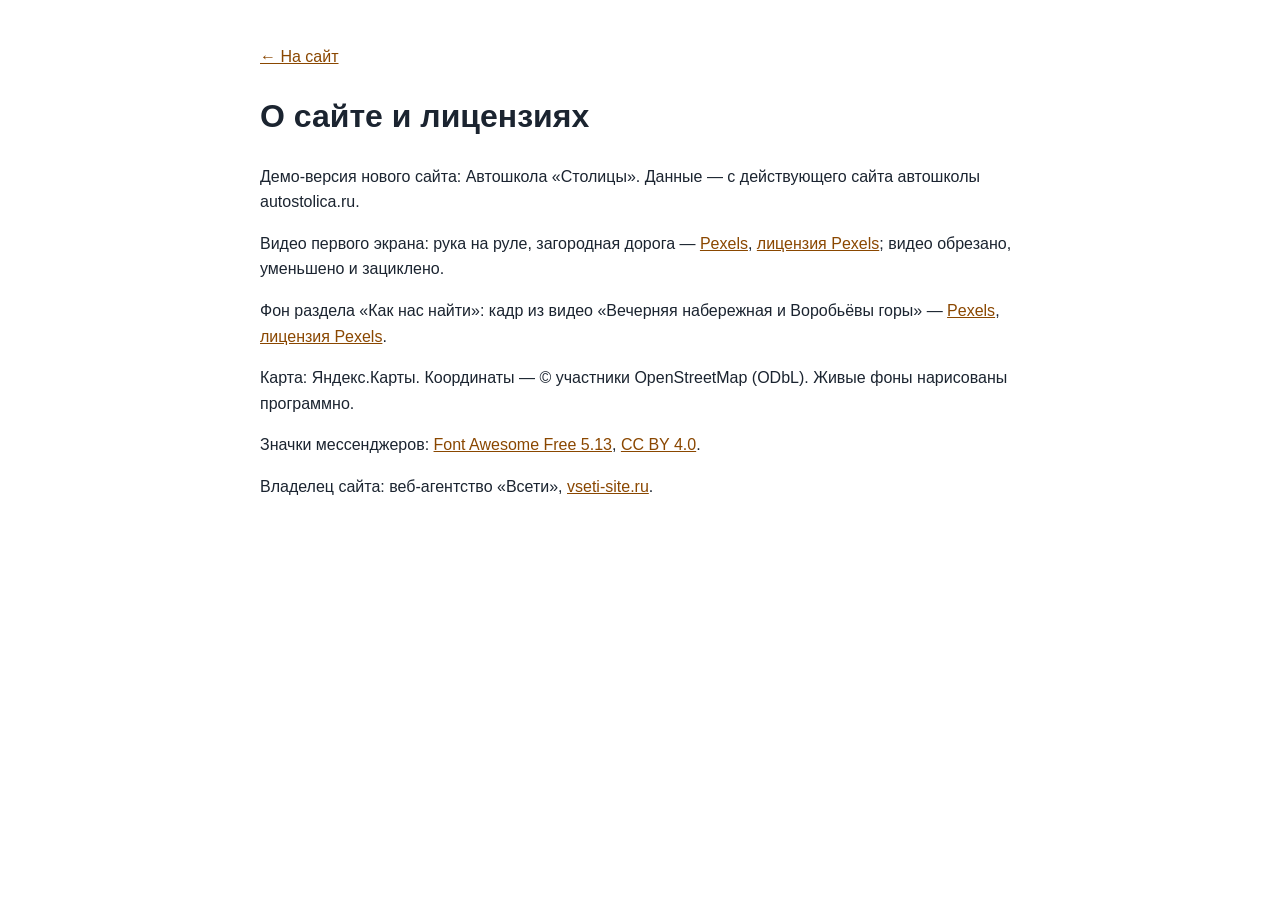
<file: credits.html>
<!doctype html><html lang="ru"><head><meta charset="utf-8"><meta name="viewport" content="width=device-width,initial-scale=1"><meta name="robots" content="noindex"><title>О сайте — Автошкола «Столицы»</title>
<style>body{font:16px/1.6 Inter,Arial,sans-serif;max-width:760px;margin:0 auto;padding:28px 18px;color:#1b2430}a{color:#8a4700}</style></head><body>
<p><a href="./">← На сайт</a></p><h1>О сайте и лицензиях</h1>
<p>Демо-версия нового сайта: Автошкола «Столицы». Данные — с действующего сайта автошколы autostolica.ru.</p>
<p>Видео первого экрана: рука на руле, загородная дорога — <a href="https://www.pexels.com/video/8630309/" target="_blank" rel="noopener">Pexels</a>, <a href="https://www.pexels.com/license/" target="_blank" rel="noopener">лицензия Pexels</a>; видео обрезано, уменьшено и зациклено.</p>
<p>Фон раздела «Как нас найти»: кадр из видео «Вечерняя набережная и Воробьёвы горы» — <a href="https://www.pexels.com/video/5077580/" target="_blank" rel="noopener">Pexels</a>, <a href="https://www.pexels.com/license/" target="_blank" rel="noopener">лицензия Pexels</a>.</p>
<p>Карта: Яндекс.Карты. Координаты — © участники OpenStreetMap (ODbL). Живые фоны нарисованы программно.</p>
<p>Значки мессенджеров: <a href="https://fontawesome.com" target="_blank" rel="noopener">Font Awesome Free 5.13</a>, <a href="https://creativecommons.org/licenses/by/4.0/" target="_blank" rel="noopener">CC BY 4.0</a>.</p>
<p>Владелец сайта: веб-агентство «Всети», <a href="https://vseti-site.ru" target="_blank" rel="noopener">vseti-site.ru</a>.</p>
</body></html>
</file>
<file: css/etalon.css>
/* ==========================================================================
   Эталон нотариуса. Общий слой поверх встроенных стилей index.html:
   видео-первый экран, «жидкое стекло», интерьеры на фоне экранов,
   шапка и нижняя панель со второго экрана, карточки Spotlight Card.
   ========================================================================== */

/* плавное проявление подсветки рамки (Chrome/Safari/Firefox новых версий) */
@property --hl{syntax:'<number>';inherits:true;initial-value:0}

:root{
  --glass:rgba(0,0,0,.4);
  --glass-blur:4px;
  --spot:255,196,108;          /* тёплый янтарь под интерьеры */
  --spring:cubic-bezier(.2,.9,.3,1.35);
}

/* ---------- светлый текст на тёмном стекле для всего, что лежит на фото ---------- */
.sec:not(.sec-hero),.hdr,.bar,.mmenu{
  --card:rgba(0,0,0,.4); --card-rgb:0,0,0;
  --text:#fff; --muted:rgba(255,255,255,.84);
  --line:rgba(255,255,255,.3); --line2:rgba(255,255,255,.2);
  --accent:#ecd9ac; --accent-d:#f6e9c8; --accent-l:#d3bc8a; --accent-soft:rgba(255,255,255,.13);
  --bg:rgba(0,0,0,.3); --bg2:transparent; --bg3:rgba(255,255,255,.13);
  --on-accent:#1d170b;
  --shadow:0 1px 12px rgba(0,0,0,.35); --shadow-lg:0 18px 50px rgba(0,0,0,.5);
  --ok:#8fe3a8; --bad:#ff9f96;
  color:#fff;
}
.sec:not(.sec-hero){background:#2b2319}
.sec:not(.sec-hero) .sec-scroll{
  position:relative;z-index:1;
  padding-top:calc(var(--hdr-h) / var(--zc,1) + 12px);padding-bottom:calc(var(--bar-h) + 12px);
  text-shadow:0 1px 2px rgba(0,0,0,.45)
}
.sec:not(.sec-hero) :is(input,select,textarea,button.btn,.btn){text-shadow:none}

/* ---------- фон экранов: интерьеры, затемнение ровно 50% ---------- */
.sec-bg{position:absolute;inset:0;z-index:0;overflow:hidden;pointer-events:none;background:#2b2319}
.sec-bg picture{display:block;width:100%;height:100%}
.sec-bg img{display:block;width:100%;height:100%;object-fit:cover;opacity:0;transition:opacity .9s ease}
.sec-bg img.ld,html:not(.js) .sec-bg img{opacity:1}
.sec-bg::after{content:"";position:absolute;inset:0;background:rgba(0,0,0,.5)}

/* ==========================================================================
   Жидкое стекло
   ========================================================================== */
.glass,
.sec:not(.sec-hero) :is(.sec-head,.svc,.step,.rev,.rsum,.cred,.cbox,.fq,.about-txt,.tf-card,.quote,.ilink,.chips li,.foot,.rate-chip){
  position:relative;isolation:isolate;
  background:var(--glass);
  -webkit-backdrop-filter:blur(var(--glass-blur));backdrop-filter:blur(var(--glass-blur));
  border:0;border-radius:var(--radius);
  box-shadow:0 8px 30px rgba(0,0,0,.14);
}
/* тонкая светлая рамка-градиент; рядом с курсором рамка разгорается (--hl, --x, --y) */
.glass::after,
.sec:not(.sec-hero) :is(.sec-head,.svc,.step,.rev,.rsum,.cred,.cbox,.fq,.about-txt,.tf-card,.quote,.ilink,.chips li,.foot,.rate-chip)::after{
  content:"";position:absolute;inset:0;border-radius:inherit;padding:1.4px;pointer-events:none;z-index:2;
  background:
    radial-gradient(230px circle at var(--x,50%) var(--y,50%),rgba(255,226,160,calc(var(--hl,0)*1)),rgba(var(--spot),calc(var(--hl,0)*.65)) 38%,transparent 72%),
    linear-gradient(160deg,rgba(255,255,255,.58) 0%,rgba(255,255,255,.16) 22%,rgba(255,255,255,0) 44%,rgba(255,255,255,0) 60%,rgba(255,255,255,.16) 82%,rgba(255,255,255,.5) 100%);
  -webkit-mask:linear-gradient(#000 0 0) content-box,linear-gradient(#000 0 0);
  -webkit-mask-composite:xor;mask-composite:exclude;
}
.sec:not(.sec-hero) .sec-head{display:block;width:fit-content;max-width:100%;border-radius:18px;padding:14px 22px 16px;margin-bottom:16px}
.sec:not(.sec-hero) .sec-head .h2{margin-top:8px}
.sec:not(.sec-hero) .sec-head .lead{margin-top:8px}
.sec:not(.sec-hero) .sec-head .demo-note{background:rgba(255,255,255,.1);border-left-color:var(--accent)}

/* ==========================================================================
   Spotlight Card: пятно света под курсором внутри карточки (::before),
   подсветка рамки рядом с курсором (::after выше), «прыжок» scale + тень.
   Позицию --x/--y ставит один общий обработчик pointermove (js/etalon.js).
   ========================================================================== */
.glow{position:relative;isolation:isolate;--hov:1.035}
.glow::before{
  content:"";position:absolute;inset:0;border-radius:inherit;pointer-events:none;z-index:-1;
  background:
    radial-gradient(340px circle at var(--x,50%) var(--y,50%),rgba(var(--spot),.5),rgba(var(--spot),.2) 38%,transparent 72%);
  opacity:0;transition:opacity .35s ease;
}
.glow.lit{--hl:1}
.glow.lit::before{opacity:1}
.glow{transition:scale .38s var(--spring),box-shadow .32s ease,--hl .3s ease}
.glow.rv{transition:opacity .7s ease var(--rvd),translate .7s ease var(--rvd),scale .38s var(--spring),box-shadow .32s ease,--hl .3s ease}
@media (hover:hover) and (pointer:fine){
  .glow:hover{scale:var(--hov);z-index:6;box-shadow:0 24px 54px rgba(0,0,0,.5),0 0 34px rgba(var(--spot),.2)}
}
/* ---------- «Контакты» («Как нас найти»): плашки при наведении и касании загораются жёлтым — яркая рамка и мягкое
   свечение вокруг; размер не меняется (никаких увеличений и сдвигов раскладки), видно в обеих темах ---------- */
:root{--gy-ring:255,208,80;--gy-glow:255,200,64}
html[data-theme="light"]{--gy-ring:232,154,0;--gy-glow:255,186,30}
#contacts .glow{--gy:0 0 0 2.5px rgba(var(--gy-ring),.98),0 0 22px 4px rgba(var(--gy-glow),.66),0 0 58px 14px rgba(var(--gy-glow),.32),0 8px 30px rgba(0,0,0,.14);
  --gy0:0 0 0 0 rgba(var(--gy-ring),0),0 0 0 0 rgba(var(--gy-glow),0),0 0 0 0 rgba(var(--gy-glow),0),0 8px 30px rgba(0,0,0,.14)}
@media (hover:hover) and (pointer:fine){
  #contacts .glow:hover{scale:1;box-shadow:var(--gy)}
  /* заголовок с рейтингом: когда курсор на значке рейтинга, светится только значок */
  #contacts .sec-head:has(.rate-chip:hover):hover{box-shadow:var(--gy0)}
}
#contacts .glow.tap{animation:cGlowTap 1.4s ease-out,glowHl .62s ease-out}
@keyframes cGlowTap{0%{box-shadow:var(--gy0)}14%,62%{box-shadow:var(--gy)}100%{box-shadow:var(--gy0)}}
html[data-hc="1"] #contacts .glow:hover{outline:3px solid #ffd400;outline-offset:2px}
/* крупные плашки берут нижнюю границу 1,03: 3,5 % от 600 px — это уже 20 px */
.hero-plq,.about-txt,.tf-card,.sec-head,.cbox{--hov:1.03}

/* касание на телефоне: вспышка пятна в точке касания и подпрыгивание */
.glow.tap{animation:glowTap .62s var(--spring),glowHl .62s ease-out}
.glow.tap::before{animation:spotFlash .62s ease-out}
@keyframes glowTap{0%{scale:1}38%{scale:var(--tap,1.045)}100%{scale:1}}
@keyframes glowHl{0%{--hl:0}22%{--hl:1}100%{--hl:0}}
@keyframes spotFlash{0%{opacity:0}18%{opacity:1}100%{opacity:0}}

/* ---------- появление блоков при входе на экран ---------- */
.rv{--rvd:calc(var(--i,0) * 90ms);opacity:0;transform:none;translate:0 18px;
  transition:opacity .7s ease var(--rvd),translate .7s ease var(--rvd)}
.sec.active .rv{opacity:1;transform:none;translate:0 0}
/* первый экран: блоки стартуют сами (экран активен с загрузки), по очереди после слова */
.sec-hero .rv{--rvd:calc(var(--hero-d,1.8s) + var(--i,0) * 140ms);opacity:1;translate:0 0}
.sec-hero .kicker.rv{--rvd:.45s}
/* анимация заголовка стартует — скрипт ставит .go, и остальные блоки выходят следом за словом */
.sec-hero.go .rv{animation:heroIn .9s cubic-bezier(.2,.7,.2,1) var(--rvd) both}
html.js .sec-hero:not(.go) .rv{opacity:0;translate:0 18px;animation:heroSafe .01s linear 5s forwards}
@keyframes heroIn{from{opacity:0;translate:0 18px}to{opacity:1;translate:0 0}}
@keyframes heroSafe{to{opacity:1;translate:0 0}}

/* ==========================================================================
   Первый экран
   ========================================================================== */
.sec-hero{background:#8fb1d4;color:#fff;
  /* А−/А+ первый экран не трогают: страница в zoom, экран — встречный zoom (как шапка), поэтому он на любой ступени
     выглядит ровно как при 100 %. Единицы vw/vh и высота экрана считаются от окна без поправки. */
  zoom:calc(1 / var(--zc,1)); --vwu:1vw; --vhu:1vh;
  /* высота — та же видимая, что у остальных экранов (скрипт кладёт её в --vhr); 100vh во встроенном браузере Telegram на Android
     считается при спрятанной верхней панели и выше видимой части — первый экран выходил выше, и все следующие съезжали вниз */
  --vh:var(--vhr, calc(100 * var(--vhu)))}
.hero-bg{position:absolute;inset:0;overflow:hidden;background:#9db9d6 url(../img/hero-poster.jpg) 54% 50%/cover no-repeat}
.hero-video{position:absolute;inset:0;width:100%;height:100%;object-fit:cover;object-position:54% 50%;background:transparent}
.hero-clouds{
  position:absolute;left:0;top:0;width:100%;height:58%;pointer-events:none;opacity:0;transition:opacity 2.4s ease;
  -webkit-mask-image:linear-gradient(180deg,#000 0%,#000 36%,rgba(0,0,0,.55) 66%,transparent 100%);
          mask-image:linear-gradient(180deg,#000 0%,#000 36%,rgba(0,0,0,.55) 66%,transparent 100%)
}
.hero-clouds.on{opacity:1}
/* угасание к низу рисует сам шейдер (js/clouds.js): маска на canvas — лишний проход на каждый кадр */
.hero-clouds.baked{-webkit-mask-image:none;mask-image:none}
/* точки-переходы по краю не растут с А+: иначе на ступенях 130–150 % они наезжают на плашки первого экрана и карточки */
.dots{zoom:calc(1 / var(--zc,1))}

.sec-hero .sec-scroll{position:relative;z-index:1;padding:26px clamp(20px,calc(3.4*var(--vwu,1vw)),64px);display:flex;flex-direction:column}
.sec-hero .wrap{max-width:none;margin:auto 0}
.hero-plq{
  --plq-w:clamp(500px,calc(38*var(--vwu,1vw)),660px);--plq-pad:clamp(24px,calc(2.4*var(--vwu,1vw)),36px);
  width:min(100%,var(--plq-w));padding:var(--plq-pad);border-radius:28px;
  color:#fff;text-shadow:0 1px 3px rgba(0,0,0,.5);
  animation:plqIn .9s ease both
}
@keyframes plqIn{from{opacity:0;translate:0 14px}to{opacity:1;translate:0 0}}
.hero-plq .kicker{color:#f6e6bd;font-size:12.5px;letter-spacing:.15em}
.hero-plq .kicker::before{background:#f6e6bd}
.hero-h1{margin:14px 0 0;font-weight:500}
.hw{
  display:inline-block;font-family:var(--serif);font-weight:500;line-height:1.06;letter-spacing:-.005em;color:#fff;
  font-size:calc((var(--plq-w) - 2 * var(--plq-pad)) / 4.9);
  text-shadow:0 2px 22px rgba(0,0,0,.35),0 1px 2px rgba(0,0,0,.4);white-space:nowrap
}
.hn{display:block;margin-top:6px;font-family:var(--serif);font-weight:500;font-size:clamp(20px,calc(1.9*var(--vwu,1vw)),28px);line-height:1.2;color:#f7ecd2}
.hero-lead{margin-top:16px;max-width:none;font-size:clamp(15px,calc(1.15*var(--vwu,1vw)),17px);line-height:1.5;color:rgba(255,255,255,.94)}
.hero-addr{margin-top:10px;font-size:14px}
.hero-addr .addr-link{color:#fff;border-bottom-color:rgba(255,255,255,.55)}
.hero-addr .addr-link:hover{color:#f6e6bd}
.hero-cta{display:flex;flex-wrap:wrap;gap:12px;margin-top:22px}
.btn-glass{
  min-height:52px;padding:0 26px;font-size:16px;color:#fff;border:0;background:var(--glass);
  -webkit-backdrop-filter:blur(var(--glass-blur));backdrop-filter:blur(var(--glass-blur));text-shadow:none
}
.btn-glass:hover{background:var(--glass);color:#fff}
.btn-glass.btn-book{background:rgba(var(--spot),.9);color:#2a1d07;font-weight:700;box-shadow:0 8px 26px rgba(var(--spot),.3)}
.btn-glass.btn-book:hover{background:rgba(var(--spot),.95);color:#2a1d07}
.btn-glass.btn-book::after{display:none}
.btn-glass.btn-book::before{background:radial-gradient(160px circle at var(--x,50%) var(--y,50%),rgba(255,255,255,.75),rgba(255,255,255,.25) 45%,transparent 75%)}
.btn-glass .ico{width:19px;height:19px}
.hero-plq .status{margin-top:16px;background:rgba(0,0,0,.28);border-color:rgba(255,255,255,.3);text-shadow:none}

/* ==========================================================================
   Шапка и нижняя панель: только со второго экрана
   ========================================================================== */
.hdr{
  background:var(--glass);-webkit-backdrop-filter:blur(8px);backdrop-filter:blur(8px);border-bottom:0;
  transition:transform .5s var(--ease),opacity .35s ease,visibility 0s linear 0s
}
.hdr::after{content:"";position:absolute;left:0;right:0;bottom:0;height:1px;background:linear-gradient(90deg,transparent,rgba(255,255,255,.45),transparent)}
body[data-sec="0"] .hdr{transform:translateY(-105%);opacity:0;visibility:hidden;pointer-events:none;transition:transform .45s var(--ease),opacity .3s ease,visibility 0s linear .45s}
.hdr-in{max-width:1440px;padding:0 28px;gap:18px}
.brand-s{color:rgba(255,255,255,.78)}
.brand-n{font-size:16px;font-weight:600;color:#fff;text-shadow:0 1px 3px rgba(0,0,0,.4)}
.nav{gap:2px}
.nav-a{color:#fff;opacity:.9;font-size:14.5px;padding:10px 12px;white-space:nowrap}
.brand{flex:none}
.nav-a:hover,.nav-a.cur,.nav > li.open > .nav-a{background:rgba(255,255,255,.14);opacity:1}
.nav-a.cur{box-shadow:inset 0 -2px 0 rgba(var(--spot),.95)}
.hdr-tools{margin-left:10px;gap:10px}
.hdr .tool{color:#fff;opacity:.9}
.hdr .tool:hover{background:rgba(255,255,255,.14);opacity:1}
.hdr .btn-primary{background:rgba(var(--spot),.95);border-color:transparent;color:#2a1d07;font-weight:700}
.hdr .btn-primary:hover{background:#ffd998;color:#2a1d07}
.hdr-tel{display:inline-flex;align-items:center;gap:8px;min-height:44px;padding:0 6px;font-weight:600;font-size:15px;white-space:nowrap;color:#fff;border-radius:10px}
.hdr-tel .ico{width:18px;height:18px}
.hdr-tel:hover{color:#ffe2a8}
.mega{background:rgba(24,19,12,.9);-webkit-backdrop-filter:blur(16px);backdrop-filter:blur(16px);border:1px solid rgba(255,255,255,.2)}
.mega-it:hover{background:rgba(255,255,255,.12)}
.lang-dd{background:rgba(24,19,12,.92);-webkit-backdrop-filter:blur(16px);backdrop-filter:blur(16px);border:1px solid rgba(255,255,255,.22);color:#fff}
.lang-dd a:hover,.lang-dd button:hover{background:rgba(255,255,255,.12)}
.lang-dd a.cur{color:#ffe2a8}
/* размер текста, контраст, тема: прямо на плашке, рядом с языком */
.hdr-a11y{display:flex;align-items:center;gap:2px;margin-left:2px;padding-left:8px;border-left:1px solid rgba(255,255,255,.28)}
.hdr-a11y .tool{width:44px;height:44px}
.hdr #hcBtn[aria-pressed="true"]{background:rgba(255,226,168,.2);color:#ffe2a8;opacity:1}
.hdr .tool:disabled{opacity:.35;cursor:default}
.hdr .tool:disabled:hover{background:none}
.mm-tools{display:none}

.bar{
  background:var(--glass);-webkit-backdrop-filter:blur(8px);backdrop-filter:blur(8px);border-top:0;box-shadow:none;
  transition:transform .5s var(--ease),opacity .35s ease,visibility 0s linear 0s
}
.bar::before{content:"";position:absolute;left:0;right:0;top:0;height:1px;background:linear-gradient(90deg,transparent,rgba(255,255,255,.45),transparent)}
body[data-sec="0"] .bar{transform:translateY(105%);opacity:0;visibility:hidden;pointer-events:none;transition:transform .45s var(--ease),opacity .3s ease,visibility 0s linear .45s}
.bi{color:#fff;opacity:.88}
.bi:hover{background:rgba(255,255,255,.14);opacity:1}
.bi.cur{color:#ffe2a8}

.dots button::after{background:#fff;opacity:.6;box-shadow:0 0 0 1px rgba(0,0,0,.35)}
.dots button.cur::after{background:rgb(var(--spot));opacity:1}

.mmenu{background:rgba(22,17,11,.93);-webkit-backdrop-filter:blur(14px);backdrop-filter:blur(14px);color:#fff;bottom:var(--bar-h)}
.mmenu .macc-list button:hover{background:rgba(255,255,255,.12)}
.mmenu .mmenu-foot .btn{justify-content:center;padding:0 22px;font-size:16px}
.mmenu .btn-primary{background:rgba(var(--spot),.95);border-color:transparent;color:#2a1d07;font-weight:700}
.mmenu .btn-ghost{border-color:rgba(255,255,255,.4);color:#fff}
.mm-set{margin-top:16px;display:grid;gap:10px}
.mm-row{display:flex;flex-wrap:wrap;gap:8px;align-items:center}
.mm-lbl{width:56px;font-size:13px;color:var(--muted);text-transform:uppercase;letter-spacing:.08em}
.mmenu .mm-row a,.mmenu .mm-row button{display:inline-flex;width:auto;min-width:44px;min-height:44px;padding:0 12px;justify-content:center;align-items:center;
  border:1px solid rgba(255,255,255,.28);border-radius:10px;font-size:14px;font-weight:600}
.mmenu .mm-row a.cur{color:#ffe2a8;border-color:#ffe2a8}
.mmenu .mm-row .ico{width:20px;height:20px}
/* на телефоне те же четыре кнопки одним заметным рядом в меню */
.mmenu .mm-tools{grid-template-columns:repeat(4,1fr);gap:8px;padding:10px;border:1px solid rgba(255,226,168,.4);border-radius:14px;background:rgba(255,255,255,.07)}
.mmenu .mm-tools button{display:inline-flex;width:100%;min-height:52px;justify-content:center;align-items:center;border:1px solid rgba(255,255,255,.28);border-radius:10px;font-size:16px;font-weight:700;background:rgba(0,0,0,.25);padding:0}
.mmenu .mm-tools button .ico{width:22px;height:22px}
.mmenu .mm-tools button[aria-pressed="true"]{border-color:#ffe2a8;color:#ffe2a8;background:rgba(255,226,168,.14)}
.mmenu .mm-tools button:disabled{opacity:.4}

/* ==========================================================================
   Экраны: карточки на стекле
   ========================================================================== */
.sec:not(.sec-hero) .kicker{color:#f1deb0}
.sec:not(.sec-hero) .kicker::before{background:#f1deb0}
.sec:not(.sec-hero) .h2{font-size:clamp(26px,calc(3*var(--vwu,1vw)),38px)}
.sec:not(.sec-hero) .svc:hover{transform:none;border-color:transparent}
.svc .cic,.cred .cic,.cl .cic,.mega-it .cic{background:rgba(255,255,255,.14);color:#f6e9c8}
.svc small{color:rgba(255,255,255,.8)}
.about-txt{padding:20px 24px}
.sec:not(.sec-hero) .about-txt .quote{background:rgba(255,255,255,.09);border-left:3px solid rgb(var(--spot));border-radius:0 12px 12px 0;-webkit-backdrop-filter:none;backdrop-filter:none;box-shadow:none}
.sec:not(.sec-hero) .about-txt .quote::after{display:none}
.chips li{background:var(--glass);border-radius:999px}
.creds .cred{padding:14px 16px;min-height:68px}
.cred > div{min-width:0;flex:1 1 auto}

/* ---------- «Оплата»: ровные значки ----------
   Карточка занимает ту же ширину и высоту, что соседние. Если четыре значка помещаются в строку —
   идут одним рядом от левого до правого края; иначе сетка 2×2 с одинаковыми колонками, а все карточки
   «Реквизитов» выравниваются по высоте (grid-auto-rows:1fr). Размер решает ширина самой колонки
   (container query), а не окна — поэтому одинаково на 1280, 1366, 1440, 1920, планшете и в режиме «А+». */
.about-side{container:aside / inline-size}
.pay-pills,.cred .pay-pills,.cl .pay-pills{
  display:grid;grid-template-columns:repeat(2,minmax(0,1fr));gap:6px;width:100%;margin-top:3px
}
.pay-pill{
  display:flex;align-items:center;justify-content:center;min-width:0;min-height:26px;padding:2px 8px;
  font-size:12.5px;line-height:1.2;text-align:center;white-space:nowrap;box-sizing:border-box
}
.pay-pill .ico{display:none}
.pay-pill.pay-logo{padding:2px 8px;min-height:26px}
.pay-pill.pay-logo img{height:15px}
.pay-pill.pay-logo img[src$="sbp.svg"]{height:17px}
.creds .cred:has(.pay-pills){padding-top:10px;padding-bottom:10px}
.creds .cred:has(.pay-pills) small{line-height:1.25}
@container aside (min-width:405px){
  .cred .pay-pills{grid-template-columns:repeat(4,auto);justify-content:space-between;max-width:430px}
}
@container aside (max-width:404px){
  .creds{grid-auto-rows:1fr}
}

.steps::before{display:none}
.steps{gap:14px;list-style:none;padding:0}
.step{padding:20px 16px 20px;text-align:left}
.step-n{background:rgba(255,255,255,.14);border-color:rgba(var(--spot),.85);color:#f6e9c8}
.step p{color:rgba(255,255,255,.88)}

.rsum,.rev{padding:20px 22px}
.rsum .big{color:#f6e9c8}
.rev p{color:#fff}

.faq{gap:0 16px}
.faq-col{gap:12px}
.fq{border-bottom:0;padding:2px 18px}
.fq > button{padding:14px 2px}
.fq-a p{padding:0 2px 14px;color:rgba(255,255,255,.88)}
.fq > button .pl{border-color:rgba(255,255,255,.4)}

.cbox{padding:16px 18px}
.cl{gap:9px}
.mapbox{padding:12px}
.fld input,.fld select,.fld textarea{background:rgba(0,0,0,.34);color:#fff;border-color:rgba(255,255,255,.34);text-shadow:none}
.fld input::placeholder,.fld textarea::placeholder{color:rgba(255,255,255,.55)}
.fld select option{color:#111;background:#fff}
.fld input:focus,.fld select:focus,.fld textarea:focus{border-color:rgb(var(--spot));box-shadow:0 0 0 3px rgba(var(--spot),.28)}
.map{background:rgba(0,0,0,.25)}
.sec:not(.sec-hero) .btn-primary{background:rgba(var(--spot),.95);border-color:transparent;color:#2a1d07;font-weight:700}
.sec:not(.sec-hero) .btn-primary:hover{background:#ffd998;color:#2a1d07}
.sec:not(.sec-hero) .btn-ghost{background:rgba(0,0,0,.3);color:#fff;border-color:rgba(255,255,255,.4)}
.sec:not(.sec-hero) .btn-ghost:hover{border-color:rgb(var(--spot));color:#ffe2a8}
.info-links .ilink{color:#fff;padding:9px 18px}
.info-links .ilink:hover{background:var(--glass)}

/* рейтинг Яндекс.Карт в «Контактах» */
.sec-head-rate{display:flex!important;align-items:center;justify-content:space-between;gap:18px;flex-wrap:wrap;width:100%!important;padding:14px 18px 14px 24px!important}
.sec-head-rate .sh-txt .h2{margin-top:6px}
.rate-chip{display:flex;align-items:center;gap:12px;padding:8px 18px 8px 10px;border-radius:14px;color:#fff;text-decoration:none;text-shadow:none}
.rate-chip .ym{width:40px;height:40px;flex:none}
.rate-chip .badge-r{display:flex;align-items:center;gap:8px}
.rate-chip .badge-r b{font-size:26px;line-height:1;font-weight:600}
.rate-chip .stars svg{width:17px;height:17px}
.rate-chip small{display:block;margin-top:3px;font-size:13px;color:var(--muted);white-space:nowrap}

.foot{margin-top:16px;padding:12px 18px;border-top:0;border-radius:14px;align-items:center}
.foot > div:first-child{flex:1 1 0;min-width:0}
.foot a{color:#fff}

/* фокус с клавиатуры виден на любом фоне */
.sec :focus-visible,.hdr :focus-visible,.bar :focus-visible,.mmenu :focus-visible{outline:3px solid #ffe2a8;outline-offset:2px}

/* ==========================================================================
   Адаптив
   ========================================================================== */
@media screen and (max-width:1439px){
  .hdr-tel{width:44px;padding:0;justify-content:center}
  .hdr-tel span{display:none}
  .hdr-tel:hover{background:rgba(255,255,255,.14)}
  .nav-a{padding:10px 9px}
}
/* на ноутбуках поуже телефон на плашке не помещается (он есть в нижней панели и в меню) */
@media screen and (max-width:1366px){.hdr-tel{display:none}}
@media screen and (max-width:860px){
  .hdr-a11y{display:none}
}
@media (max-width:860px){
  .mmenu .mm-tools{display:grid}
}
/* таджикская и киргизская версии: пункты меню длиннее — телефон на плашке только значком до 1680 px, меню-бургер на экранах до 1320 px */
@media screen and (min-width:1440px) and (max-width:1679px){
  html[lang="tg"] .hdr-tel,html[lang="ky"] .hdr-tel{width:44px;padding:0;justify-content:center}
  html[lang="tg"] .hdr-tel span,html[lang="ky"] .hdr-tel span{display:none}
}
@media screen and (min-width:1280px) and (max-width:1319px){
  html[lang="tg"] .nav,html[lang="ky"] .nav,html[lang="tg"] .hdr-tel,html[lang="ky"] .hdr-tel{display:none}
  html[lang="tg"] .burger,html[lang="ky"] .burger{display:grid}
  html[lang="tg"] .hdr-book,html[lang="ky"] .hdr-book{display:inline-flex}
  html[lang="tg"] .hdr-tools,html[lang="ky"] .hdr-tools{margin-left:auto}
  html[lang="tg"] .hdr-in,html[lang="ky"] .hdr-in{padding:0 18px}
}
@media screen and (max-width:1279px){
  .nav,.hdr-tel{display:none}
  .burger{display:grid}
  .hdr-book{display:inline-flex}
  .hdr-tools{margin-left:auto}
  .hdr-in{padding:0 18px}
}
@media (max-width:767px){
  .sec-bg{background:#2b2319}
  .sec:not(.sec-hero) .sec-scroll{padding-bottom:calc(var(--bar-h) + 12px)}
  .sec:not(.sec-hero) .sec-head{padding:12px 16px 14px;margin-bottom:14px;border-radius:14px}
  .step{padding:14px}
  .fq{padding:0 14px}
  .rsum,.rev{padding:16px}
  .sec-head-rate{padding:12px 14px!important}
  .rate-chip{padding:6px 12px 6px 8px}
  .rate-chip .ym{width:34px;height:34px}
  .rate-chip .badge-r b{font-size:22px}
  .rate-chip .stars svg{width:14px;height:14px}
  .foot{padding:10px 14px}
}
/* первый экран: пороги настоящие (@media screen не пересчитывается под А+), он всегда как при 100 % */
@media screen and (max-width:767px){
  .sec-hero .sec-scroll{padding:16px 14px calc(18px + env(safe-area-inset-bottom,0px))}
  .sec-hero .wrap{margin:auto 0 0}
  .hero-plq{--plq-pad:18px;width:100%;padding:18px 18px 20px;border-radius:22px}
  .hero-plq .kicker{font-size:11.5px;letter-spacing:.1em}
  .hero-h1{margin-top:10px}
  .hw{font-size:clamp(44px,calc(16.2*var(--vwu,1vw)),76px)}
  .hn{font-size:clamp(19px,calc(5.4*var(--vwu,1vw)),26px)}
  .hero-lead{margin-top:12px;font-size:14.5px}
  .hero-addr{display:none}
  .hero-cta{margin-top:16px;gap:10px;flex-wrap:nowrap}
  .btn-glass{min-height:50px;padding:0 14px;font-size:15px;flex:1 1 0;gap:8px}
  .hero-plq .status{margin-top:12px;font-size:12.5px}
  .hero-video,.hero-bg{object-position:55% 50%;background-position:55% 50%}
  .hero-clouds{height:52%}
}
@media (max-width:767px){
  .dots{right:-15px}
}
@media screen and (max-width:600px){
  .hdr-in{padding:0 12px;gap:8px}
  .brand-n{font-size:15px}
  .hdr-book{padding:0 14px;font-size:14px}
}
/* ---------- очень узкая раскладка: телефон при увеличенном тексте (ширина окна ÷ масштаб ≤ 340) ----------
   Пороги @media при «А+» пересчитываются движком под масштаб, поэтому эти правила включаются и на узких
   телефонах без увеличения, и на обычных телефонах при 115–150 %: ничего не вылезает за край, без горизонтальной прокрутки. */
@media screen and (max-width:340px){
  .hdr-in{padding:0 8px;gap:4px}
  .hdr-book{display:none}
  .brand-n{font-size:12px}
  .tool-lang{padding:0 6px}
}
@media (max-width:340px){
  .bi{padding:8px 0}
  .bi span{position:absolute;width:1px;height:1px;overflow:hidden;clip:rect(0 0 0 0);white-space:nowrap}
  .svc-grid{grid-template-columns:1fr}
  .btn:not(.btn-glass),.btn-sm:not(.btn-glass){white-space:normal;line-height:1.2;padding-top:9px;padding-bottom:9px;text-align:center}
  .rate-chip small{white-space:normal}
  .rsum .btn{width:100%}
  .foot .fl{display:flex;flex-wrap:wrap}
  .modal{padding:10px}
  .mbox{padding:18px 14px 14px}
  .mbox h3{font-size:18px;overflow-wrap:anywhere}
  .mhead{gap:10px}
  .mhead .cic{display:none}
  .mbox h3{overflow-wrap:break-word}
  .hours-t{font-size:14px}
  .hours-t td{padding:9px 3px}
  .info-tabs button{padding:7px 10px}
  .bk-inline{grid-template-columns:1fr}
  .bk-inline .bk-opt{flex-direction:row;justify-content:flex-start;gap:12px;min-height:52px;padding:8px 14px;text-align:left}
}
/* первый экран при ширине ≤340 px: настоящие пороги (см. выше), как при 100 % */
@media screen and (max-width:340px){
  .hero-cta{flex-wrap:wrap}
  .btn-glass{flex:1 1 100%;white-space:normal;line-height:1.2;padding-top:9px;padding-bottom:9px;text-align:center}
}
/* колонки сеток не растягиваются под длинное слово или поле ввода: страница никогда не выходит за край */
.svc-grid>*,.steps>*,.reviews>*,.faq>*,.contacts>*,.about>*,.mbox{min-width:0}
@media screen and (max-width:479px){
  :root{--hdr-h:56px}
  .brand-t{display:flex}
  .brand{flex:1 1 0;min-width:0}
  .brand-s{font-size:9px;letter-spacing:.14em}
  .brand-n{font-size:12.5px;white-space:normal;line-height:1.12}
}
@media (max-width:479px){
  .bi{font-size:12px;letter-spacing:-.03em;padding:6px 0}
  .bi span{overflow:visible;text-overflow:clip}
  .mmenu .mmenu-foot .btn{flex:1 1 100%}
}
@media screen and (max-height:700px) and (min-width:768px){
  .hero-lead{display:none}
  .hero-cta{margin-top:16px}
}

/* ---------- без анимаций, если пользователь так просит ---------- */
@media (prefers-reduced-motion:reduce){
  .sec-hero.go .rv,html.js .sec-hero:not(.go) .rv,.hero-plq{animation:none;opacity:1;translate:0 0}
  .glow,.glow.rv{transition:none}
  .rv{transition:none;translate:0 0;opacity:1}
  .hero-clouds{transition:none}
}

/* ==========================================================================
   Две темы (кнопка солнце/луна на плашке). По умолчанию data-theme="light" (как и было).
   Светлая: светлое матовое стекло плашек, окна и формы светлые, текст тёмный; фон экранов — те же фото
   с тем же затемнением 50 %, что и в тёмной базе. Тёмная: глубокий почти чёрный фон, плотное тёмное стекло,
   светлый текст, фото сильно затемнены. Первый экран (видео, облака, чайки, слово) читается в обеих:
   в светлой плашка светлая с тёмным текстом, в тёмной — тёмная со светлым.
   Выше (без data-theme) — базовый вид «тёмное стекло»; светлая тема переопределяет его ниже.
   ========================================================================== */
/* ----- тёмная: глубже ----- */
html[data-theme="dark"]{--glass:rgba(9,9,12,.74);--glass-blur:6px}
html[data-theme="dark"] .sec-hero{--glass:rgba(6,7,10,.52);--glass-blur:6px}
html[data-theme="dark"] .sec:not(.sec-hero),html[data-theme="dark"] .sec-bg{background:#070707}
html[data-theme="dark"] .sec-bg::after{background:rgba(3,4,7,.86)}
html[data-theme="dark"] .hdr,html[data-theme="dark"] .bar{background:rgba(5,5,7,.86)}
html[data-theme="dark"] .mmenu{background:rgba(6,6,8,.98)}
html[data-theme="dark"] .mega,html[data-theme="dark"] .lang-dd{background:rgba(7,7,9,.97)}
html[data-theme="dark"] .fld input,html[data-theme="dark"] .fld select,html[data-theme="dark"] .fld textarea{background:rgba(0,0,0,.55)}

/* ----- светлая ----- */
html[data-theme="light"]:not([data-hc="1"]){--glass:rgba(255,255,255,.7);--glass-blur:8px}
html[data-theme="light"]:not([data-hc="1"]) .sec-hero{--glass:rgba(255,253,248,.66);--glass-blur:12px}
html[data-theme="light"]:not([data-hc="1"]) .sec:not(.sec-hero),html[data-theme="light"]:not([data-hc="1"]) .hdr,html[data-theme="light"]:not([data-hc="1"]) .bar,html[data-theme="light"]:not([data-hc="1"]) .mmenu{
  --card:rgba(255,255,255,.74); --card-rgb:255,255,255;
  --text:#1b160e; --muted:#4d4332;
  --line:rgba(70,50,15,.30); --line2:rgba(70,50,15,.17);
  --accent:#7a5718; --accent-d:#5a3d0b; --accent-l:#a3813f; --accent-soft:rgba(122,87,24,.13);
  --bg:rgba(255,255,255,.5); --bg2:transparent; --bg3:rgba(70,50,15,.08);
  --on-accent:#fff;
  --shadow:0 1px 12px rgba(70,50,15,.14); --shadow-lg:0 18px 50px rgba(70,50,15,.26);
  --ok:#1d7443; --bad:#b0332a;
  color:#1b160e
}
html[data-theme="light"]:not([data-hc="1"]) .sec:not(.sec-hero) .sec-scroll{text-shadow:none}
html[data-theme="light"]:not([data-hc="1"]) .glass,
html[data-theme="light"]:not([data-hc="1"]) .sec:not(.sec-hero) :is(.sec-head,.svc,.step,.rev,.rsum,.cred,.cbox,.fq,.about-txt,.tf-card,.quote,.ilink,.chips li,.foot,.rate-chip){
  box-shadow:0 8px 28px rgba(70,50,15,.16),inset 0 1px 0 rgba(255,255,255,.8)
}
html[data-theme="light"]:not([data-hc="1"]) .glass::after,
html[data-theme="light"]:not([data-hc="1"]) .sec:not(.sec-hero) :is(.sec-head,.svc,.step,.rev,.rsum,.cred,.cbox,.fq,.about-txt,.tf-card,.quote,.ilink,.chips li,.foot,.rate-chip)::after{
  background:
    radial-gradient(230px circle at var(--x,50%) var(--y,50%),rgba(214,150,40,calc(var(--hl,0)*1)),rgba(var(--spot),calc(var(--hl,0)*.7)) 38%,transparent 72%),
    linear-gradient(160deg,rgba(255,255,255,.95) 0%,rgba(120,88,30,.22) 28%,rgba(120,88,30,.12) 62%,rgba(255,255,255,.9) 100%)
}
html[data-theme="light"]:not([data-hc="1"]) .glow:hover{box-shadow:0 24px 54px rgba(70,50,15,.3),0 0 34px rgba(var(--spot),.3)}
html[data-theme="light"]:not([data-hc="1"]) .sec:not(.sec-hero) .sec-head .demo-note{background:rgba(70,50,15,.07)}
/* первый экран */
html[data-theme="light"]:not([data-hc="1"]) .hero-plq{color:#1b160e;text-shadow:none}
html[data-theme="light"]:not([data-hc="1"]) .hero-plq .kicker{color:#7a5718}
html[data-theme="light"]:not([data-hc="1"]) .hero-plq .kicker::before{background:#7a5718}
html[data-theme="light"]:not([data-hc="1"]) .hw{color:#17120a;text-shadow:0 1px 0 rgba(255,255,255,.5)}
html[data-theme="light"]:not([data-hc="1"]) .hn{color:#4b3a18}
html[data-theme="light"]:not([data-hc="1"]) .hero-lead{color:rgba(27,22,14,.92)}
html[data-theme="light"]:not([data-hc="1"]) .hero-addr .addr-link{color:#1b160e;border-bottom-color:rgba(27,22,14,.45)}
html[data-theme="light"]:not([data-hc="1"]) .hero-addr .addr-link:hover{color:#7a5718}
html[data-theme="light"]:not([data-hc="1"]) .btn-glass{color:#1b160e}
html[data-theme="light"]:not([data-hc="1"]) .btn-glass:hover{color:#1b160e}
html[data-theme="light"]:not([data-hc="1"]) .btn-glass.btn-book,html[data-theme="light"]:not([data-hc="1"]) .btn-glass.btn-book:hover{color:#2a1d07}
html[data-theme="light"]:not([data-hc="1"]) .hero-plq .status{background:rgba(255,255,255,.6);border-color:rgba(70,50,15,.25);color:#1b160e}
/* шапка, нижняя полоса, меню */
html[data-theme="light"]:not([data-hc="1"]) .hdr,html[data-theme="light"]:not([data-hc="1"]) .bar{background:rgba(255,253,248,.82)}
html[data-theme="light"]:not([data-hc="1"]) .hdr::after,html[data-theme="light"]:not([data-hc="1"]) .bar::before{background:linear-gradient(90deg,transparent,rgba(90,65,25,.35),transparent)}
html[data-theme="light"]:not([data-hc="1"]) .brand-s{color:rgba(60,45,20,.72)}
html[data-theme="light"]:not([data-hc="1"]) .brand-n{color:#1b160e;text-shadow:none}
html[data-theme="light"]:not([data-hc="1"]) .nav-a{color:#1b160e}
html[data-theme="light"]:not([data-hc="1"]) .nav-a:hover,html[data-theme="light"]:not([data-hc="1"]) .nav-a.cur,html[data-theme="light"]:not([data-hc="1"]) .nav > li.open > .nav-a{background:rgba(70,50,15,.09)}
html[data-theme="light"]:not([data-hc="1"]) .nav-a.cur{box-shadow:inset 0 -2px 0 #c08a28}
html[data-theme="light"]:not([data-hc="1"]) .hdr .tool{color:#1b160e}
html[data-theme="light"]:not([data-hc="1"]) .hdr .tool:hover{background:rgba(70,50,15,.09)}
html[data-theme="light"]:not([data-hc="1"]) .hdr-tel{color:#1b160e}
html[data-theme="light"]:not([data-hc="1"]) .hdr-tel:hover{color:#7a5718}
html[data-theme="light"]:not([data-hc="1"]) .hdr-a11y{border-left-color:rgba(70,50,15,.28)}
html[data-theme="light"]:not([data-hc="1"]) .hdr #hcBtn[aria-pressed="true"]{background:rgba(192,138,40,.22);color:#5a3d0b}
html[data-theme="light"]:not([data-hc="1"]) .mega,html[data-theme="light"]:not([data-hc="1"]) .lang-dd{background:rgba(255,252,246,.97);border-color:rgba(70,50,15,.2);color:#1b160e}
html[data-theme="light"]:not([data-hc="1"]) .mega-it:hover,html[data-theme="light"]:not([data-hc="1"]) .lang-dd a:hover,html[data-theme="light"]:not([data-hc="1"]) .lang-dd button:hover{background:rgba(70,50,15,.08)}
html[data-theme="light"]:not([data-hc="1"]) .lang-dd a.cur{color:#7a5718}
html[data-theme="light"]:not([data-hc="1"]) .bi{color:#1b160e}
html[data-theme="light"]:not([data-hc="1"]) .bi:hover{background:rgba(70,50,15,.09)}
html[data-theme="light"]:not([data-hc="1"]) .bi.cur{color:#7a5718}
html[data-theme="light"]:not([data-hc="1"]) .mmenu{background:rgba(255,252,246,.98);color:#1b160e}
html[data-theme="light"]:not([data-hc="1"]) .mmenu .macc-list button:hover{background:rgba(70,50,15,.08)}
html[data-theme="light"]:not([data-hc="1"]) .mmenu .btn-ghost{border-color:rgba(70,50,15,.4);color:#1b160e}
html[data-theme="light"]:not([data-hc="1"]) .mmenu .mm-row a,html[data-theme="light"]:not([data-hc="1"]) .mmenu .mm-row button,html[data-theme="light"]:not([data-hc="1"]) .mmenu .mm-tools button{border-color:rgba(70,50,15,.3)}
html[data-theme="light"]:not([data-hc="1"]) .mmenu .mm-row a.cur{color:#7a5718;border-color:#c08a28}
html[data-theme="light"]:not([data-hc="1"]) .mmenu .mm-tools{border-color:rgba(192,138,40,.5);background:rgba(70,50,15,.06)}
html[data-theme="light"]:not([data-hc="1"]) .mmenu .mm-tools button{background:rgba(255,255,255,.7)}
html[data-theme="light"]:not([data-hc="1"]) .mmenu .mm-tools button[aria-pressed="true"]{border-color:#c08a28;color:#5a3d0b;background:rgba(192,138,40,.2)}
/* содержимое экранов */
html[data-theme="light"]:not([data-hc="1"]) .strong-lbl,html[data-theme="light"]:not([data-hc="1"]) .sec:not(.sec-hero) > .sec-scroll .about > div > .strong-lbl{color:rgba(255,255,255,.9);text-shadow:0 1px 2px rgba(0,0,0,.55)}
html[data-theme="light"]:not([data-hc="1"]) .sec:not(.sec-hero) .kicker{color:#7a5718}
html[data-theme="light"]:not([data-hc="1"]) .sec:not(.sec-hero) .kicker::before{background:#7a5718}
html[data-theme="light"]:not([data-hc="1"]) .svc .cic,html[data-theme="light"]:not([data-hc="1"]) .cred .cic,html[data-theme="light"]:not([data-hc="1"]) .cl .cic,html[data-theme="light"]:not([data-hc="1"]) .mega-it .cic{background:rgba(122,87,24,.12);color:#5a3d0b}
html[data-theme="light"]:not([data-hc="1"]) .svc small{color:rgba(27,22,14,.78)}
html[data-theme="light"]:not([data-hc="1"]) .sec:not(.sec-hero) .about-txt .quote{background:rgba(70,50,15,.07)}
html[data-theme="light"]:not([data-hc="1"]) .step-n{background:rgba(255,255,255,.75);border-color:rgba(192,138,40,.9);color:#5a3d0b}
html[data-theme="light"]:not([data-hc="1"]) .step p{color:rgba(27,22,14,.86)}
html[data-theme="light"]:not([data-hc="1"]) .rsum .big{color:#5a3d0b}
html[data-theme="light"]:not([data-hc="1"]) .rev p{color:#1b160e}
html[data-theme="light"]:not([data-hc="1"]) .fq-a p{color:rgba(27,22,14,.86)}
html[data-theme="light"]:not([data-hc="1"]) .fq > button .pl{border-color:rgba(70,50,15,.4)}
html[data-theme="light"]:not([data-hc="1"]) .fld input,html[data-theme="light"]:not([data-hc="1"]) .fld select,html[data-theme="light"]:not([data-hc="1"]) .fld textarea{background:rgba(255,255,255,.88);color:#1b160e;border-color:rgba(70,50,15,.32)}
html[data-theme="light"]:not([data-hc="1"]) .fld input::placeholder,html[data-theme="light"]:not([data-hc="1"]) .fld textarea::placeholder{color:rgba(27,22,14,.5)}
html[data-theme="light"]:not([data-hc="1"]) .map{background:rgba(255,255,255,.45)}
html[data-theme="light"]:not([data-hc="1"]) .sec:not(.sec-hero) .btn-ghost{background:rgba(255,255,255,.62);color:#1b160e;border-color:rgba(70,50,15,.38)}
html[data-theme="light"]:not([data-hc="1"]) .sec:not(.sec-hero) .btn-ghost:hover{border-color:#c08a28;color:#5a3d0b}
html[data-theme="light"]:not([data-hc="1"]) .info-links .ilink{color:#1b160e}
html[data-theme="light"]:not([data-hc="1"]) .rate-chip{color:#1b160e}
html[data-theme="light"]:not([data-hc="1"]) .foot a{color:#1b160e}
html[data-theme="light"]:not([data-hc="1"]) .sec :focus-visible,html[data-theme="light"]:not([data-hc="1"]) .hdr :focus-visible,html[data-theme="light"]:not([data-hc="1"]) .bar :focus-visible,html[data-theme="light"]:not([data-hc="1"]) .mmenu :focus-visible{outline-color:#a06a10}
html[data-theme="light"]:not([data-hc="1"]) .pay-pill:not(.pay-logo){background:rgba(255,255,255,.7)}

/* ---------- режим для слабовидящих: чистый чёрный экран без стекла ---------- */
html[data-hc="1"] .sec:not(.sec-hero){background:#000}
html[data-hc="1"] .sec-hero{background:#000}
html[data-hc="1"] .glass,html[data-hc="1"] .hdr,html[data-hc="1"] .bar,html[data-hc="1"] .mmenu,html[data-hc="1"] .btn-glass,
html[data-hc="1"] .sec:not(.sec-hero) :is(.sec-head,.svc,.step,.rev,.rsum,.cred,.cbox,.fq,.about-txt,.tf-card,.quote,.ilink,.chips li,.foot,.rate-chip){
  background:#000!important;border:2px solid #fff!important;-webkit-backdrop-filter:none!important;backdrop-filter:none!important;box-shadow:none!important}
html[data-hc="1"] .glass::after,html[data-hc="1"] .glow::before,html[data-hc="1"] .hdr::after,html[data-hc="1"] .bar::before,
html[data-hc="1"] .sec:not(.sec-hero) :is(.sec-head,.svc,.step,.rev,.rsum,.cred,.cbox,.fq,.about-txt,.tf-card,.quote,.ilink,.chips li,.foot,.rate-chip)::after{display:none!important}
html[data-hc="1"] .hero-clouds,html[data-hc="1"] .hero-gulls,html[data-hc="1"] .sd-canvas,html[data-hc="1"] .hero-video{display:none!important}
html[data-hc="1"] .btn-glass.btn-book,html[data-hc="1"] .hdr .btn-primary,html[data-hc="1"] .sec:not(.sec-hero) .btn-primary{background:#ffe14d!important;color:#000!important}
html[data-hc="1"] .hw,html[data-hc="1"] .hn{text-shadow:none}
html[data-hc="1"] .btn-glass.btn-book *,html[data-hc="1"] .sec:not(.sec-hero) .btn-primary *{color:#000!important}

/* язык виден и на телефоне (правка Сергея 17.10) */
@media screen and (max-width:700px){.tool-lang{padding:0 8px;gap:4px}.hdr-tools{gap:6px}}

/* ==========================================================================
   Материалы конторы (модалка): обычные абзацы и списки, ссылки внутри строки;
   текст по ширине с переносами слов (мягкие переносы ставит js, hyphens:auto — запас).
   На телефоне — по левому краю с переносами, чтобы не было «рек» из больших пробелов.
   ========================================================================== */
.info-i > div{display:none}
.info-i.open > div{display:block}
.info-i p,.info-i li{
  display:block;margin:0 0 10px;text-align:justify;text-justify:inter-word;
  -webkit-hyphens:auto;hyphens:auto;hyphenate-limit-chars:7 3 3;overflow-wrap:break-word;word-break:normal
}
.info-i li{display:list-item;margin:0 0 5px}
.info-i a:not(.info-f),.info-i b,.info-i strong,.info-i em,.info-i span{display:inline;margin:0;padding:0}
.info-i a:not(.info-f){color:var(--accent-d);text-decoration:underline;text-underline-offset:3px;overflow-wrap:anywhere;word-break:break-all}
.info-i p:has(> b){text-align:left}
.info-i h4,.info-i > button span:first-child{text-align:left;hyphens:manual}
@media (max-width:480px){
  .info-i p,.info-i li{text-align:left}
}

/* ==========================================================================
   Обратный звонок: плашка переворачивается (3D flip) в форму; лицевая и обратная стороны лежат в одной
   ячейке сетки, поэтому высота плашки не прыгает. Переворот: поворот до ребра, смена стороны, поворот обратно.
   ========================================================================== */
.flipc{display:grid;transform-origin:50% 50%;will-change:auto}
.flipc > .flip-front,.flipc > .flip-back{grid-area:1/1;min-width:0;align-self:center}
/* в окне высота меняется в момент, когда плашка стоит ребром: показываем только одну сторону */
.flipc-swap:not(.show-back) > .flip-back,.flipc-swap.show-back > .flip-front{display:none}
.flipc:not(.show-back) > .flip-back,.flipc.show-back > .flip-front{visibility:hidden;pointer-events:none}
.flipc > .flip-back h3{font-size:19px;font-weight:600}
.flipc > .flip-back .fdesc{color:var(--muted);font-size:13.5px;margin-top:6px}
.bk-opt{font-family:inherit;cursor:pointer;width:100%}
button.bk-opt{appearance:none;-webkit-appearance:none}
.fld label .opt{font-weight:400;opacity:.72}
.cb-actions{display:grid;grid-template-columns:auto 1fr;gap:10px;margin-top:4px}
.cb-actions .btn{min-height:46px;padding:0 14px;font-size:14.5px;gap:8px}
.cb-actions .btn span{white-space:normal;text-align:center;line-height:1.2}
/* письмо на почту: адрес рядом с кнопкой «Скопировать адрес» (в окне и в сообщении после отправки) */
.mail-line{display:flex;align-items:center;gap:6px 14px;flex-wrap:wrap;margin-top:4px;font-size:13.5px;color:var(--muted)}
.mail-addr{display:inline-flex;align-items:center;gap:6px 12px;flex-wrap:wrap}
.mail-addr b{color:var(--text);font-weight:600;font-size:14.5px;word-break:break-all}
.mail-copy{padding:0 12px;font-size:13px;gap:6px}
.mail-copy .ico{width:16px;height:16px}
.mail-copy.done{border-color:var(--ok);color:var(--ok)}
.fok .ok-t{display:block}
.fok .mail-addr.in-ok{margin-top:8px}
.fok .mail-addr b{color:inherit}
.cb-actions.solo{grid-template-columns:1fr}
/* второй телефон в списке контактов: подпись под номером */
/* языковые версии: у адреса в контактах линия-подчёркивание шла на 14 px ниже текста и пересекала строку «для такси» — подчёркиваем сам текст */
html:not([lang="ru"]) .cl a.addr-link{display:inline;border-bottom:0;padding:0;margin:0;text-decoration:underline;text-underline-offset:3px}
.cl .addr-taxi{display:block;font-size:12.5px;font-weight:400;line-height:1.3;color:var(--muted);margin-top:3px}
.cl .tel2{margin-top:6px}
.cl a.tel-b{display:inline-block;padding:7px 0;margin:-7px 0}
.cl a.tel-b:hover{color:var(--accent-d)}
.cl .tel-note{display:block;font-size:12.5px;font-weight:400;color:var(--muted);line-height:1.3;margin-top:1px}
/* обратная сторона «Позвонить»: крупный номер, кнопка, часы приёма */
.fb-view[hidden]{display:none}
/* размер номера считается от ширины самой плашки (container query): не вылезает ни на узком телефоне, ни при «А+» */
.fb-view[data-view="tel"]{container-type:inline-size}
.tel-num{display:block;margin-top:14px;text-align:center;font-family:var(--serif);font-weight:600;font-size:clamp(18px,9cqi,34px);letter-spacing:.01em;line-height:1.15;color:var(--text);white-space:nowrap}
.tel-num:hover{color:var(--accent-d)}
.tel-num2{display:flex;flex-direction:column;align-items:center;gap:1px;margin-top:4px;padding:8px 0;color:var(--text);line-height:1.25;text-align:center}
.tel-num2 b{font-size:17px;font-weight:600;white-space:nowrap}
.tel-num2 span{font-size:12.5px;color:var(--muted)}
.tel-num2:hover b{color:var(--accent-d)}
.tel-call{width:100%;margin-top:8px}
.tel-hours{margin-top:12px}
.tel-hours > b{display:block;font-size:13px;font-weight:500;color:var(--muted)}
.hours-mini{margin-top:2px;font-size:13.5px}
.hours-mini td{padding:5px 4px}
.flipc .cb-actions.solo{margin-top:12px}
.mbox-mail .fg{margin-top:10px}
/* высокое окно (телефон): крестик остаётся на месте, прокручивается только форма */
.mbox-mail{overflow:hidden;display:flex;flex-direction:column;padding:0}
.mbox-mail #mailBox{overflow:auto;min-height:0;padding:26px 26px 22px;-webkit-overflow-scrolling:touch;overscroll-behavior:contain}
@media (max-width:479px){.mbox-mail #mailBox{padding:18px 14px 14px}}
.flipc .fok{display:none}
.flipc .fok.show{display:block}
@media (max-width:360px){.cb-actions{grid-template-columns:1fr}}
@media (prefers-reduced-motion:reduce){.flipc{will-change:auto}}

/* ==========================================================================
   Языковые версии: шрифты для китайского, длинные слова не вылезают из плашек
   ========================================================================== */
html[lang="zh"]{--font:"Inter","PingFang SC","Hiragino Sans GB","Microsoft YaHei","Noto Sans CJK SC","Source Han Sans SC",sans-serif;
  --serif:"Playfair Display","Songti SC","Noto Serif CJK SC","Source Han Serif SC","SimSun",serif}
html:not([lang="ru"]) :is(.svc,.step,.rev,.cred,.fq,.cbox,.sec-head,.chips li,.rsum,.rate-chip,.status,.foot,.hero-plq){overflow-wrap:break-word}
.map-actions .btn{flex:1 1 9.5em}   /* короткие подписи (китайский) не схлопываются до буквы в столбик: на узкой плашке кнопки встают друг под другом */
html:not([lang="ru"]) :is(.rsum,.map-actions) .btn span{overflow-wrap:anywhere}
html:not([lang="ru"]) .rsum .btn{white-space:normal;text-align:center;line-height:1.25;padding-top:9px;padding-bottom:9px}

/* ==========================================================================
   Тарифы и льготы (п. 3.1.5–3.1.8 Стандартов ФНП): таблица, расчёт, льготы, источники.
   Цвета — от родителя (светлая/тёмная тема, режим для слабовидящих); на телефоне строки таблицы встают в столбик.
   ========================================================================== */
.tf{display:grid;grid-template-columns:minmax(0,1.45fr) minmax(0,1fr);gap:20px;align-items:start}
.tf-col{display:grid;grid-template-columns:minmax(0,1fr);gap:16px;min-width:0}
.tf-card{padding:18px 22px;--tf-line:rgba(255,255,255,.26);container:tfc / inline-size}
.tf-card h3{margin:0 0 10px;font-size:17px;line-height:1.3;font-weight:600}
.tf-card p{margin:0 0 10px;font-size:14.5px;line-height:1.5}
.tf-card p:last-child,.tf-card ul:last-child{margin-bottom:0}
.tf-card a{color:#f6e6bd;text-decoration:underline;text-underline-offset:3px;overflow-wrap:anywhere}
.tf-card a:hover{color:#ffe2a8}
.tf-card .tf-note{font-size:13.5px;line-height:1.45;opacity:.92}
.tf-t{width:100%;border-collapse:collapse;font-size:14.5px;line-height:1.42}
.tf-t th,.tf-t td{padding:9px 12px 9px 0;text-align:left;vertical-align:top;border-bottom:1px solid var(--tf-line);overflow-wrap:break-word}
.tf-t th:last-child,.tf-t td:last-child{padding-right:0}
.tf-t thead th{padding-top:2px;font-size:12px;letter-spacing:.06em;text-transform:uppercase;font-weight:600;opacity:.88}
.tf-t tbody th{width:31%;font-weight:600}
.tf-t td{width:34.5%}
.tf-v b{font-weight:600;white-space:nowrap}
.tf-lbl{display:none}
.tf-list{margin:0 0 12px;padding-left:18px;list-style:disc}
.tf-list li{margin:0 0 8px;font-size:14.5px;line-height:1.45;overflow-wrap:break-word}
.tf-more{margin-top:12px;padding-top:4px;border-top:1px solid var(--tf-line)}
.tf-more summary{cursor:pointer;display:flex;align-items:center;min-height:44px;font-weight:600;font-size:14.5px}
.tf-more h4{margin:12px 0 4px;font-size:14px;font-weight:600}
.tf-more p{margin:0 0 6px}
.tf-card :focus-visible{outline:3px solid #ffe2a8;outline-offset:2px;border-radius:4px}
html[data-theme="light"]:not([data-hc="1"]) .tf-card{--tf-line:rgba(70,50,15,.24)}
html[data-theme="light"]:not([data-hc="1"]) .tf-card a{color:#7a5718}
html[data-theme="light"]:not([data-hc="1"]) .tf-card a:hover{color:#5a3d0b}
html[data-theme="light"]:not([data-hc="1"]) .tf-card :focus-visible{outline-color:#a06a10}
html[data-hc="1"] .tf-card{--tf-line:#fff}
html[data-hc="1"] .tf-card a{color:#ffe14d}
@media (max-width:991px){.tf{grid-template-columns:1fr}}
@media (max-width:640px){
  .tf-card{padding:14px 16px}
  .tf-t,.tf-t tbody,.tf-t tr,.tf-t th,.tf-t td{display:block;width:auto}
  .tf-t thead{display:none}
  .tf-t tr{padding-bottom:8px;border-bottom:1px solid var(--tf-line)}
  .tf-t tbody th{width:auto;padding:10px 0 4px;border-bottom:0;font-size:15px}
  .tf-t td{display:flex;gap:10px;align-items:baseline;padding:3px 0;border-bottom:0}
  .tf-lbl{display:block;flex:0 0 9.4em;font-size:11.5px;letter-spacing:.05em;text-transform:uppercase;opacity:.78}
  .tf-t td .tf-v{flex:1 1 auto;min-width:0;overflow-wrap:anywhere}
}
@container tfc (max-width:300px){.tf-t td{display:block}.tf-lbl{margin-bottom:1px}}
html:not([lang="ru"]) .tf-card :is(h3,p,li,th,td,summary){overflow-wrap:break-word}

/* ==========================================================================
   Б-6: ссылки в плашках «О нотариусе» и окно «Официальные сведения и ссылки»
   ========================================================================== */
.cred b a{color:inherit;text-decoration:underline;text-decoration-color:rgba(255,255,255,.5);text-underline-offset:3px}
.cred b a:hover{color:#ffe2a8;text-decoration-color:#ffe2a8}
html[data-theme="light"]:not([data-hc="1"]) .cred b a{text-decoration-color:rgba(70,50,15,.45)}
html[data-theme="light"]:not([data-hc="1"]) .cred b a:hover{color:#7a5718;text-decoration-color:#7a5718}
html[data-hc="1"] .cred b a{color:#ffe14d}
.about-side .about-more{justify-content:flex-start;margin-top:12px}
.off{margin-top:12px;display:grid;gap:14px}
.off h4{margin:0 0 4px;font-size:15px;font-weight:600;line-height:1.35}
.off p{margin:0;font-size:14px;line-height:1.5;color:var(--muted)}
.off-links{margin:6px 0 0;padding-left:18px;list-style:disc}
.off-links li{margin:0 0 5px;font-size:14px;line-height:1.4;overflow-wrap:anywhere}
.off a{color:var(--accent-d);text-decoration:underline;text-underline-offset:3px;overflow-wrap:anywhere}
.off a:hover{color:var(--text)}
html[data-hc="1"] .off a{color:#ffe14d}
.off p,.off h4{overflow-wrap:break-word}

/* ==========================================================================
   Б-4, Б-9: строка о передаче данных у форм со ссылкой на Политику; владелец сайта в подвале
   ========================================================================== */
.pd-note{margin:8px 0 0;font-size:12.5px;line-height:1.45;color:var(--muted)}
.pd-note a{color:inherit;text-decoration:underline;text-underline-offset:3px}
.pd-note a:hover{color:#ffe2a8}
html[data-theme="light"]:not([data-hc="1"]) .pd-note a:hover{color:#7a5718}
.mbox .pd-note a{color:var(--accent-d)}
.mbox .pd-note a:hover{color:var(--text)}
html[data-hc="1"] .pd-note,html[data-hc="1"] .foot-owner{color:#fff;opacity:1}
html[data-hc="1"] .pd-note a{color:#ffe14d}
.foot-owner{margin-top:.5em;font-size:13px;line-height:1.45;opacity:.85}
.pd-note,.foot-owner{overflow-wrap:anywhere}
</file>
<file: css/title-b.css>
/* Вариант B: буквы «Нотариус» влетают по одной (js/title-b.js), как на первом экране сайта агентства.
   Слово лежит в разметке всегда; скрипт лишь оборачивает буквы в span. */
html.js .hw{opacity:0;animation:hwSafe .01s linear 6s forwards}
html.js .hw.in{opacity:1}
@keyframes hwSafe{to{opacity:1}}
.hw .ch{display:inline-block;will-change:transform}
@media (prefers-reduced-motion:reduce){html.js .hw{opacity:1;animation:none}}
html[data-hc="1"] .hw{opacity:1!important}
</file>
<file: css/nevo.css>
/* Нево-Класс: переопределения поверх эталона. Светлая дневная палитра: синий + жёлтый («учебный» знак). */
:root{--spot:255,201,77}

/* ---------- первый экран: светлое дневное фото, без видео ---------- */
.hero-bg{background:#a9cdf0 url(../img/hero-poster.jpg) 58% 55%/cover no-repeat}
.hero-bg::after{content:"";position:absolute;inset:0;background:linear-gradient(90deg,rgba(255,255,255,.34) 0%,rgba(255,255,255,0) 52%)}
@media screen and (min-width:768px){.hero-plq{--plq-w:clamp(520px,calc(42*var(--vwu,1vw)),700px)}}
@media screen and (min-width:768px){.hw{font-size:calc((var(--plq-w) - 2 * var(--plq-pad)) / 5.5);font-weight:600;letter-spacing:-.01em}}
@media screen and (min-width:768px){.hn{font-size:clamp(20px,calc(2*var(--vwu,1vw)),28px);font-weight:500}}
html[data-theme="light"]:not([data-hc="1"]) .sec-hero{--glass:rgba(255,255,255,.78);--glass-blur:10px}
html[data-theme="light"]:not([data-hc="1"]) .hero-plq .kicker{color:#1f5fa8}
html[data-theme="light"]:not([data-hc="1"]) .hero-plq .kicker::before{background:#1f5fa8}
html[data-theme="light"]:not([data-hc="1"]) .hw{color:#102f55}
html[data-theme="light"]:not([data-hc="1"]) .hn{color:#1f5fa8}
html[data-theme="light"]:not([data-hc="1"]) .hero-addr .addr-link:hover{color:#1f5fa8}
.hero-lead{margin-top:14px}
.hero-cats{display:flex;flex-wrap:wrap;gap:8px;margin:16px 0 0;padding:0;list-style:none}
.hero-cats li{display:inline-flex;align-items:center;gap:7px;padding:7px 14px 7px 11px;border-radius:999px;background:rgba(255,255,255,.85);border:1px solid rgba(31,95,168,.28);font-weight:600;font-size:14.5px;color:#12365f;text-shadow:none}
.hero-cats .ico{width:16px;height:16px;color:#1f5fa8}
.hero-cta{margin-top:18px}
@media screen and (min-width:768px){.hero-cta .btn-glass{flex:1 1 auto;white-space:nowrap}}
.hero-cta .btn-glass.btn-book{box-shadow:0 8px 24px rgba(240,170,20,.35)}
.hero-addr{margin-top:14px}

/* ---------- светлая палитра остальных экранов: синий вместо коричневого ---------- */
html[data-theme="light"]:not([data-hc="1"]) .sec:not(.sec-hero),html[data-theme="light"]:not([data-hc="1"]) .hdr,html[data-theme="light"]:not([data-hc="1"]) .bar,html[data-theme="light"]:not([data-hc="1"]) .mmenu{
  --card:rgba(255,255,255,.82);
  --text:#14233a; --muted:#41536b;
  --line:rgba(22,60,110,.30); --line2:rgba(22,60,110,.16);
  --accent:#1f5fa8; --accent-d:#174a86; --accent-l:#5b8fcc; --accent-soft:rgba(31,95,168,.12);
  --bg:rgba(255,255,255,.6); --bg3:rgba(22,60,110,.07);
  --shadow:0 1px 12px rgba(22,60,110,.14); --shadow-lg:0 18px 50px rgba(22,60,110,.26);
  color:#14233a
}
html[data-theme="light"]:not([data-hc="1"]) .glass,
html[data-theme="light"]:not([data-hc="1"]) .sec:not(.sec-hero) :is(.sec-head,.cbox,.foot){box-shadow:0 8px 28px rgba(22,60,110,.18),inset 0 1px 0 rgba(255,255,255,.85)}
html[data-theme="light"]:not([data-hc="1"]) .sec:not(.sec-hero) .sec-bg::after,.sec:not(.sec-hero) .sec-bg::after{background:rgba(255,255,255,.12)}
.sec-bg{background:#cfe0f3}
.btn-primary{background:#ffc94d;border-color:#ffc94d;color:#2a1d07}
.btn-primary:hover{background:#ffd06b;border-color:#ffd06b;color:#2a1d07}
html[data-theme="light"]:not([data-hc="1"]) .hdr .btn-primary,html[data-theme="light"]:not([data-hc="1"]) .sec:not(.sec-hero) .btn-primary{color:#2a1d07}

/* ---------- последний экран: компактная раскладка, чтобы всё помещалось в 800 px ---------- */
#contacts .sec-scroll{padding-top:calc(var(--hdr-h) + 8px)}
#contacts .sec-head{margin-bottom:12px;padding:10px 18px 10px 24px!important}
#contacts .sec-head .h2{margin-top:2px;font-size:28px}
#contacts .sh-cta{min-height:46px}
.addr-note{display:block;margin-top:2px;font-size:13px;color:var(--muted)}
@media (min-width:992px){.contacts{grid-template-columns:1fr 1.15fr 1fr;gap:14px}}
.contacts .cbox{padding:14px 16px}
.cl{gap:12px}
.map{min-height:0;height:250px;flex:none}
.cbox.form .fg{margin-top:8px;gap:7px}
.form h3{font-size:18px}
@media (min-width:768px){.fld input,.fld select,.fld textarea{padding:7px 11px}}
.fld-hid{display:none}
.foot{margin-top:12px;padding:10px 18px}
.foot p{margin:0}
.foot p + p{margin-top:4px}
.foot-owner{font-weight:600}
.foot-owner a{text-decoration:underline;text-underline-offset:3px}
html[data-theme="light"]:not([data-hc="1"]) .foot a{color:#174a86}

/* ---------- добивка: коричневые акценты эталона -> синие ---------- */
html[data-theme="light"]:not([data-hc="1"]) .sec:not(.sec-hero) .kicker{color:#1f5fa8}
html[data-theme="light"]:not([data-hc="1"]) .sec:not(.sec-hero) .kicker::before{background:#1f5fa8}
html[data-theme="light"]:not([data-hc="1"]) .cl .cic{background:rgba(31,95,168,.13);color:#1f5fa8}
html[data-theme="light"]:not([data-hc="1"]) .hdr-tel:hover,html[data-theme="light"]:not([data-hc="1"]) .bi.cur{color:#1f5fa8}
html[data-theme="light"]:not([data-hc="1"]) .sec:not(.sec-hero) .btn-ghost:hover{border-color:#1f5fa8;color:#174a86}
html[data-theme="light"]:not([data-hc="1"]) .nav-a.cur,html[data-theme="light"]:not([data-hc="1"]) .nav-a[aria-current]{color:#14233a}
.hero-addr .addr-link{border-bottom:0;padding:0;margin:0;display:inline-flex}
.hero-addr .addr-link:hover{text-decoration:underline}
.cl .addr-link{display:inline;border-bottom:0;padding:0;margin:0;text-decoration:underline;text-decoration-color:rgba(31,95,168,.45);text-underline-offset:3px}
.cl .addr-link:hover{color:#1f5fa8}
.map{flex:1 1 auto;min-height:250px;height:auto}
@media screen and (min-width:768px){.hw{font-size:calc((var(--plq-w) - 2 * var(--plq-pad)) / 5.9)}}
html[data-theme="light"]:not([data-hc="1"]) .foot{color:#22344d}
.cl .cat-line{font-weight:500}

/* карта Яндекса в узкой колонке рисует снизу «шторку» с карточкой места: обрезаем её, подпись «© Яндекс» остаётся */
.map iframe{height:calc(100% + 78px)}

/* ---------- телефон (до 767 px): правила выше для широкого экрана сюда не доходят ---------- */
@media screen and (max-width:767px){
  .hw{font-weight:600;letter-spacing:-.01em;font-size:clamp(34px,calc(13.4*var(--vwu,1vw)),64px)}
  .hn{font-weight:500}
  .hero-lead{margin-top:10px}
  .hero-cats{margin-top:12px;gap:6px}
  .hero-cats li{font-size:13.5px;padding:6px 12px 6px 9px}
  .hero-cta{flex-wrap:wrap;gap:8px}
  .hero-cta .btn-glass{flex:1 1 100%;white-space:normal;min-height:50px}
  .hero-plq .kicker{font-size:12px}
}
@media (max-width:767px){
  #contacts .sec-head{padding:12px 14px!important;flex-wrap:wrap;gap:10px}
  #contacts .sec-head .h2{font-size:26px}
  #contacts .sh-cta{width:100%;justify-content:center;min-height:48px}
  .contacts .cbox{padding:16px}
  .map{min-height:240px}
  .map-actions{flex-wrap:wrap}
  .map-actions .btn{flex:1 1 100%;min-height:48px;justify-content:center}
  .fld label{font-size:14px;margin-bottom:4px}
  .fld input,.fld select,.fld textarea{min-height:48px;padding:10px 12px;font-size:16px}
  .cbox.form .fg{gap:10px}
  .cbox.form .btn{min-height:50px;width:100%;justify-content:center}
  .fnote,.fdesc{font-size:13.5px}
  .foot{font-size:13.5px;line-height:1.45}
  .foot a{display:inline-block;padding:6px 0}
  .foot .fl{display:flex;flex-wrap:wrap;gap:4px 16px}
  .hours-link{display:inline-block;padding:8px 0}
}
@media screen and (max-width:479px){
  .brand-s{font-size:10.5px}
  .brand-n{font-size:14px}
}
@media screen and (max-width:400px){
  .brand-n{white-space:nowrap}
  .hdr-book{padding:0 12px;font-size:13px;white-space:nowrap}
  .hdr-in{gap:8px}
}
/* узкий телефон: в нижней панели пять пунктов вместо шести — «Почта» дублирует «Написать» */
@media (max-width:400px){
  .bar .bi[href^="mailto:"]{display:none}
}
.nowrap{white-space:nowrap}

/* ================= перенос содержания nevo-class.ru (12.11): новые экраны ================= */
.nk-sec .sec-bg{background:linear-gradient(160deg,#eef5fc 0%,#d6e6f6 100%)}
/* в шапке семь разделов: телефон на плашке прячем раньше (он есть в меню и в нижней панели) */
@media screen and (max-width:1679px){.hdr-tel{display:none}}
@media screen and (min-width:1280px) and (max-width:1439px){.nav-a{padding:10px 7px;font-size:14.5px}}
html[data-theme="dark"] .nk-sec .sec-bg{background:linear-gradient(160deg,#0f1b2b 0%,#16263b 100%)}
.nk-sec .sec-head{padding:16px 22px}
.nk-sec .sec-head{width:auto!important;max-width:none;display:block;align-self:stretch}
ol.nk-list{list-style:decimal}
ul.nk-list{list-style:disc}
.nk-list li::marker{color:var(--accent,#1f5fa8)}
/* контакты на телефоне прокручиваются — возвращаем карточку с адресом и карту, которые шаблон прятал ради «всё в один экран» */
@media (max-width:760px){#contacts .cbox-info{display:block}#contacts .mapbox{padding:14px 16px;background:var(--card,rgba(255,255,255,.86));border:1px solid var(--line2,rgba(22,60,110,.16))}#contacts .mapbox .map{display:block;height:220px;min-height:220px;border-radius:12px;overflow:hidden;margin-bottom:10px}}
.nk-grid{display:grid;grid-template-columns:repeat(3,minmax(0,1fr));gap:14px}
.nk-card,.nk-box,.nk-rev{background:var(--card,rgba(255,255,255,.86));border:1px solid var(--line2,rgba(22,60,110,.16));border-radius:16px;box-shadow:var(--shadow,0 1px 12px rgba(22,60,110,.14))}
.nk-card{padding:16px 18px;display:flex;flex-direction:column;gap:10px;min-width:0}
.nk-card h3,.nk-box h3{font-size:19px;font-weight:600;margin:0}
.nk-lead{margin:0;color:var(--muted);font-size:15px;line-height:1.45}
.nk-list{margin:0;padding-left:18px;font-size:14.5px;line-height:1.45;display:grid;gap:4px}
.nk-price{background:var(--accent-soft,rgba(31,95,168,.1));border-radius:12px;padding:10px 12px}
.nk-price small{display:block;font-size:12px;text-transform:uppercase;letter-spacing:.08em;color:var(--muted)}
.nk-price ul{margin:4px 0 0;padding:0;list-style:none;font-weight:600;font-size:15px;display:grid;gap:2px}
.nk-more summary{cursor:pointer;font-weight:600;font-size:14.5px;min-height:40px;display:flex;align-items:center;color:var(--accent,#1f5fa8)}
.nk-more[open] summary{margin-bottom:6px}
.nk-card .btn{margin-top:auto;justify-content:center}
.nk-why{list-style:none;margin:0 0 14px;padding:0;display:flex;flex-wrap:wrap;gap:8px}
.nk-why li{display:inline-flex;align-items:center;gap:7px;padding:7px 12px;border-radius:999px;background:var(--card,rgba(255,255,255,.86));border:1px solid var(--line2,rgba(22,60,110,.16));font-size:14px;font-weight:500}
.nk-why .ico{width:16px;height:16px;color:var(--accent,#1f5fa8);flex:none}
.nk-two{display:grid;grid-template-columns:minmax(0,1.2fr) minmax(0,1fr);gap:14px;align-items:start}
.nk-box{padding:18px 20px;display:grid;gap:12px;min-width:0}
.nk-box p{margin:0;line-height:1.5}
.nk-lic,.nk-note{font-size:13.5px;color:var(--muted)}
.nk-team{display:grid;gap:10px}
.nk-person{display:flex;gap:12px;align-items:flex-start}
.nk-person .cic{flex:none}
.nk-person b{display:block}
.nk-person small{display:block;color:var(--accent,#1f5fa8);font-weight:600}
.nk-person span:not(.cic){display:block;font-size:13.5px;color:var(--muted)}
.nk-gallery{display:grid;grid-template-columns:repeat(2,minmax(0,1fr));gap:6px}
.nk-gallery img{width:100%;aspect-ratio:3/2;object-fit:cover;border-radius:10px;background:var(--bg3,#e3ecf6)}
.nk-revs{display:grid;grid-template-columns:repeat(3,minmax(0,1fr));gap:14px}
.nk-rev{padding:16px 18px;display:flex;flex-direction:column;gap:10px;min-width:0}
.nk-rev p{margin:0;font-size:14.5px;line-height:1.5}
.nk-rev-t{font-size:15px}
.nk-rev-meta{margin-top:auto;display:flex;justify-content:space-between;gap:8px;align-items:baseline}
.nk-rev-meta small{color:var(--muted)}
.nk-center{display:flex;justify-content:center;margin-top:14px}
.nk-center .btn{min-height:48px}
.nk-docs{list-style:none;margin:0;padding:0;display:grid;grid-template-columns:repeat(2,minmax(0,1fr));gap:10px}
.nk-docs a{display:flex;align-items:center;gap:10px;min-height:52px;padding:10px 14px;border-radius:12px;background:var(--card,rgba(255,255,255,.86));border:1px solid var(--line2,rgba(22,60,110,.16));color:inherit;text-decoration:none}
.nk-docs a:hover{border-color:var(--accent,#1f5fa8)}
.nk-docs .ico{width:20px;height:20px;color:var(--accent,#1f5fa8);flex:none}
.nk-docs span{flex:1;min-width:0}
.nk-docs small{color:var(--muted);white-space:nowrap}
.nk-msg{display:flex;flex-wrap:wrap;gap:6px 14px}
.nk-msg a{text-decoration:underline;text-underline-offset:3px;display:inline-block;padding:9px 0}
.nk-way summary{min-height:32px;font-size:14px}
.mbox-rev{max-width:760px;width:100%;max-height:calc(var(--vh,100vh) - 40px);display:flex;flex-direction:column}
.nk-revall{overflow-y:auto;display:grid;gap:10px;margin-top:12px;padding-right:4px}
@media (max-width:991px){
  .nk-grid,.nk-revs{grid-template-columns:repeat(2,minmax(0,1fr))}
  .nk-two{grid-template-columns:1fr}
}
@media (max-width:767px){
  .nk-grid,.nk-revs,.nk-docs{grid-template-columns:1fr}
  .nk-sec .sec-head{padding:12px 14px}
  .nk-card,.nk-box,.nk-rev{padding:14px 16px}
  .nk-card .btn,.nk-center .btn{min-height:48px;width:100%}
  .nk-why li{font-size:13.5px}
  .nk-docs small{display:none}
  .foot .fl a{padding:12px 0;margin:-6px 16px -6px 0}
}

/* ================= 12.11, вторая волна ================= */
/* отзывы и документы — кнопками в конце «Контактов», открываются окнами */
.nk-extra{display:grid;grid-template-columns:repeat(2,minmax(0,1fr));gap:12px;margin-top:14px}
.nk-xbtn{display:flex;align-items:center;gap:12px;min-height:64px;padding:12px 16px;border-radius:14px;text-align:left;cursor:pointer;
  background:var(--card,rgba(255,255,255,.88));border:1px solid var(--line2,rgba(22,60,110,.16));color:inherit;font:inherit;box-shadow:var(--shadow,0 1px 12px rgba(22,60,110,.14))}
.nk-xbtn:hover{border-color:var(--accent,#1f5fa8)}
.nk-xbtn>.ico{width:24px;height:24px;color:var(--accent,#1f5fa8);flex:none}
.nk-xbtn>.ico:last-child{width:18px;height:18px;margin-left:auto;opacity:.7}
.nk-xbtn span{display:grid;gap:2px;min-width:0}
.nk-xbtn b{font-size:16px}
.nk-xbtn small{font-size:13px;color:var(--muted)}
.nk-docs-m{grid-template-columns:1fr;overflow-y:auto;margin-top:12px}
@media (max-width:767px){.nk-extra{grid-template-columns:1fr}}

/* телефон: плашка первого экрана компактнее — собор виден над ней */
@media screen and (max-width:767px){
  .hero-plq{padding:14px 16px 16px}
  .hw{font-size:clamp(32px,calc(11.5*var(--vwu,1vw)),54px)}
  .hn{font-size:17px}
  .hero-h1{margin-top:6px}
  .hero-lead,.hero-cats{display:none}
  .hero-cta{flex-wrap:nowrap;margin-top:12px;gap:8px}
  .hero-cta .btn-glass.btn-book{flex:1 1 auto}
  .hero-cta .btn-glass.btn-call{flex:0 0 52px;width:52px;padding:0}
  .hero-cta .btn-glass.btn-call span{position:absolute;width:1px;height:1px;overflow:hidden;clip:rect(0 0 0 0);white-space:nowrap}
}

/* телефон: без размытия под плашками — оно и давало рывки при перелистывании экранов; плашки плотнее */
@media (max-width:767px),(pointer:coarse){
  .glass,.hdr,.bar,.mmenu,.modal,.mbox,.sec-head,.cbox,.foot{-webkit-backdrop-filter:none!important;backdrop-filter:none!important}
  html[data-theme="light"]:not([data-hc="1"]) .sec-hero{--glass:rgba(255,255,255,.88)}
  html[data-theme="light"]:not([data-hc="1"]) .glass{background-color:rgba(255,255,255,.9)}
}

/* «Об автошколе»: на фоне дорога с бегущей разметкой и проезжающая машина; играет, только пока экран открыт */
.nk-road{position:absolute;left:0;right:0;bottom:0;height:150px;overflow:hidden;pointer-events:none}
.nk-road::before{content:"";position:absolute;left:0;right:0;bottom:0;height:86px;background:linear-gradient(180deg,rgba(31,95,168,.10),rgba(31,95,168,.22));border-top:2px solid rgba(255,255,255,.7)}
.nk-lane{position:absolute;left:0;bottom:40px;width:calc(100% + 120px);height:5px;opacity:.85;
  background:repeating-linear-gradient(90deg,rgba(255,255,255,.95) 0 60px,transparent 60px 120px);
  animation:nkLane 1.6s linear infinite;animation-play-state:paused;will-change:transform}
.nk-car{position:absolute;left:0;bottom:46px;width:120px;height:44px;opacity:.9;transform:translateX(-140px);
  animation:nkCar 11s linear infinite;animation-play-state:paused;will-change:transform}
#about.active .nk-lane,#about.active .nk-car{animation-play-state:running}
@keyframes nkLane{to{transform:translateX(-120px)}}
@keyframes nkCar{0%{transform:translateX(-140px)}55%,100%{transform:translateX(calc(100vw + 20px))}}
html[data-theme="dark"] .nk-road::before{background:linear-gradient(180deg,rgba(91,143,204,.08),rgba(91,143,204,.18))}
@media (prefers-reduced-motion:reduce){.nk-lane,.nk-car{animation:none}.nk-car{display:none}}
@media (max-width:767px){.nk-road{height:120px}.nk-road::before{height:70px}.nk-lane{bottom:32px}.nk-car{bottom:36px;width:96px;height:35px}}
/* телефон: при смене экрана не проявляем по очереди десятки карточек и не рисуем тяжёлые тени — меньше работы во время перелистывания */
@media (max-width:767px),(pointer:coarse){
  .nk-sec .rv:not(.kicker):not(.h2):not(.lead),#contacts .rv:not(.kicker):not(.h2){opacity:1!important;translate:0 0!important;transition:none!important}
  .nk-card,.nk-box,.nk-rev,.nk-xbtn,.nk-docs a,.nk-why li{box-shadow:none!important}
  html[data-theme="light"]:not([data-hc="1"]) .sec:not(.sec-hero) :is(.sec-head,.cbox,.foot){box-shadow:0 2px 8px rgba(22,60,110,.12)!important}
}
.nk-tickets{font-size:14.5px}
.nk-tickets a{display:inline-block;padding:8px 0;text-decoration:underline;text-underline-offset:3px}
/* без размытия шапка и нижняя панель должны быть плотными — иначе сквозь них просвечивает текст */
@media (max-width:767px),(pointer:coarse){
  html[data-theme="light"]:not([data-hc="1"]) .hdr,html[data-theme="light"]:not([data-hc="1"]) .bar{background:#fff!important}
  html[data-theme="dark"] .hdr,html[data-theme="dark"] .bar{background:#0a0c10!important}
}
@media (max-width:767px){.nk-road{bottom:calc(var(--bar-h,60px) + env(safe-area-inset-bottom,0px))}}

/* ================= 12.11, третья волна: каждый экран — в один экран телефона ================= */
.nk-tiles{display:grid;grid-template-columns:repeat(3,minmax(0,1fr));gap:12px}
.nk-tile{position:relative;display:flex;flex-direction:column;align-items:flex-start;gap:6px;text-align:left;cursor:pointer;font:inherit;color:inherit;
  min-height:96px;padding:14px 34px 14px 16px;border-radius:14px;background:var(--card,rgba(255,255,255,.9));border:1px solid var(--line2,rgba(22,60,110,.16));box-shadow:var(--shadow,0 1px 12px rgba(22,60,110,.14))}
.nk-tile:hover{border-color:var(--accent,#1f5fa8)}
.nk-tile b{font-size:17px;line-height:1.25}
.nk-tile small{font-size:14px;line-height:1.35;color:var(--accent-d,#174a86);font-weight:600}
.nk-tile>.ico{position:absolute;right:12px;top:14px;width:16px;height:16px;color:var(--accent,#1f5fa8);opacity:.7}
.nk-hint{margin:12px 0 0;font-size:14px;color:var(--muted)}
.nk-intro{margin:0 0 12px;font-size:16px;line-height:1.5}
.nk-why2{list-style:none;margin:0;padding:0;display:grid;grid-template-columns:repeat(2,minmax(0,1fr));gap:10px}
.nk-why2 li{display:flex;gap:10px;align-items:flex-start;padding:10px 12px;border-radius:12px;background:var(--card,rgba(255,255,255,.88));border:1px solid var(--line2,rgba(22,60,110,.16));font-size:15px;line-height:1.35}
.nk-why2 .ico{width:20px;height:20px;flex:none;color:var(--accent,#1f5fa8);margin-top:1px}
.nk-btns{display:flex;flex-wrap:wrap;gap:10px;margin-top:14px}
.nk-btns .btn{min-height:48px;justify-content:center}
.nk-list-big{font-size:16px;gap:8px;padding:16px 20px 16px 36px;border-radius:16px;background:var(--card,rgba(255,255,255,.88));border:1px solid var(--line2,rgba(22,60,110,.16))}
.nk-team{display:grid;grid-template-columns:repeat(3,minmax(0,1fr));gap:12px}
.nk-team .nk-person{padding:14px 16px;border-radius:14px;background:var(--card,rgba(255,255,255,.88));border:1px solid var(--line2,rgba(22,60,110,.16))}
.nk-contacts{grid-template-columns:minmax(0,1fr) minmax(0,1.1fr)!important}
.nk-cl{gap:10px}
.nk-bookwrap{max-width:560px;margin:0 auto;width:100%}
.nk-bookwrap .cbox.form{padding:18px 20px}
.nk-mbody{overflow-y:auto;display:grid;gap:12px;margin-top:12px;padding-right:4px}
.nk-mbody .nk-list{font-size:15px}
.nk-h4{margin:4px 0 0;font-size:16px}
.nk-mbtn{justify-content:center;min-height:48px}
#more .nk-extra{margin-top:0}
#more .foot{margin-top:16px}
@media (max-width:991px){.nk-tiles{grid-template-columns:repeat(2,minmax(0,1fr))}.nk-team{grid-template-columns:1fr}.nk-contacts{grid-template-columns:1fr!important}}
@media (max-width:767px){
  .nk-sec .sec-head{margin-bottom:10px;padding:10px 14px!important}
  .nk-sec .sec-head .h2{font-size:23px;margin-top:2px}
  .nk-sec .sec-head .kicker{font-size:11.5px}
  .nk-tiles{gap:8px}
  .nk-tile{min-height:0;padding:11px 26px 11px 12px;gap:4px}
  .nk-tile b{font-size:15px}
  .nk-tile small{font-size:13px}
  .nk-tile>.ico{right:8px;top:12px}
  .nk-hint{margin-top:8px;font-size:13px}
  .nk-intro{font-size:15px;margin-bottom:10px}
  .nk-why2{grid-template-columns:1fr;gap:6px}
  .nk-why2 li{padding:8px 12px;font-size:14.5px}
  .nk-btns{gap:8px;margin-top:10px}
  .nk-btns .btn{flex:1 1 0;padding:0 10px}
  .nk-btns-3 .btn{flex:1 1 calc(50% - 4px)}
  .nk-btns-3 .btn:last-child{flex-basis:100%}
  .nk-list-big{font-size:15px;gap:6px;padding:12px 14px 12px 30px}
  .nk-team{gap:8px}
  .nk-team .nk-person{padding:10px 12px}
  .nk-person span:not(.cic){font-size:13px}
  #contacts .mapbox .map{display:none}
  #contacts .mapbox{padding:0;background:none;border:0}
  #contacts .map-actions{display:grid;grid-template-columns:1fr 1fr;gap:8px}
  #contacts .map-actions .btn{min-height:46px;padding:6px 8px;font-size:14px;min-width:0;white-space:normal;line-height:1.15;text-align:center}
  #contacts .mapbox{box-shadow:none!important;min-width:0}
  #contacts .map-actions{width:100%}
  #contacts .map-actions .btn:first-child{grid-column:1 / -1}
  .nk-contacts{gap:10px}
  #contacts .cbox-info{padding:12px 14px}
  .nk-cl{gap:8px}
  .nk-cl li{gap:10px}
  .nk-cl .cic{width:34px;height:34px}
  .nk-cl b{font-size:14.5px}
  .nk-cl .addr-note{font-size:12.5px}
  #book .sec-scroll{padding-top:calc(var(--hdr-h) + 8px)}
  .nk-bookwrap .cbox.form{padding:14px 16px}
  #book .form h3{font-size:19px;margin:0}
  #book .fdesc{font-size:13.5px;margin:4px 0 0}
  #book .fld label{font-size:13.5px;margin-bottom:3px}
  #book .fld input,#book .fld select{min-height:44px;padding:8px 12px}
  #book .cbox.form .fg{gap:8px;margin-top:8px}
  #book .f2{gap:8px}
  #book .fnote{font-size:12.5px;margin:0}
  #book .cbox.form .btn{min-height:48px}
  #more .nk-extra{gap:8px}
}
/* ================= 12.11, четвёртая волна: низ экрана не уходит под панели браузера и полоску жестов ================= */
@media (pointer:coarse),(max-width:767px){
  .sec-hero .sec-scroll{padding-bottom:max(28px,calc(16px + env(safe-area-inset-bottom,0px)))!important}
}
@media (max-width:767px),(max-height:500px){
  .sec-scroll{padding-left:max(16px,env(safe-area-inset-left,0px))!important;padding-right:max(16px,env(safe-area-inset-right,0px))!important}
  .hdr-in{padding-left:max(12px,env(safe-area-inset-left,0px));padding-right:max(12px,env(safe-area-inset-right,0px))}
}
/* низкие экраны телефонов (видимая высота до ~640 px: телефон 360×640 с панелями браузера, iPhone SE в Safari):
   всё второстепенное — в окнах «Подробнее», экраны плотнее, чтобы не ужимать текст */
@media (max-width:767px) and (max-height:700px){
  :root{--hdr-h:50px;--bar-h:46px}
  .hdr-in{height:50px}
  .bar{padding-top:3px;padding-bottom:calc(3px + env(safe-area-inset-bottom,0px))}
  .bar .bi{padding:4px 0}
  .bar .bi span{position:absolute;width:1px;height:1px;overflow:hidden;clip:rect(0 0 0 0);white-space:nowrap}
  .bar .bi .ico{width:22px;height:22px}
  .sec:not(.sec-hero) .sec-scroll{padding-top:calc(var(--hdr-h) + 6px)!important;padding-bottom:calc(var(--bar-h) + 6px + env(safe-area-inset-bottom,0px))!important}
  .nk-sec .sec-head{margin-bottom:8px;padding:8px 12px!important}
  .nk-sec .sec-head .kicker{display:none}
  .nk-sec .sec-head .h2{font-size:21px;margin-top:0}
  .nk-tile{padding:9px 24px 9px 11px}
  .nk-hint{display:none}
  .nk-intro{display:none}
  .nk-why2 li{padding:7px 10px;font-size:14px}
  .nk-btns{margin-top:8px}
  .nk-btns .btn{min-height:44px}
  .nk-btns-3 .btn,.nk-btns-3 .btn:last-child{flex:1 1 0;font-size:13.5px;padding:0 6px}
  .nk-btns-3 .btn .ico{display:none}
  .nk-list-big{padding:10px 12px 10px 28px;gap:4px}
  .nk-team .nk-person{padding:8px 10px}
  #contacts .cbox-info{padding:10px 12px}
  .nk-cl{gap:6px}
  .nk-cl .cic{width:30px;height:30px}
  .nk-cl .addr-note{display:none}
  #contacts .map-actions{grid-template-columns:1fr 1fr}
  #contacts .map-actions .btn:first-child{grid-column:auto}
  #contacts .map-actions .btn:last-child{display:none}
  #contacts .map-actions .btn{min-height:44px}
  #book .fdesc{display:none}
  #book .fld input,#book .fld select{min-height:42px;padding:7px 12px}
  #book .cbox.form .fg{gap:6px;margin-top:6px}
  #book .fld label{margin-bottom:2px}
  .nk-xbtn{min-height:56px;padding:10px 14px}
  #more .foot{margin-top:10px;font-size:12.5px}
}
/* ================= 12.11, пятая волна: без наездов на телефонах ================= */
@media (max-width:767px){
  /* точки навигации справа не прижимаются к карточкам */
  .sec:not(.sec-hero) .sec-scroll{padding-right:max(20px,env(safe-area-inset-right,0px))!important}
  .dots{right:-16px}
  /* в «Контактах» обе кнопки маршрута — в одну строку */
  #contacts .map-actions .btn .ico{display:none}
  #contacts .map-actions .btn{padding:6px 5px;font-size:13.5px}
  /* «Об автошколе»: дорога с машиной — узкой полосой ниже кнопок */
  .nk-road{height:40px}
  .nk-road::before{height:26px}
  .nk-lane{bottom:11px}
  .nk-car{bottom:6px;width:64px;height:24px}
  #about .sec-scroll{padding-bottom:calc(var(--bar-h,60px) + 48px + env(safe-area-inset-bottom,0px))!important}
}
/* планшеты и небольшие ноутбуки: карточки не заходят под точки навигации */
@media (min-width:768px) and (max-width:1439px){
  .sec:not(.sec-hero) .sec-scroll{padding-right:52px!important}
}
@media (max-width:400px){
  /* длинные слова в плитках услуг («Индивидуальное», «Контраварийная») не заходят под стрелку */
  .nk-tile{padding-right:22px}
  .nk-tile>.ico{right:6px;width:14px;height:14px}
  .nk-tile b{font-size:14px;-webkit-hyphens:auto;hyphens:auto}
}
@media (max-width:767px) and (max-height:700px){
  /* низкие телефоны: места под дорогу нет — убираем её, кнопки не ложатся на машину */
  .nk-road{display:none}
  #about .sec-scroll{padding-bottom:calc(var(--bar-h) + 6px + env(safe-area-inset-bottom,0px))!important}
}
/* часы приёма не рвутся посередине («Сб 10–» / «14») */
.nk-cl .nw{white-space:nowrap}
@media (max-width:767px){
  /* под кнопками маршрута не светится подложка карточки */
  #contacts .mapbox::before,#contacts .mapbox::after{display:none}
}
/* планшеты и ноутбуки: дорога с машиной стоит над нижней панелью, а не под ней */
@media (min-width:768px){
  .nk-road{height:96px;bottom:calc(var(--bar-h,60px) + 2px + env(safe-area-inset-bottom,0px))}
}
@media (min-width:768px) and (max-width:991px){
  .nk-road{bottom:calc(var(--bar-h,60px) + 10px + env(safe-area-inset-bottom,0px))}
}
/* ================= 12.11, шестая волна: «Об автошколе» — живой фон-город (SVG + CSS, без библиотек и видео) =================
   дороги — в свободных полосах над и под текстом (текст стоит по центру экрана), под карточки фон не заходит */
.nk-city{position:absolute;left:0;right:0;top:var(--hdr-h);bottom:calc(var(--bar-h,60px) + env(safe-area-inset-bottom,0px));overflow:hidden;pointer-events:none;
  --road:rgba(31,95,168,.11);--edge:rgba(255,255,255,.8);--dash:rgba(255,255,255,.95);--sky:rgba(31,95,168,.09)}
.nkc-road{position:absolute;left:0;right:0;height:var(--rh);background:var(--road);border-top:2px solid var(--edge);border-bottom:2px solid var(--edge)}
.nkc-r1{top:clamp(64px,12%,120px);--rh:24px}
.nkc-r2{display:none;bottom:118px;--rh:30px}
.nkc-r3{bottom:4px;--rh:40px}
.nkc-sky{position:absolute;left:0;width:100%;height:clamp(40px,7vh,62px);bottom:calc(100% + 2px);background:var(--sky);-webkit-mask:url("data:image/svg+xml,%3Csvg xmlns='http://www.w3.org/2000/svg' viewBox='0 0 1200 140'%3E%3Cpath d='M0 140V96H60V80H110V96H150V70H220V96H250V86H295V140ZM300 140V92H328V74H336V62C336 42 350 28 368 25V16H366V12H374V16H372V25C390 28 404 42 404 62V74H412V92H440V140ZM445 140V84H525V96H565V76H625V96H655V90H715V140ZM720 140V96H764V60L772 56V18L776 0L780 18V56L788 60V96H832V140ZM840 140V78H910V96H960V84H1020V96H1200V140Z'/%3E%3C/svg%3E") left bottom/auto 100% repeat-x;mask:url("data:image/svg+xml,%3Csvg xmlns='http://www.w3.org/2000/svg' viewBox='0 0 1200 140'%3E%3Cpath d='M0 140V96H60V80H110V96H150V70H220V96H250V86H295V140ZM300 140V92H328V74H336V62C336 42 350 28 368 25V16H366V12H374V16H372V25C390 28 404 42 404 62V74H412V92H440V140ZM445 140V84H525V96H565V76H625V96H655V90H715V140ZM720 140V96H764V60L772 56V18L776 0L780 18V56L788 60V96H832V140ZM840 140V78H910V96H960V84H1020V96H1200V140Z'/%3E%3C/svg%3E") left bottom/auto 100% repeat-x}
.nkc-lane{position:absolute;left:0;right:0;top:50%;height:3px;margin-top:-1.5px;background:repeating-linear-gradient(90deg,var(--dash) 0 30px,transparent 30px 64px)}
.nkc-tree,.nkc-tl{position:absolute;bottom:calc(100% + 2px);z-index:0}
.nkc-tree{width:26px;height:42px}
.nkc-r2 .nkc-tree{width:32px;height:51px}
.nkc-r3 .nkc-tree{width:34px;height:54px}
.nkc-tl{width:11px;height:46px}
.nkc-r2 .nkc-tl{width:13px;height:56px}
.nkc-r3 .nkc-tl{width:14px;height:60px}
.nkc-tl circle{opacity:.18;animation:9s linear infinite;animation-play-state:paused}
.nkc-tl .r{animation-name:nkcR}.nkc-tl .y{animation-name:nkcY}.nkc-tl .g{animation-name:nkcG}
/* ближняя полоса — ниже и впереди, встречная — чуть выше, позади и бледнее */
.nkc-v{position:absolute;left:0;z-index:2;bottom:3px;width:var(--w);height:auto;transform:translateX(-220px);
  animation:nkcGo var(--t) linear var(--d) infinite;animation-play-state:paused;will-change:transform}
.nkc-v.nkc-back{z-index:1;width:calc(var(--w) * .8);bottom:calc(var(--rh) * .5 + 1px);opacity:.8;animation-name:nkcBack}
#about.active .nkc-v,#about.active .nkc-tl circle{animation-play-state:running}
@keyframes nkcGo{from{transform:translateX(-220px)}to{transform:translateX(calc(100vw + 40px))}}
@keyframes nkcBack{from{transform:translateX(calc(100vw + 40px)) scaleX(-1)}to{transform:translateX(-220px) scaleX(-1)}}
@keyframes nkcR{0%,44%{opacity:1}45%,100%{opacity:.18}}
@keyframes nkcY{0%,44%{opacity:.18}45%,54%{opacity:1}55%,89%{opacity:.18}90%,100%{opacity:1}}
@keyframes nkcG{0%,54%{opacity:.18}55%,89%{opacity:1}90%,100%{opacity:.18}}
html[data-theme="dark"] .nk-city{--road:rgba(91,143,204,.13);--edge:rgba(255,255,255,.16);--dash:rgba(255,255,255,.32);--sky:rgba(140,175,220,.07);opacity:.85}
/* высокие экраны (iPad, большие мониторы): третья дорога в нижней полосе */
@media (min-width:768px) and (min-height:940px){.nkc-r2{display:block}}
/* телефоны: свободна только полоса под кнопками — там одна дорога, без верхней */
@media (max-width:767px){
  .nkc-r1,.nkc-r2{display:none}
  .nkc-mx,.nkc-r3 .nkc-tl,.nkc-r3 .nkc-tree{display:none}
  .nkc-r3{--rh:30px;bottom:6px}
  .nkc-v{width:calc(var(--w) * .6)}
  .nkc-v.nkc-back{width:calc(var(--w) * .5);bottom:calc(var(--rh) * .5 - 3px)}
}
@media (max-width:767px) and (max-height:700px){
  .nkc-r3{--rh:16px;bottom:2px}
  .nkc-r3 .nkc-tl,.nkc-r3 .nkc-tree{display:none}
  .nkc-v{width:calc(var(--w) * .36)}
  .nkc-v.nkc-back{width:calc(var(--w) * .3);bottom:calc(var(--rh) * .5 - 4px)}
}
@media (prefers-reduced-motion:reduce){.nkc-v,.nkc-tl circle{animation:none}.nkc-v{transform:translateX(30vw)}.nkc-v.nkc-back{transform:translateX(60vw) scaleX(-1)}}
/* зазор снизу: плашка первого экрана выше края на ~3 % видимой высоты, значки нижней панели не у самого края (полоска жестов) */
@media (pointer:coarse),(max-width:767px){
  .sec-hero .sec-scroll{padding-bottom:calc(max(28px,calc(16px + env(safe-area-inset-bottom,0px))) + var(--vh,100vh) * .03)!important}
}
@media (max-width:767px){
  .bar{padding-bottom:max(10px,calc(4px + env(safe-area-inset-bottom,0px)))}
}
@media (max-width:767px) and (min-height:701px){:root{--bar-h:64px}}
@media (min-width:768px) and (max-width:991px){.nk-city{bottom:calc(var(--bar-h,60px) + 10px + env(safe-area-inset-bottom,0px))}}
/* ================= 12.11, седьмая волна: увеличенный шрифт телефона (встроенный браузер Telegram и т. п.) =================
   если раздел не влезает даже ужатым — включается плотная раскладка (та же, что у низких телефонов); класс ставит скрипт */
@media (max-width:767px){
  html.nk-compact{--hdr-h:50px;--bar-h:46px}
  html.nk-compact .hdr-in{height:50px}
  html.nk-compact .bar{padding-top:3px;padding-bottom:calc(3px + env(safe-area-inset-bottom,0px))}
  html.nk-compact .bar .bi{padding:4px 0}
  html.nk-compact .bar .bi span{position:absolute;width:1px;height:1px;overflow:hidden;clip:rect(0 0 0 0);white-space:nowrap}
  html.nk-compact .bar .bi .ico{width:22px;height:22px}
  html.nk-compact .sec:not(.sec-hero) .sec-scroll{padding-top:calc(var(--hdr-h) + 6px)!important;padding-bottom:calc(var(--bar-h) + 6px + env(safe-area-inset-bottom,0px))!important}
  html.nk-compact .nk-sec .sec-head{margin-bottom:8px;padding:8px 12px!important}
  html.nk-compact .nk-sec .sec-head .kicker{display:none}
  html.nk-compact .nk-sec .sec-head .h2{font-size:21px;margin-top:0}
  html.nk-compact .nk-tile{padding:9px 24px 9px 11px}
  html.nk-compact .nk-hint{display:none}
  html.nk-compact .nk-intro{display:none}
  html.nk-compact .nk-why2 li{padding:7px 10px;font-size:14px}
  html.nk-compact .nk-btns{margin-top:8px}
  html.nk-compact .nk-btns .btn{min-height:44px}
  html.nk-compact .nk-btns-3 .btn,html.nk-compact .nk-btns-3 .btn:last-child{flex:1 1 0;font-size:13.5px;padding:0 6px}
  html.nk-compact .nk-btns-3 .btn .ico{display:none}
  html.nk-compact .nk-list-big{padding:10px 12px 10px 28px;gap:4px}
  html.nk-compact .nk-team .nk-person{padding:8px 10px}
  html.nk-compact #contacts .cbox-info{padding:10px 12px}
  html.nk-compact .nk-cl{gap:6px}
  html.nk-compact .nk-cl .cic{width:30px;height:30px}
  html.nk-compact .nk-cl .addr-note{display:none}
  html.nk-compact #contacts .map-actions{grid-template-columns:1fr 1fr}
  html.nk-compact #contacts .map-actions .btn:first-child{grid-column:auto}
  html.nk-compact #contacts .map-actions .btn:last-child{display:none}
  html.nk-compact #contacts .map-actions .btn{min-height:44px}
  html.nk-compact #book .fdesc{display:none}
  html.nk-compact #book .fld input,html.nk-compact #book .fld select{min-height:42px;padding:7px 12px}
  html.nk-compact #book .cbox.form .fg{gap:6px;margin-top:6px}
  html.nk-compact #book .fld label{margin-bottom:2px}
  html.nk-compact .nk-xbtn{min-height:56px;padding:10px 14px}
  html.nk-compact #more .foot{margin-top:10px;font-size:12.5px}
  html.nk-compact .nk-road{display:none}
  html.nk-compact #about .sec-scroll{padding-bottom:calc(var(--bar-h) + 6px + env(safe-area-inset-bottom,0px))!important}
  html.nk-compact .nkc-r3{--rh:16px;bottom:2px}
  html.nk-compact .nkc-r3 .nkc-tl,html.nk-compact .nkc-r3 .nkc-tree{display:none}
  html.nk-compact .nkc-v{width:calc(var(--w) * .36)}
  html.nk-compact .nkc-v.nkc-back{width:calc(var(--w) * .3);bottom:calc(var(--rh) * .5 - 4px)}
}
/* подписи нижней панели не влезают (крупный шрифт) — только значки */
html.nk-bar-icons .bar .bi span{position:absolute;width:1px;height:1px;overflow:hidden;clip:rect(0 0 0 0);white-space:nowrap}
html.nk-bar-icons .bar .bi .ico{width:24px;height:24px}

/* ================= 12.11, восьмая волна: на каждом экране своя живая картинка (SVG + CSS/SMIL, без библиотек) =================
   полоса внизу раздела, высоту и место ей задаёт скрипт: только свободное место над нижней панелью, текст не закрывает */
.nk-anim,.nk-diag{--road:rgba(31,95,168,.11);--edge:rgba(255,255,255,.85);--dash:rgba(255,255,255,.95);--pad:rgba(31,95,168,.07);--street:rgba(255,255,255,.9);--water:rgba(31,95,168,.16);--bank:rgba(31,95,168,.10);--pole:#7d8ea5}
html[data-theme="dark"] .nk-anim,html[data-theme="dark"] .nk-diag{--road:rgba(91,143,204,.14);--edge:rgba(255,255,255,.18);--dash:rgba(255,255,255,.34);--pad:rgba(91,143,204,.08);--street:rgba(255,255,255,.14);--water:rgba(91,143,204,.18);--bank:rgba(91,143,204,.12);opacity:.88}
.nk-anim{position:absolute;left:0;right:0;bottom:calc(var(--bar-h,60px) + env(safe-area-inset-bottom,0px));height:90px;overflow:hidden;pointer-events:none}
.nk-anim svg{display:block;width:100%;height:100%;overflow:visible}
.nk-anim .g-road{fill:var(--road)}
.nk-anim .g-edge{stroke:var(--edge);stroke-width:2;fill:none}
.nk-anim .g-dash{stroke:var(--dash);stroke-width:3;stroke-dasharray:30 34;fill:none}
.nk-anim .g-pad{fill:var(--pad)}
.nk-anim .g-pole{stroke:var(--pole);stroke-width:3;fill:none}
.nk-anim .g-curb{stroke:rgba(31,95,168,.35);stroke-width:3}
.nk-anim .g-street{stroke:var(--street);stroke-width:14;fill:none}
.nk-anim .g-water{fill:var(--water)}
.nk-anim .g-wave{stroke:rgba(255,255,255,.7);stroke-width:2;stroke-dasharray:18 26;fill:none;animation:nkaWave 3s linear infinite}
.nk-anim .g-bank{fill:var(--bank)}
.nk-anim .g-pier{fill:#9fb3c8}
.nk-anim .g-deck{fill:#5a6f89}
.nka-route{fill:none;stroke:#1f5fa8;stroke-width:5;stroke-linecap:round;stroke-linejoin:round;stroke-dasharray:1000;stroke-dashoffset:1000;opacity:.7}
.nka-st circle{fill:#fff;stroke:#1f5fa8;stroke-width:3}
.nka-st text{font:700 15px/1 system-ui,sans-serif;fill:#1f5fa8}
.nka-st1 circle{animation:nkaSt1 14s linear infinite}.nka-st2 circle{animation:nkaSt2 14s linear infinite}.nka-st3 circle{animation:nkaSt3 14s linear infinite}.nka-st4 circle{animation:nkaSt4 14s linear infinite}
.nka-flag{transform-box:fill-box;transform-origin:left center;animation:nkaFlag 1.2s ease-in-out infinite alternate}
.nka-howcar{animation:nkaHow 14s linear infinite}
.nka-park{animation:nkaPark 12s linear infinite}
.nka-rev{fill:#fff;opacity:0;animation:nkaRev 12s linear infinite}
.nka-pinb{animation:nkaPin 1.4s ease-in-out infinite}
.nka-l{opacity:.18}
.nka-lr{animation:nkaLR 9s linear infinite}.nka-ly{animation:nkaLY 9s linear infinite}.nka-lg{animation:nkaLG 9s linear infinite}
.nka-bookcar{animation:nkaBook 9s infinite}
.nka-bookcar2{animation:nkaBook2 9s linear infinite}
.nka-leafl{transform-box:view-box;transform-origin:380px 59px;animation:nkaLeafL 12s ease-in-out infinite}
.nka-leafr{transform-box:view-box;transform-origin:620px 59px;animation:nkaLeafR 12s ease-in-out infinite}
.nka-boat{animation:nkaBoat 12s linear infinite}
.nka-mcar1{animation:nkaM1 12s linear infinite}
.nka-mcar2{animation:nkaM2 12s linear infinite}
@keyframes nkaWave{to{stroke-dashoffset:-44}}
@keyframes nkaSt1{0%,9.9%{fill:#fff}10%,95%{fill:#9be3b7}100%{fill:#fff}}
@keyframes nkaSt2{0%,25.9%{fill:#fff}26%,95%{fill:#9be3b7}100%{fill:#fff}}
@keyframes nkaSt3{0%,41.9%{fill:#fff}42%,95%{fill:#9be3b7}100%{fill:#fff}}
@keyframes nkaSt4{0%,57.9%{fill:#fff}58%,95%{fill:#9be3b7}100%{fill:#fff}}
@keyframes nkaFlag{from{transform:skewY(0)}to{transform:skewY(-8deg)}}
@keyframes nkaHow{0%{transform:translateX(-160px);opacity:0}3%{opacity:1}10%,16%{transform:translateX(155px)}26%,32%{transform:translateX(355px)}42%,48%{transform:translateX(555px)}58%,64%{transform:translateX(755px)}74%,80%{transform:translateX(875px);opacity:1}92%{transform:translateX(1150px);opacity:0}100%{transform:translateX(1150px);opacity:0}}
@keyframes nkaPark{0%{transform:translate(-160px,46px);opacity:0}4%{opacity:1}30%,36%{transform:translate(720px,46px)}58%,76%{transform:translate(565px,58px)}86%{transform:translate(760px,48px);opacity:1}97%,100%{transform:translate(1150px,46px);opacity:0}}
@keyframes nkaRev{0%,36%{opacity:0}37%,58%{opacity:1}59%,100%{opacity:0}}
@keyframes nkaPin{0%,100%{transform:translateY(0)}50%{transform:translateY(-6px)}}
@keyframes nkaLR{0%,50%{opacity:1}50.1%,100%{opacity:.18}}
@keyframes nkaLY{0%,50%{opacity:.18}50.1%,56%{opacity:1}56.1%,92%{opacity:.18}92.1%,100%{opacity:1}}
@keyframes nkaLG{0%,56%{opacity:.18}56.1%,92%{opacity:1}92.1%,100%{opacity:.18}}
@keyframes nkaBook{0%{transform:translateX(-160px);opacity:0;animation-timing-function:ease-out}4%{opacity:1;animation-timing-function:ease-out}30%{transform:translateX(392px);animation-timing-function:linear}56%{transform:translateX(392px);animation-timing-function:ease-in}84%{transform:translateX(1150px);opacity:1}86%,100%{transform:translateX(1150px);opacity:0}}
@keyframes nkaBook2{0%{transform:translateX(1150px);opacity:0}6%{opacity:1}40%{transform:translateX(-80px);opacity:1}44%,100%{transform:translateX(-120px);opacity:0}}
@keyframes nkaLeafL{0%,40%{transform:rotate(0)}48%,72%{transform:rotate(-38deg)}80%,100%{transform:rotate(0)}}
@keyframes nkaLeafR{0%,40%{transform:rotate(0)}48%,72%{transform:rotate(38deg)}80%,100%{transform:rotate(0)}}
@keyframes nkaBoat{0%,49%{transform:translate(250px,74px);opacity:0}52%{opacity:1}70%{opacity:1}73%,100%{transform:translate(690px,74px);opacity:0}}
@keyframes nkaM1{0%{transform:translateX(-120px);opacity:0}3%{opacity:1}36%{transform:translateX(900px);opacity:1}39%,100%{transform:translateX(960px);opacity:0}}
@keyframes nkaM2{0%,82%{transform:translateX(1100px);opacity:0}85%{opacity:1}99%{transform:translateX(120px);opacity:1}100%{transform:translateX(100px);opacity:0}}
/* «Обучение и цены»: дороги по диагонали за плитками — плитки и заголовок плотные, текст поверх не просвечивает */
.nk-diag{position:absolute;left:0;right:0;top:var(--hdr-h);bottom:calc(var(--bar-h,60px) + env(safe-area-inset-bottom,0px));overflow:hidden;pointer-events:none}
.nkd-r{position:absolute;left:50%;top:50%;width:240vmax;height:46px;margin:-23px 0 0 -120vmax;background:var(--road);border-top:2px solid var(--edge);border-bottom:2px solid var(--edge)}
.nkd-a{transform:rotate(-17deg)}
.nkd-b{transform:rotate(17deg)}
.nkd-dash{position:absolute;left:0;right:0;top:50%;height:3px;margin-top:-1.5px;background:repeating-linear-gradient(90deg,var(--dash) 0 26px,transparent 26px 56px)}
.nkd-car{position:absolute;left:0;width:46px;height:23px;top:calc(50% + 2px);will-change:transform;animation:nkdGo 18s linear infinite}
.nkd-back{top:calc(50% - 25px);animation-name:nkdBack}
.nkd-c2{animation-duration:22s;animation-delay:-9s}.nkd-c3{animation-duration:20s;animation-delay:-6s}.nkd-c4{animation-duration:24s;animation-delay:-15s}
@keyframes nkdGo{from{transform:translateX(70vmax)}to{transform:translateX(170vmax)}}
@keyframes nkdBack{from{transform:translateX(170vmax) scaleX(-1)}to{transform:translateX(70vmax) scaleX(-1)}}
#services .nk-tile{background:var(--card-solid,#fff)}
html[data-theme="dark"] #services .nk-tile{--card-solid:#15243a}
#services .sec-head{background:rgba(255,255,255,.96)}
html[data-theme="dark"] #services .sec-head{background:rgba(16,28,46,.96)}
@media (max-width:767px){.nkd-r{height:34px;margin-top:-17px}.nkd-car{width:34px;height:17px}.nkd-back{top:calc(50% - 18px)}}
/* вне активного раздела и при «меньше движения» — стоят */
.sec:not(.active) .nk-anim *,.sec:not(.active) .nk-diag *{animation-play-state:paused!important}
@media (prefers-reduced-motion:reduce){.nk-anim *,.nk-diag *{animation:none!important}}
/* телефон: текст раздела — сразу под шапкой, всё свободное место — внизу, под живую картинку */
/* (снято 12.11: текст снова по центру, живых картинок внизу нет) */

/* восьмая волна, правка: дороги контрастнее, позиции под обрезку по бокам на телефоне */
.nk-anim,.nk-diag{--road:rgba(31,95,168,.16);--pad:rgba(31,95,168,.09)}
.nk-anim .g-street2{stroke:var(--road);stroke-width:30;fill:none}
.nk-anim .g-cdash{stroke:var(--dash);stroke-width:2.5;stroke-dasharray:16 18;fill:none}
@keyframes nkaSt1{0%,9.9%{fill:#fff}10%,95%{fill:#9be3b7}100%{fill:#fff}}
@keyframes nkaHow{0%{transform:translateX(-160px);opacity:0}3%{opacity:1}10%,16%{transform:translateX(258px)}26%,32%{transform:translateX(378px)}42%,48%{transform:translateX(498px)}58%,64%{transform:translateX(618px)}74%,80%{transform:translateX(700px);opacity:1}92%{transform:translateX(1150px);opacity:0}100%{transform:translateX(1150px);opacity:0}}
@keyframes nkaPark{0%{transform:translate(-160px,36px);opacity:0}4%{opacity:1}30%,36%{transform:translate(620px,36px)}58%,76%{transform:translate(497px,49px)}86%{transform:translate(660px,38px);opacity:1}97%,100%{transform:translate(1150px,36px);opacity:0}}
@keyframes nkaBook{0%{transform:translateX(-160px);opacity:0;animation-timing-function:ease-out}4%{opacity:1;animation-timing-function:ease-out}30%{transform:translateX(398px);animation-timing-function:linear}56%{transform:translateX(398px);animation-timing-function:ease-in}84%{transform:translateX(1150px);opacity:1}86%,100%{transform:translateX(1150px);opacity:0}}
@keyframes nkaBoat{0%,49%{transform:translate(300px,72px);opacity:0}52%{opacity:1}70%{opacity:1}73%,100%{transform:translate(640px,72px);opacity:0}}
.nka-leafl{transform-origin:380px 58px}.nka-leafr{transform-origin:620px 58px}
@keyframes nkaHow{0%{transform:translateX(-160px);opacity:0}3%{opacity:1}10%,16%{transform:translateX(298px)}26%,32%{transform:translateX(398px)}42%,48%{transform:translateX(498px)}58%,64%{transform:translateX(598px)}74%,80%{transform:translateX(668px);opacity:1}92%{transform:translateX(1150px);opacity:0}100%{transform:translateX(1150px);opacity:0}}
@keyframes nkaPark{0%{transform:translate(-160px,36px);opacity:0}4%{opacity:1}30%,36%{transform:translate(600px,36px)}58%,76%{transform:translate(500px,49px)}86%{transform:translate(640px,38px);opacity:1}97%,100%{transform:translate(1150px,36px);opacity:0}}

/* 12.11: живые картинки сняты до выбора Сергея; убираем запас под дорогу в «Об автошколе» */
#about .sec-scroll{padding-bottom:calc(var(--bar-h,60px) + 12px + env(safe-area-inset-bottom,0px))!important}
@media (max-width:767px) and (max-height:700px){#about .sec-scroll{padding-bottom:calc(var(--bar-h) + 6px + env(safe-area-inset-bottom,0px))!important}}
@media (max-width:767px){html.nk-compact #about .sec-scroll{padding-bottom:calc(var(--bar-h) + 6px + env(safe-area-inset-bottom,0px))!important}}

/* ================= 12.11, девятая волна: живые фоны за содержимым (выбор Сергея: огни, карта района, Нева) ================= */

.vb{position:absolute;inset:0;overflow:hidden;pointer-events:none}
.vb svg{position:absolute;inset:0;width:100%;height:100%}
/* 1 */
.vb1 .t-body{fill:none;stroke:rgba(31,95,168,.08);stroke-width:110}
.vb1 .t-b2{stroke-width:80}
.vb1 .t-lane{fill:none;stroke:rgba(31,95,168,.24);stroke-width:1.6}
.vb1 .t-core,.vb1 .t-halo{fill:none;stroke-linecap:round;animation:vbMove var(--t) linear var(--d) infinite}
.vb1 .t-core{stroke-width:3.8;stroke-dasharray:42 958}
.vb1 .t-halo{stroke-width:11;stroke-dasharray:170 830;opacity:.32}
.vb1 .t-a{stroke:#f2a12b}.vb1 .t-w{stroke:#2f7de1}
@keyframes vbMove{from{stroke-dashoffset:1000}to{stroke-dashoffset:0}}
/* 2 */
.vb2 .mp{opacity:.95}
.vb2 .mp-drift{transform-box:view-box;transform-origin:50% 50%;animation:vbDrift 60s ease-in-out infinite alternate}
.vb2 .mp-river{fill:rgba(31,95,168,.17)}
.vb2 .mp-m1,.vb2 .mp-m2,.vb2 .mp-m3,.vb2 .mp-m4{fill:none;stroke-linecap:round;stroke-linejoin:round}
.vb2 .mp-m1{stroke:rgba(31,95,168,.38);stroke-width:4.5}
.vb2 .mp-m2{stroke:rgba(31,95,168,.30);stroke-width:3.2}
.vb2 .mp-m3{stroke:rgba(31,95,168,.18);stroke-width:2}
.vb2 .mp-m4{stroke:rgba(31,95,168,.12);stroke-width:1.3}
.vb2 .mp-none{fill:none;stroke:none}
.vb2 .mp-a .mp-core{fill:#f2a12b}.vb2 .mp-a .mp-halo{fill:rgba(242,161,43,.28)}
.vb2 .mp-w .mp-core{fill:#2f7de1}.vb2 .mp-w .mp-halo{fill:rgba(47,125,225,.25)}
.vb2 .mp-dot{fill:#1f5fa8}.vb2 .mp-ring{fill:none;stroke:#1f5fa8;stroke-width:3;transform-box:fill-box;transform-origin:center;animation:vbPulse 2.4s ease-out infinite}
@keyframes vbDrift{from{transform:scale(1.04) translate(-1.2%,.8%)}to{transform:scale(1.12) translate(1.2%,-.8%)}}
@keyframes vbPulse{from{transform:scale(.6);opacity:.9}to{transform:scale(3.2);opacity:0}}

.vb4 video{background:#dfeaf6 center/cover no-repeat;position:absolute;inset:0;width:100%;height:100%;object-fit:cover}
.v4-veil{position:absolute;inset:0;background:linear-gradient(180deg,rgba(238,245,252,.40),rgba(214,230,246,.34))}
@media (prefers-reduced-motion:reduce){.vb *{animation:none!important}}

.sec-bg .vb{z-index:0}
/* разные виды одного фона на разных экранах */
.vb1.vb-b svg{transform:scaleX(-1)}
.vb1.vb-c svg{transform:scaleY(-1)}
.vb2 .mp{transform-origin:50% 48.4%}
.vb2.vb-z1 .mp{transform:scale(1)}
.vb2.vb-z2 .mp{transform:scale(1.5) translate(-12%,6%)}
.vb2.vb-z3 .mp{transform:scale(1.9)}
.vb4.vb-v2 video{object-position:20% 50%}
/* тёмная тема */
html[data-theme="dark"] .vb1 .t-lane{stroke:rgba(140,180,230,.22)}
html[data-theme="dark"] .vb1 .t-body{stroke:rgba(140,180,230,.06)}
html[data-theme="dark"] .vb2 .mp-m1{stroke:rgba(140,180,230,.34)}
html[data-theme="dark"] .vb2 .mp-m2{stroke:rgba(140,180,230,.27)}
html[data-theme="dark"] .vb2 .mp-m3{stroke:rgba(140,180,230,.19)}
html[data-theme="dark"] .vb2 .mp-m4{stroke:rgba(140,180,230,.12)}
html[data-theme="dark"] .vb2 .mp-river{fill:rgba(91,143,204,.16)}
html[data-theme="dark"] .vb2 .mp-dot{fill:#5b8fcc}html[data-theme="dark"] .vb2 .mp-ring{stroke:#5b8fcc}
html[data-theme="dark"] .v4-veil{background:linear-gradient(180deg,rgba(12,22,38,.55),rgba(16,30,50,.5))}
/* вне активного раздела всё стоит */
.sec:not(.active) .vb *{animation-play-state:paused!important}
/* телефон: фоны чуть контрастнее — экран маленький, карточки закрывают большую часть */
@media (max-width:767px){
  .vb1 .t-lane{stroke:rgba(31,95,168,.32)}.vb1 .t-core{stroke-width:5}.vb1 .t-halo{stroke-width:14;opacity:.38}
  .vb2 .mp-m1{stroke:rgba(31,95,168,.5)}.vb2 .mp-m2{stroke:rgba(31,95,168,.4)}.vb2 .mp-m3{stroke:rgba(31,95,168,.28)}
}

/* телефон и планшет: переключатель светлой/тёмной темы виден прямо в шапке (раньше — только внутри меню-бургера);
   А−/А+ и «для слабовидящих» остаются в меню; кнопка записи на узком экране короче, чтобы всё поместилось */
@media screen and (max-width:860px){
  .hdr-a11y{display:flex!important;border-left:0;padding-left:0;margin-left:0}
  .hdr-a11y #fsDown,.hdr-a11y #fsUp,.hdr-a11y #hcBtn{display:none}
  .hdr-a11y #themeBtn{width:42px;height:42px;opacity:1;border-radius:12px;border:1px solid rgba(255,255,255,.35)}
  html[data-theme="light"]:not([data-hc="1"]) .hdr-a11y #themeBtn{border:1.5px solid rgba(31,95,168,.6);background:rgba(31,95,168,.1);color:#1f5fa8}
}
@media screen and (max-width:480px){
  .hdr-book{font-size:0!important;padding:0 14px!important}
  .hdr-book::after{content:"Записаться";font-size:14px}
  .hdr-tools{gap:6px}
}

/* первый экран: мессенджеры и соцсети школы — WhatsApp, Telegram, ВКонтакте (ссылки с сайта школы, страница «Контакты») */
.hero-soc{display:flex;flex-wrap:wrap;align-items:center;gap:6px;margin-top:12px}
.soc-cap{font-size:14px;font-weight:600;opacity:.9;margin-right:2px}
.soc{display:inline-flex;align-items:center;gap:7px;min-height:44px;padding:4px 12px 4px 4px;border-radius:999px;background:rgba(255,255,255,.88);border:1px solid rgba(31,95,168,.22);color:#12365f;font-weight:600;font-size:14px;text-decoration:none;text-shadow:none;transition:transform .15s,box-shadow .15s}
.soc:hover{transform:translateY(-1px);box-shadow:0 6px 16px rgba(20,40,70,.18)}
.soc-i{width:36px;height:36px;border-radius:50%;display:grid;place-items:center;color:#fff;flex:none}
.soc-i svg{width:19px;height:19px}
.soc-wa .soc-i{background:#25d366}.soc-tg .soc-i{background:#2aabee}.soc-vk .soc-i{background:#0077ff}
.soc-tg .soc-i svg{margin-left:-2px}.soc-vk .soc-i svg{width:21px}
html[data-theme="dark"] .soc{background:rgba(16,28,46,.82);border-color:rgba(255,255,255,.2);color:#e6eef8}
/* телефон: подпись и три круглых значка в одну строку */
@media screen and (max-width:767px){
  .hero-soc{margin-top:10px;gap:10px;flex-wrap:nowrap}
  .soc{padding:0;min-height:0;background:none;border:0;box-shadow:none}
  .soc .soc-n{position:absolute;width:1px;height:1px;overflow:hidden;clip:rect(0 0 0 0);white-space:nowrap}
  .soc-i{width:44px;height:44px;box-shadow:0 4px 12px rgba(20,40,70,.22)}
  .soc-i svg{width:23px;height:23px}.soc-vk .soc-i svg{width:25px}
  html[data-theme="dark"] .soc{background:none}
}

/* ноутбук и планшет (от 768 px): плашки категорий — всегда одной строкой; «Мы на связи» — подпись над тремя равными кнопками в одну строку.
   Плашка первого экрана не уже 570 px, иначе на ноутбуках 1280 px категории и кнопки не помещались в строку */
@media screen and (min-width:768px){
  .hero-plq{--plq-w:clamp(570px,calc(42*var(--vwu,1vw)),700px)}
  .hero-cats{flex-wrap:nowrap;gap:8px}
  .hero-cats li{flex:0 0 auto;white-space:nowrap;font-size:14px;padding:7px 13px 7px 10px}
  .hero-soc{display:grid;grid-template-columns:repeat(3,minmax(0,1fr));gap:8px;margin-top:14px}
  .soc-cap{grid-column:1/-1;margin:0 0 -2px}
  .soc{justify-content:center;padding:4px 14px 4px 4px;min-width:0}
  .soc .soc-n{white-space:nowrap}
}

/* картинка-карта на телефоне (Сергей 13.11): своя картинка из OpenStreetMap с метками, по нажатию — Яндекс Карты; живая карта — только на компьютере */
.map-static{display:none}
@media (max-width:767px){
  #contacts .mapbox .map-static{display:block;position:relative;margin:0 0 8px;border-radius:12px;overflow:hidden;line-height:0;border:1px solid var(--line2,rgba(22,60,110,.16))}
  #contacts .mapbox .map-static img{display:block;width:100%;height:auto;aspect-ratio:12/5;object-fit:cover}
  #contacts .mapbox .map-static .map-osm{position:absolute;right:4px;bottom:3px;padding:1px 4px;border-radius:4px;font-size:9px;line-height:1.3;color:#333;background:rgba(255,255,255,.85)}
  html[data-theme="dark"] #contacts .mapbox .map-static img{filter:brightness(.88)}
}
@media (max-width:767px) and (max-height:760px){#contacts .mapbox .map-static{width:fit-content;max-width:100%;margin-left:auto;margin-right:auto}#contacts .mapbox .map-static img{width:auto;max-width:100%;height:110px}}
@media (max-width:767px) and (max-height:680px){#contacts .mapbox .map-static img{height:84px}}
</file>
<file: css/school.css>
/* Автошкола «Столицы»: фирменные цвета цвет старого сайта #fb8200 (autostolica.ru), яркая версия по образцу «Волны» и «Авто Клуба» */
:root{--spot:184,95,0}
html[data-theme="light"]{--accent:#8a4700;--accent-d:#8a4700;--accent-l:#b85f00;--accent-soft:rgba(138,71,0,.12);--on-accent:#fff}
.btn-glass.btn-book,.btn-glass.btn-book:hover,.hdr .btn-primary,.mmenu .btn-primary,.sec:not(.sec-hero) .btn-primary,.btn-primary,
html[data-theme="light"]:not([data-hc="1"]) .hdr .btn-primary,html[data-theme="light"]:not([data-hc="1"]) .sec:not(.sec-hero) .btn-primary{background:#b85f00;border-color:#b85f00;color:#fff}
.btn-glass.btn-book{box-shadow:0 8px 26px rgba(184,95,0,.35)}
.nk-sec .sec-bg{background:linear-gradient(160deg,#fef8f0 0%,#fae1c6 100%)}
html[data-theme="dark"] .nk-sec .sec-bg{background:linear-gradient(160deg,#17202c 0%,#222c3a 100%)}
html[data-theme="light"]:not([data-hc="1"]) .sec:not(.sec-hero) .kicker,html[data-theme="light"]:not([data-hc="1"]) .hero-plq .kicker{color:#8a4700}
html[data-theme="light"]:not([data-hc="1"]) .sec:not(.sec-hero) .kicker::before,html[data-theme="light"]:not([data-hc="1"]) .hero-plq .kicker::before{background:#8a4700}
.hero-cats .ico{color:#b85f00}
.hero-cats li{color:#261a0d;border-color:rgba(138,71,0,.3)}
html[data-theme="light"]:not([data-hc="1"]) .hdr-a11y #themeBtn{border-color:rgba(138,71,0,.6);background:rgba(138,71,0,.1);color:#8a4700}
.soc-max .soc-i{background:linear-gradient(135deg,#2f80ff,#7b3dff)}
.soc-max .soc-i svg{width:26px;height:26px}
@media screen and (min-width:768px){.a4-soc2.hero-soc{grid-template-columns:repeat(2,minmax(0,1fr))}}
.hw{white-space:nowrap}

/* третий экран: группы и цены */
.a4-groups{display:grid;grid-template-columns:repeat(2,minmax(0,1fr));gap:14px;margin-top:4px}
.a4-g{padding:16px 18px}
.a4-gh b{display:block;font-size:19px}
.a4-gh small{display:block;color:var(--muted);font-size:13.5px;margin-top:2px}
.a4-price{display:flex;flex-wrap:wrap;align-items:baseline;gap:4px 10px;margin:10px 0 8px}
.a4-price b{font-size:26px;color:#8a4700;white-space:nowrap}
html[data-theme="dark"] .a4-price b{color:#fbab56}
.a4-price span{font-size:13.5px;color:var(--muted)}
.a4-gl{list-style:none;margin:0;padding:0;display:grid;gap:6px}
.a4-gl li{display:flex;justify-content:space-between;gap:10px;padding:7px 10px;border-radius:10px;background:rgba(138,71,0,.07);font-weight:600;font-size:15px}
.a4-gl li small{font-weight:500;color:var(--muted);white-space:nowrap}
.a4-gt{margin:8px 0 0;font-size:13.5px;color:var(--muted)}
.a4-notes{list-style:none;margin:12px 0 0;padding:12px 16px;display:grid;grid-template-columns:repeat(2,minmax(0,1fr));gap:6px 18px;border-radius:14px;background:rgba(255,255,255,.72);font-size:14.5px}
html[data-theme="dark"] .a4-notes{background:rgba(20,28,40,.72)}
.a4-notes li{display:flex;gap:8px;align-items:flex-start}
.a4-notes .ico{width:18px;height:18px;flex:none;color:#b85f00;margin-top:1px}
.a4-cta{margin-top:12px;display:flex;justify-content:center}
/* «Как нас найти»: два филиала */
.a4-contacts{display:grid;grid-template-columns:minmax(0,1.05fr) minmax(0,1fr);gap:14px;align-items:stretch}
.a4-br2{display:grid;gap:12px}
.a4-b{padding:14px 16px}
.a4-bh{display:flex;flex-wrap:wrap;align-items:center;gap:4px 8px;margin-bottom:8px}
.a4-bh .ico{width:20px;height:20px;color:#b85f00}
.a4-bh b{font-size:18px}
.a4-bh small{color:var(--muted);font-size:13.5px}
.a4-bl{list-style:none;margin:0;padding:0;display:grid;gap:7px}
.a4-bl li{display:grid;gap:1px;font-size:15px}
.a4-bl small{font-size:11.5px;text-transform:uppercase;letter-spacing:.06em;color:var(--muted)}
.a4-bl .addr-note{font-size:13.5px;color:var(--muted)}
.a4-contacts .mapbox{display:flex;flex-direction:column}
.a4-contacts .map{flex:1 1 auto;min-height:220px}
.a4-mail{display:flex;align-items:center;gap:8px;margin:10px 0 0;font-size:15px}
.a4-mail .ico{width:18px;height:18px;color:#b85f00}
@media (max-width:767px){
  .a4-groups,.a4-contacts,.a4-notes{grid-template-columns:1fr}
  .a4-groups{gap:10px}
  .a4-g{padding:12px 14px}
  .a4-price{margin:6px 0}
  .a4-price b{font-size:22px}
  .a4-notes{padding:10px 12px;font-size:13.5px;margin-top:10px}
  .a4-gt{display:none}
  .a4-contacts .map{min-height:150px}
  .a4-b{padding:12px 14px}
}

/* телефон: экраны без ужатия шрифта — лишнее прячем (запись есть в нижней панели, карта — кнопкой «На Яндекс.Картах») */
@media (max-width:767px){
  .a4-cta{display:none}
  .a4-notes li:nth-child(1),.a4-notes li:nth-child(3){display:none}
  .a4-contacts .map{display:none}
  .a4-mail{margin-top:0}
  .a4-gh small{font-size:12.5px}
  .a4-gl li{padding:6px 9px;font-size:14px}
}
/* правки после проверки */
.hw .ch{white-space:pre}
html .sec-hero .hero-cta .btn-glass.btn-book,html .sec-hero .hero-cta .btn-glass.btn-book:hover{background:rgba(184,95,0,.95)!important;color:#fff!important;border-color:transparent!important}
.a4-bl .addr-link{justify-self:start}
.a4-g,.a4-b,.a4-contacts .mapbox{background:rgba(255,255,255,.92)!important}
html[data-theme="dark"] .a4-g,html[data-theme="dark"] .a4-b,html[data-theme="dark"] .a4-contacts .mapbox{background:rgba(23,32,44,.92)!important}
.a4-notes{background:rgba(255,255,255,.9)}
.a4-bl .addr-link{display:inline;border-bottom:0;padding:0;margin:0;text-decoration:underline;text-decoration-color:rgba(138,71,0,.45);text-underline-offset:3px}
@media (max-width:767px){.a4-contacts .mapbox{padding:12px 14px}}

/* «Мы на связи»: три равные кнопки */
@media screen and (min-width:768px){.vl-soc3.hero-soc{grid-template-columns:repeat(3,minmax(0,1fr))}}
/* третий экран: программы и цены */
.vl-progs{display:grid;grid-template-columns:repeat(2,minmax(0,1fr));gap:14px}
.vl-pg{padding:14px 16px}
.vl-pg h3{margin:0 0 2px;font-size:18px}
.vl-pg>small{display:block;color:var(--muted);font-size:13px;margin-bottom:8px}
.vl-pl{list-style:none;margin:0;padding:0;display:grid;gap:6px}
.vl-pl li{display:grid;grid-template-columns:auto 1fr auto;align-items:center;gap:10px;padding:8px 10px;border-radius:10px;background:rgba(138,71,0,.07)}
.vl-cat{min-width:46px;text-align:center;font-weight:800;font-size:15px;color:#fff;background:#b85f00;border-radius:8px;padding:3px 6px;white-space:nowrap}
.vl-pl li span{font-size:15px;font-weight:600}
.vl-pl li b{font-size:19px;color:#8a4700;white-space:nowrap}
html[data-theme="dark"] .vl-pl li b{color:#fbab56}
html[data-theme="dark"] .vl-pl li{background:rgba(251,171,86,.08)}
/* «Как нас найти»: офисы по городам, раскрываются */
.vl-contacts{display:grid;grid-template-columns:minmax(0,1.1fr) minmax(0,1fr);gap:14px;align-items:stretch}
.vl-offs{padding:6px 14px;display:flex;flex-direction:column}
.vl-grp{border-bottom:1px solid rgba(138,71,0,.15)}
.vl-grp:last-of-type{border-bottom:0}
.vl-grp summary{list-style:none;cursor:pointer;display:flex;align-items:center;gap:8px;padding:10px 0;font-weight:700;font-size:17px}
.vl-grp summary::-webkit-details-marker{display:none}
.vl-grp summary .ico{width:20px;height:20px;color:#b85f00;flex:none}
.vl-grp summary small{font-weight:500;color:var(--muted);font-size:13px}
.vl-grp summary::after{content:"";margin-left:auto;width:9px;height:9px;border-right:2px solid currentColor;border-bottom:2px solid currentColor;transform:rotate(45deg);transition:transform .2s;opacity:.6}
.vl-grp[open] summary::after{transform:rotate(-135deg)}
.vl-ol{list-style:none;margin:0 0 10px;padding:0;display:grid;gap:6px}
.vl-ol li{display:grid;gap:1px;font-size:15px;padding-left:28px}
.vl-ol .addr-note{font-size:13px;color:var(--muted)}
.vl-ol .addr-link{justify-self:start;display:inline;border-bottom:0;padding:0;margin:0;text-decoration:underline;text-decoration-color:rgba(138,71,0,.45);text-underline-offset:3px}
.vl-more{margin:6px 0 4px;font-size:13px;color:var(--muted)}
.vl-contacts .mapbox{display:flex;flex-direction:column}
.vl-contacts .map{flex:1 1 auto;min-height:220px}
.vl-tel{display:flex;flex-wrap:wrap;align-items:center;gap:4px 12px;margin:10px 0 0;font-size:15px}
.vl-tel .ico{width:18px;height:18px;color:#b85f00}
.vl-offs,.vl-pg,.vl-contacts .mapbox{background:rgba(255,255,255,.92)!important}
html[data-theme="dark"] .vl-offs,html[data-theme="dark"] .vl-pg,html[data-theme="dark"] .vl-contacts .mapbox{background:rgba(15,29,43,.92)!important}
@media (max-width:767px){
  .vl-progs,.vl-contacts{grid-template-columns:1fr}
  .vl-progs{gap:10px}
  .vl-pg{padding:10px 12px}
  .vl-pg>small{display:none}
  .vl-pl li{padding:6px 9px;gap:8px}
  .vl-pl li span{font-size:14px}
  .vl-pl li b{font-size:16px}
  .vl-contacts .map{display:none}
  .vl-grp summary{padding:8px 0;font-size:16px}
  .vl-ol li{font-size:14px;padding-left:0}
  .vl-contacts .mapbox{padding:12px 14px}
  .vl-tel{margin-top:0}
}
/* живые фоны: дорога с машинами всех категорий и схема офисов с волнами и огоньками */
.a4bg{position:absolute;inset:0;overflow:hidden;pointer-events:none}
.a4bg svg{width:100%;height:100%;display:block}
.vl-road{opacity:.55}
.vlr-band{fill:rgba(40,56,72,.14)}
.vlr-edge{stroke:rgba(255,255,255,.85);stroke-width:5;fill:none}
.vlr-dash{stroke:rgba(255,255,255,.85);stroke-width:5;stroke-dasharray:46 34;fill:none;animation:vlrdash 1.6s linear infinite}
@keyframes vlrdash{to{stroke-dashoffset:-80}}
.vlr-v{animation:vlrgo var(--t,14s) linear infinite;animation-delay:var(--d,0s)}
@keyframes vlrgo{from{transform:translateX(-420px)}to{transform:translateX(2020px)}}
.vlr-body{fill:#b85f00}.vlr-body2{fill:#2b89ee}.vlr-body3{fill:#475569}
.vlr-glass{fill:#dbeaf5}.vlr-wheel{fill:#1e293b}.vlr-lamp{fill:#fff3c4}
.vlr-plate{fill:#fff;stroke:#1e293b;stroke-width:1.5}
.vlr-plt{font:800 20px Arial,Helvetica,sans-serif;fill:#261a0d;text-anchor:middle}
html[data-theme="dark"] .vlr-band{fill:rgba(255,255,255,.05)}
html[data-theme="dark"] .vlr-edge,html[data-theme="dark"] .vlr-dash{stroke:rgba(255,255,255,.3)}
.vl-scheme{opacity:.7}
.vls-sea{fill:rgba(16,123,177,.13)}
.vls-river{fill:none;stroke:rgba(16,123,177,.3);stroke-width:14;stroke-linecap:round}
.vls-wave{fill:none;stroke:rgba(255,255,255,.7);stroke-width:3;stroke-dasharray:40 30;animation:vlrdash 3s linear infinite}
.vls-route{fill:none;stroke:rgba(184,95,0,.35);stroke-width:3;stroke-dasharray:3 9;stroke-linecap:round}
.vls-dot{fill:#2b89ee}
.vls-pt{fill:#b85f00;stroke:#fff;stroke-width:3}
.vls-hub{fill:#8a4700;stroke:#fff;stroke-width:4}
.vls-ring{fill:none;stroke:#b85f00;stroke-width:3;transform-box:fill-box;transform-origin:center;animation:vlring 3.6s ease-out infinite;opacity:0}
@keyframes vlring{0%{transform:scale(.4);opacity:.8}100%{transform:scale(2.6);opacity:0}}
.vls-lbl{font:600 22px Inter,Arial,sans-serif;fill:rgba(11,42,61,.55)}
html[data-theme="dark"] .vls-sea{fill:rgba(16,123,177,.22)}
html[data-theme="dark"] .vls-route{stroke:rgba(251,171,86,.35)}
html[data-theme="dark"] .vls-pt{stroke:#0f1d2b}
html[data-theme="dark"] .vls-ring{stroke:#fbab56}
html[data-theme="dark"] .vls-lbl{fill:rgba(220,236,246,.5)}
html[data-theme="dark"] .vls-wave{stroke:rgba(255,255,255,.2)}
.sec:not(.active) .a4bg *{animation-play-state:paused!important}
@media (prefers-reduced-motion:reduce){.a4bg *{animation:none!important}}
html .sec-hero .hero-cta .btn-glass.btn-book,html .sec-hero .hero-cta .btn-glass.btn-book:hover{background:rgba(184,95,0,.95)!important;color:#fff!important;border-color:transparent!important}
@media (max-width:767px){
  .vl-contacts .a4-mail{display:none}
  .vl-contacts .map-actions{display:grid;grid-template-columns:1fr 1fr;gap:8px;margin-top:8px}
  .vl-contacts .map-actions .btn{padding:10px 8px;font-size:14px;min-height:0}
  .vl-more{font-size:12.5px}
}
/* яркий фон: фирменные зелёный и коралловый насыщеннее и контрастнее (Сергей 12.11) */
.nk-sec .sec-bg{background:radial-gradient(circle at 88% 10%,rgba(71,155,245,.8),rgba(71,155,245,0) 36%),radial-gradient(circle at 6% 94%,rgba(235,251,182,.6),rgba(235,251,182,0) 42%),linear-gradient(150deg,#f49734 0%,#d47611 46%,#97540c 100%)}
html[data-theme="dark"] .nk-sec .sec-bg{background:radial-gradient(circle at 88% 10%,rgba(71,155,245,.4),rgba(71,155,245,0) 38%),linear-gradient(150deg,#523414 0%,#39240e 55%,#211508 100%)}
.vl-road,.vl-scheme{opacity:.95}
.vlr-band{fill:rgba(6,40,72,.3)}
.vlr-edge,.vlr-dash{stroke:rgba(255,255,255,.92)}
.vlr-body{fill:#2b89ee}.vlr-body2{fill:#fff}.vlr-body3{fill:#0b3a5e}
.vls-sea{fill:rgba(255,255,255,.18)}
.vls-river{stroke:rgba(255,255,255,.4)}
.vls-wave{stroke:rgba(255,255,255,.85)}
.vls-route{stroke:rgba(255,255,255,.8)}
.vls-pt{fill:#2b89ee;stroke:#97540c}
.vls-hub{fill:#fff;stroke:#97540c}
.vls-ring{stroke:#fff}
.vls-dot{fill:#fff3a0}
.vls-lbl{fill:rgba(255,255,255,.95);font-weight:700}
html[data-theme="dark"] .vls-lbl{fill:rgba(255,255,255,.8)}
/* версия для слабовидящих: без живых фонов и анимаций */
html[data-hc="1"] .a4bg{display:none!important}
html[data-hc="1"] *{animation:none!important;transition:none!important}

/* «Мы на связи»: четыре кнопки */
@media screen and (min-width:768px){.ac-soc4.hero-soc{grid-template-columns:repeat(4,minmax(0,1fr))}}
.soc-max .soc-i{background:linear-gradient(135deg,#2f80ff,#7b3dff)}
.soc-max .soc-i svg{width:26px;height:26px}
/* третий экран: таблица цен */
.ac-tbl{padding:8px 14px}
.ac-tr{display:grid;grid-template-columns:minmax(0,1.35fr) repeat(3,minmax(0,1fr));gap:8px;align-items:center;padding:9px 0;border-bottom:1px solid rgba(138,71,0,.12)}
.ac-tr:last-child{border-bottom:0}
.ac-th{font-size:12px;text-transform:uppercase;letter-spacing:.06em;color:var(--muted);padding:4px 0}
.ac-th span:not(:first-child),.ac-tr>b{text-align:right}
.ac-c{display:flex;flex-wrap:wrap;align-items:center;gap:2px 8px;font-weight:600;font-size:15px}
.ac-c i{font-style:normal;min-width:38px;text-align:center;font-weight:800;color:#fff;background:#b85f00;border-radius:8px;padding:3px 6px}
.ac-c small{flex-basis:100%;font-weight:500;color:var(--muted);font-size:12.5px}
.ac-tr>b{font-size:17px;color:#8a4700;white-space:nowrap}
html[data-theme="dark"] .ac-tr>b{color:#fbab56}
.ac-extra{margin-top:10px;padding:10px 14px;font-size:14.5px}
.ac-extra b{white-space:nowrap}
.ac-tbl,.ac-extra{background:rgba(255,255,255,.94)!important}
html[data-theme="dark"] .ac-tbl,html[data-theme="dark"] .ac-extra{background:rgba(33,21,8,.93)!important}
.ac-ln{width:14px;height:14px;border-radius:50%;background:var(--lc);flex:none;box-shadow:0 0 0 3px rgba(255,255,255,.9)}
@media (max-width:767px){
  .ac-tbl{padding:4px 10px}
  .ac-tr{grid-template-columns:minmax(0,1.15fr) repeat(3,minmax(0,1fr));gap:4px;padding:6px 0}
  .ac-th{font-size:10px;letter-spacing:.02em}
  .ac-c{font-size:13px}.ac-c small{display:none}
  .ac-tr>b{font-size:13px}
  .ac-extra{font-size:12.5px;padding:8px 10px;margin-top:8px}
}
/* живые фоны: приборная панель и схема метро с огоньками к филиалам */
.ac-dash,.ac-metro{opacity:.95}
.acd-face{fill:rgba(5,40,20,.35);stroke:rgba(255,255,255,.55);stroke-width:4}
.acd-arc{fill:none;stroke:rgba(255,255,255,.85);stroke-width:14;stroke-linecap:round}
.acd-red{fill:none;stroke:#2b89ee;stroke-width:14}
.acd-tick{stroke:rgba(255,255,255,.9);stroke-width:5;stroke-linecap:round}
.acd-num{font:700 26px Inter,Arial,sans-serif;fill:rgba(255,255,255,.9);text-anchor:middle}
.acd-needle path{fill:#2b89ee}
.acd-n1{animation:acdspd 8s ease-in-out infinite}
.acd-n2{animation:acdrpm 8s ease-in-out infinite}
@keyframes acdspd{0%,8%{transform:rotate(-120deg)}40%{transform:rotate(45deg)}55%{transform:rotate(25deg)}75%{transform:rotate(60deg)}100%{transform:rotate(-120deg)}}
@keyframes acdrpm{0%,8%{transform:rotate(-110deg)}20%{transform:rotate(40deg)}30%{transform:rotate(-30deg)}45%{transform:rotate(55deg)}58%{transform:rotate(-10deg)}75%{transform:rotate(30deg)}100%{transform:rotate(-110deg)}}
.acd-hub{fill:#fff}
.acd-lamp{fill:#fff3a0;opacity:.25;animation:acdlamp 2.4s steps(1) infinite}
.acd-lamp:nth-of-type(2){animation-delay:.8s}.acd-lamp:nth-of-type(3){animation-delay:1.6s}
@keyframes acdlamp{0%{opacity:1}50%{opacity:.25}}
.acm-line{fill:none;stroke-width:14;stroke-linecap:round;stroke-linejoin:round;opacity:.9}
.acm-st{fill:#fff;stroke-width:6}
.acm-ring{fill:none;stroke:#fff;stroke-width:3;transform-box:fill-box;transform-origin:center;animation:vlring 3.6s ease-out infinite;opacity:0}
.acm-dot{fill:#fff3a0}
.acm-lbl{font:700 21px Inter,Arial,sans-serif;fill:rgba(255,255,255,.95)}
html[data-theme="dark"] .acm-lbl{fill:rgba(255,255,255,.8)}
@media (max-width:767px){
  #contacts .vl-more,#contacts .vl-tel .addr-note:last-child{display:none}
  #contacts .vl-grp summary{padding:6px 0;font-size:14.5px;gap:7px}
  #contacts .vl-grp summary small{font-size:12px}
  #contacts .vl-ol{gap:2px;margin-bottom:6px}
  #contacts .vl-ol li{display:block;font-size:13.5px;line-height:1.35}
  #contacts .vl-ol li>span:first-child::after{content:" · "}
  #contacts .vl-offs{padding:4px 12px}
}

/* текст не выходит за плашки (Сергей 13.11): на телефоне у таблицы с тремя ценами категория — строкой над ценами, «от» — над суммой */
@media (max-width:767px){
  .ac-tbl:not(.ac-c1,.ac-c2) .ac-tr{grid-template-columns:repeat(3,minmax(0,1fr));row-gap:4px}
  .ac-tbl:not(.ac-c1,.ac-c2) .ac-tr .ac-c{grid-column:1/-1}
  .ac-tbl:not(.ac-c1,.ac-c2) .ac-th span:first-child{display:none}
  .ac-th span{overflow-wrap:anywhere}
  .ac-tbl:not(.ac-c1,.ac-c2) .ac-tr>b{white-space:normal;font-size:14px}
  .ac-tr>b .ot{display:block;font-size:11px;font-weight:600;color:var(--muted)}
}

.vl-flat{margin:8px 0}.vl-flat li{padding-left:0}
.ac-c1 .ac-tr{grid-template-columns:minmax(0,2fr) minmax(0,1fr)}.ac-c2 .ac-tr{grid-template-columns:minmax(0,1.6fr) repeat(2,minmax(0,1fr))}
@media screen and (min-width:768px){.ac-soc3.hero-soc{grid-template-columns:repeat(3,minmax(0,1fr))}.ac-soc2.hero-soc{grid-template-columns:repeat(2,minmax(0,1fr))}}
</file>
